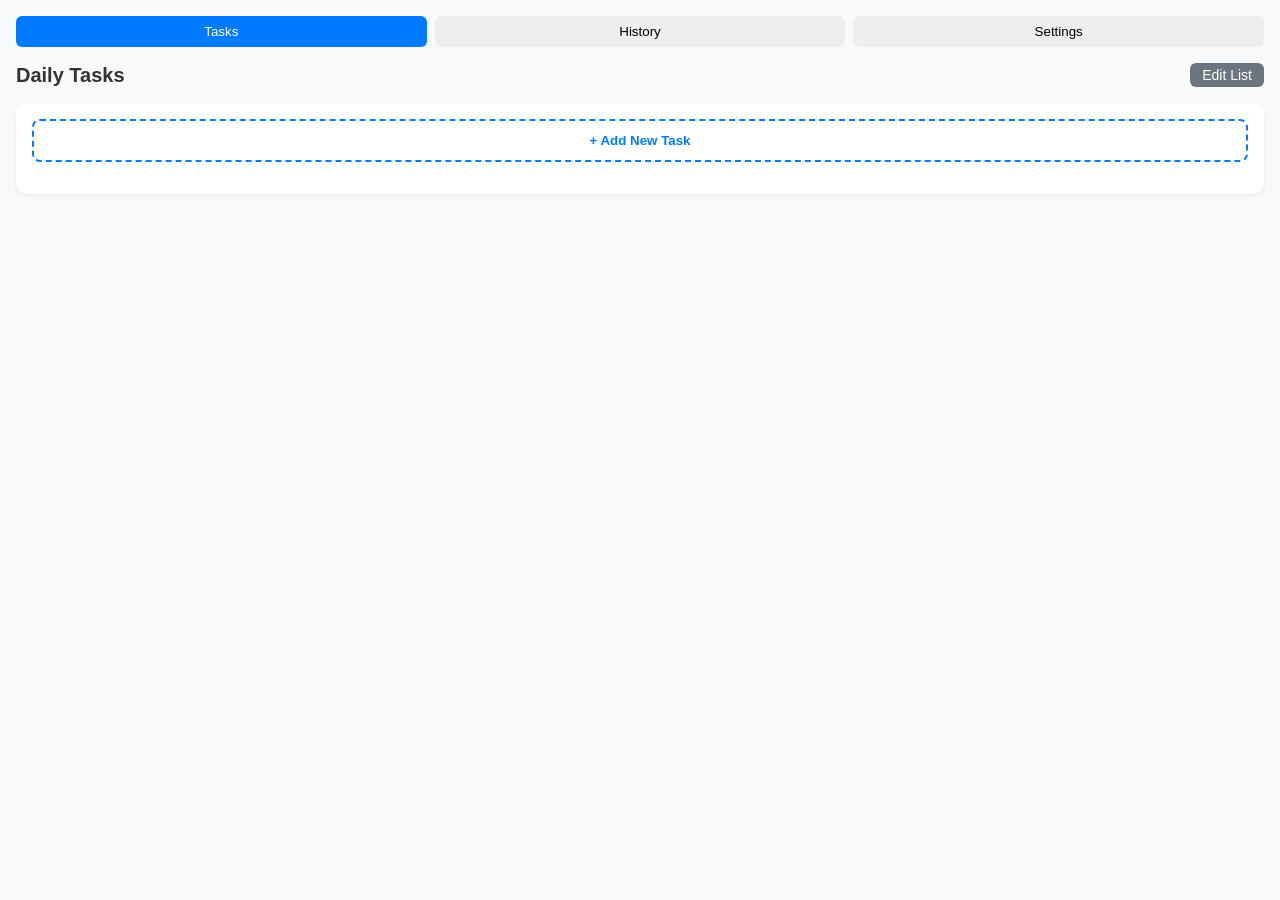
<file: app/src/main/assets/index.html>
<!DOCTYPE html>
<html lang="ja">
<head>
    <meta charset="UTF-8">
    <meta name="viewport" content="width=device-width, initial-scale=1.0">
    <title>Floating Task Manager</title>
    <link rel="stylesheet" href="style.css">
    <script src="translations.js"></script>
    <script src="app.js"></script>
    <script src="ui-core.js"></script>
    <script src="task-manager.js"></script>
    <script src="modal-manager.js"></script>
    <script src="history-manager.js"></script>
    <script src="system-handler.js"></script>
    <script src="settings-manager.js"></script>
    <script src="manager-renderer.js"></script>
</head>
<body>

    <!-- メロディ再生中の停止バナー -->
    <div id="melodyPlayingBanner" style="display: none; background: #f8d7da; color: #721c24; padding: 10px 16px; border-bottom: 1px solid #f5c6cb; font-size: 13px; align-items: center; justify-content: space-between; box-sizing: border-box;">
        <span>🎵 <span data-i18n="msg_melody_playing">メロディ再生中</span></span>
        <div style="display: flex; gap: 8px; align-items: center; flex-shrink: 0;">
            <!-- エンドレス再生時のみ表示するスヌーズボタン -->
            <button id="snoozeMelodyBtn" class="btn btn-secondary" style="display: none; font-size: 12px; padding: 4px 12px; white-space: nowrap; background: #ffc107; color: #212529; border: none; font-weight: bold; cursor: pointer;" onclick="snoozeMelodyFromBanner()" data-i18n="btn_snooze">スヌーズ</button>
            <button class="btn btn-secondary" style="font-size: 12px; padding: 4px 12px; white-space: nowrap; background: #dc3545; color: white; border: none; font-weight: bold; cursor: pointer;" onclick="stopMelodyFromBanner()" data-i18n="btn_stop">停止</button>
        </div>
    </div>

    <!-- 権限不足時の警告バナー -->
    <div id="permissionWarningBanner" style="display: none; background: #fff3cd; color: #856404; padding: 10px 16px; border-bottom: 1px solid #ffeeba; font-size: 13px; align-items: center; justify-content: space-between; box-sizing: border-box;">
        <span id="permissionWarningText" data-i18n="msg_permission_warning_banner">⚠️ 権限の一部が未設定のため、フローティング表示等の機能が制限されています。</span>
        <button class="btn btn-secondary" style="font-size: 12px; padding: 4px 10px; margin-left: 12px; white-space: nowrap; flex-shrink: 0; background: #856404; color: white; border: none;" onclick="location.href='permissions.html?from=settings'" data-i18n="btn_configure_permissions">設定する</button>
    </div>

    <!-- 管理画面 (全画面) -->
    <div id="manager-view">
        <div class="tab-container">
            <button id="tab-tasks" class="tab-btn active" onclick="switchTab('tasks')" data-i18n="tab_tasks">タスク</button>
            <button id="tab-history" class="tab-btn" onclick="switchTab('history')" data-i18n="tab_history">履歴</button>
            <button id="tab-settings" class="tab-btn" onclick="switchTab('settings')" data-i18n="tab_settings">設定</button>
        </div>

        <div id="tasks-content">
            <div style="display: flex; justify-content: space-between; align-items: center; margin-bottom: 16px;">
                <h1 style="margin: 0;" data-i18n="header_title">デイリータスク管理</h1>
                <button id="btn-toggle-edit" class="btn btn-secondary" onclick="openEditMenu()" style="padding: 4px 12px; font-size: 14px;" data-i18n="btn_edit_list">リストを編集</button>
            </div>
            <!-- エクスポート操作パネル -->
            <div id="export-controls" class="card" style="display: none; margin-bottom: 16px; background: #e7f3ff; border: 1px solid #b3d7ff;">
                <div style="display: flex; justify-content: space-between; align-items: center; flex-wrap: wrap; gap: 8px;">
                    <span id="export-panel-title" style="font-size: 14px; font-weight: bold; color: #0056b3;" data-i18n="panel_export_title">エクスポートするタスクを選択</span>
                    <div style="display: flex; gap: 8px;">
                        <button class="btn btn-secondary" onclick="toggleSelectAll()" style="padding: 4px 12px; font-size: 13px;" data-i18n="btn_select_all">全選択/解除</button>
                        <button class="btn btn-secondary" onclick="cancelBulkMode()" style="padding: 4px 12px; font-size: 13px;" data-i18n="btn_cancel">キャンセル</button>
                        <button id="btn-execute-action" class="btn btn-primary" onclick="executeExportTasks()" style="padding: 4px 12px; font-size: 13px;" data-i18n="btn_export_exec">エクスポート実行</button>
                    </div>
                </div>
            </div>
            <div class="card">
                <!-- 普段表示される追加ボタン -->
                <div id="addTaskTrigger" style="margin-bottom: 8px;">
                    <button class="btn" onclick="openTaskModal()" style="width: 100%; border: 2px dashed #007bff; background: transparent; color: #007bff; font-weight: bold; padding: 12px; border-radius: 8px;" data-i18n="btn_add_task">
                        ＋ 新しいタスクを追加
                    </button>
                </div>

                <ul id="managerTaskList" class="task-list"></ul>
            </div>
        </div>

        <div id="history-content" style="display: none;">
            <div style="display: flex; justify-content: space-between; align-items: center; margin-bottom: 16px;">
                <h1 id="history-title" style="margin: 0;" data-i18n="history_title">完了履歴</h1>
                <button id="btn-back-history" class="btn btn-secondary" onclick="renderHistory()" style="display: none; padding: 4px 12px; font-size: 14px;" data-i18n="btn_back">戻る</button>
            </div>
            <div id="calendar-view" style="display: none; margin-bottom: 20px;"></div>

            <!-- カレンダーのマーク設定 (カレンダー表示中のみ) -->
            <div id="calendar-mark-settings" class="card" style="display: none; margin-bottom: 20px;">
                <label for="calendarMarkInput" style="display: block; margin-bottom: 8px; font-size: 14px;" data-i18n="label_calendar_mark">カレンダーのマーク (記号や絵文字):</label>
                <input type="text" id="calendarMarkInput" placeholder="例: ⭕, ✔, ⭐" oninput="updateCalendarMark()" style="width: 100%; padding: 8px; border-radius: 6px; border: 1px solid #ddd; box-sizing: border-box;">
            </div>

            <!-- フィルターグループ -->
            <div id="history-filter" class="card" style="margin-bottom: 16px;">
                <div style="font-weight: bold; margin-bottom: 8px; font-size: 14px;" data-i18n="filter_title">フィルター</div>
                <div style="display: flex; flex-direction: column; gap: 12px;">
                    <!-- 期間フィルター -->
                    <div>
                        <label style="display: block; font-size: 12px; color: #666; margin-bottom: 4px;" data-i18n="filter_period">表示期間</label>
                        <div style="display: flex; gap: 8px; flex-wrap: wrap; align-items: center;">
                            <label style="font-size: 14px;"><input type="radio" name="filter-period" value="all" checked onchange="setHistoryPeriodFilter('all')"> <span data-i18n="filter_all">全期間</span></label>
                            <label style="font-size: 14px;"><input type="radio" name="filter-period" value="day" onchange="setHistoryPeriodFilter('day')"> <span data-i18n="filter_day">日</span></label>
                            <label style="font-size: 14px;"><input type="radio" name="filter-period" value="week" onchange="setHistoryPeriodFilter('week')"> <span data-i18n="filter_week">週</span></label>
                            <label style="font-size: 14px;"><input type="radio" name="filter-period" value="month" onchange="setHistoryPeriodFilter('month')"> <span data-i18n="filter_month">月</span></label>

                            <input type="date" id="filter-date" style="display: none; padding: 4px; border: 1px solid #ddd; border-radius: 4px; font-size: 13px;" onchange="updateHistoryFilterValue(this.value)">
                            <input type="week" id="filter-week" style="display: none; padding: 4px; border: 1px solid #ddd; border-radius: 4px; font-size: 13px;" onchange="updateHistoryFilterValue(this.value)">
                            <input type="month" id="filter-month" style="display: none; padding: 4px; border: 1px solid #ddd; border-radius: 4px; font-size: 13px;" onchange="updateHistoryFilterValue(this.value)">
                        </div>
                    </div>
                    <!-- タスク名フィルター -->
                    <div>
                        <label style="display: block; font-size: 12px; color: #666; margin-bottom: 4px;" data-i18n="filter_task_name">タスク名検索</label>
                        <input type="text" id="filter-task-query" style="width: 100%; padding: 8px; border: 1px solid #ddd; border-radius: 6px; font-size: 14px;" data-i18n-placeholder="placeholder_filter_task" placeholder="タスク名を入力..." oninput="updateHistoryQueryFilter(this.value)">
                    </div>
                </div>
            </div>

            <div class="card">
                <div id="history-summary" style="font-size: 13px; color: #666; margin-bottom: 8px; font-weight: bold;"></div>
                <div id="historyList"></div>
                <button id="btn-clear-history" class="btn btn-danger" style="margin-top: 12px; width: 100%;" onclick="clearHistory()" data-i18n="btn_clear_history">履歴を削除</button>
            </div>
        </div>

        <div id="settings-content" style="display: none;">
            <h1 data-i18n="settings_title">設定</h1>

            <div class="card" style="margin-bottom: 16px;">
                <div id="settings-main-view">
                    <!-- 1. 言語設定 -->
                    <div>
                        <label for="languageSelect" style="display: block; font-size: 13px; margin-bottom: 8px;" data-i18n="label_language">🌐 言語設定</label>
                        <select id="languageSelect" onchange="updateLanguagePreference()" style="width: 100%; padding: 8px; border-radius: 6px; border: 1px solid #ddd; background: white; font-size: 14px;">
                            <option value="system" data-i18n="lang_auto">自動 (システム設定)</option>
                            <option value="ja" data-i18n="lang_ja">日本語</option>
                            <option value="en" data-i18n="lang_en">English</option>
                        </select>
                    </div>

                    <div class="settings-grid">
                        <button class="setting-tile tile-perm" onclick="openPermissionsScreen()">
                            <span class="tile-icon">⚙️</span>
                            <span class="tile-label" data-i18n="label_system_permissions">システム権限</span>
                        </button>
                        <button class="setting-tile tile-float" onclick="openFloatingSettings()">
                            <span class="tile-icon">🔲</span>
                            <span class="tile-label" data-i18n="btn_floating_settings">ウィンドウ</span>
                        </button>
                        <button class="setting-tile tile-task" onclick="openNewTaskSettings()">
                            <span class="tile-icon">📋</span>
                            <span class="tile-label" data-i18n="btn_new_task_settings">タスク</span>
                        </button>
                        <button class="setting-tile tile-melody" onclick="openMelodySettings()">
                            <span class="tile-icon">🎵</span>
                            <span class="tile-label" data-i18n="btn_melody_settings">通知音</span>
                        </button>
                        <button class="setting-tile tile-history" onclick="openHistorySettings()">
                            <span class="tile-icon">📖</span>
                            <span class="tile-label" data-i18n="btn_history_settings">履歴</span>
                        </button>
                        <button class="setting-tile tile-reward" onclick="openRewardsScreen()">
                            <span class="tile-icon">🎁</span>
                            <span class="tile-label" data-i18n="btn_rewards">リワード</span>
                        </button>
                        <button class="setting-tile tile-data" onclick="openDataManagementScreen()">
                            <span class="tile-icon">💾</span>
                            <span class="tile-label" data-i18n="btn_data">データ</span>
                        </button>
                        <button class="setting-tile tile-dev" onclick="openDeveloperSettings()">
                            <span class="tile-icon">🛠️</span>
                            <span class="tile-label" data-i18n="btn_developer">開発者用</span>
                        </button>
                    </div>
                </div>
            </div>
        </div>
    </div>

    <!-- Edit Menu Modal -->
    <div id="editMenuModal" class="modal-overlay">
        <div class="modal-content" style="max-width: 250px;">
            <div class="modal-title" data-i18n="modal_edit_menu_title">リスト編集メニュー</div>
            <div style="display: flex; flex-direction: column; gap: 12px;">
                <button class="btn btn-secondary" onclick="startSortMode()" style="width: 100%; background: #f8f9fa; color: #333; border: 1px solid #ddd; text-align: left; padding: 12px;" data-i18n="btn_menu_sort">↕️ 並べ替え</button>
                <button class="btn btn-secondary" onclick="startExportMode()" style="width: 100%; background: #f8f9fa; color: #333; border: 1px solid #ddd; text-align: left; padding: 12px;" data-i18n="btn_menu_export">📤 タスクをエクスポート</button>
                <button class="btn btn-secondary" onclick="startRestore(true)" style="width: 100%; background: #f8f9fa; color: #333; border: 1px solid #ddd; text-align: left; padding: 12px;" data-i18n="btn_menu_import">📥 タスクをインポート</button>
                <button class="btn btn-secondary" onclick="startDeleteMode()" style="width: 100%; background: #fff5f5; color: #dc3545; border: 1px solid #ffdada; text-align: left; padding: 12px;" data-i18n="btn_menu_delete">🗑️ まとめて削除</button>
            </div>
            <div class="modal-actions" style="margin-top: 16px;">
                <button class="btn" onclick="closeEditMenu()" style="width: 100%;" data-i18n="btn_close">閉じる</button>
            </div>
        </div>
    </div>

    <!-- Custom Modal -->
    <div id="customModal" class="modal-overlay">
        <div class="modal-content">
            <div id="modalTitle" class="modal-title"></div>
            <label for="modalInput" style="display:none;">Input</label>
            <input type="text" id="modalInput" class="modal-input" style="display: none;" aria-labelledby="modalTitle">
            <label for="modalTextarea" style="display:none;">Textarea</label>
            <textarea id="modalTextarea" class="modal-input" style="display: none; height: 150px; resize: vertical;" aria-labelledby="modalTitle"></textarea>
            <div class="modal-actions">
                <button id="modalNeutralBtn" class="btn btn-secondary" style="display: none;"></button>
                <button id="modalCancelBtn" class="btn" onclick="closeModal()">キャンセル</button>
                <button id="modalConfirmBtn" class="btn btn-primary">OK</button>
            </div>
        </div>
    </div>

    <!-- Task Modal -->
    <div id="taskModal" class="modal-overlay">
        <div class="modal-content" style="max-width: 400px; width: 90%;">
            <div id="taskModalTitle" class="modal-title" data-i18n="task_modal_add">新しいタスクを追加</div>

            <!-- View Mode Container -->
            <div id="taskViewContainer" style="display: none;">
                <div id="viewTaskText" style="font-size: 18px; font-weight: bold; margin-bottom: 12px; word-break: break-all;"></div>
                <div id="viewTaskTimer" style="font-size: 14px; color: #666; margin-bottom: 12px; display: none;"></div>
                <div id="viewTaskDays" style="font-size: 14px; color: #666; margin-bottom: 12px; display: none; background: #f8f9fa; padding: 8px; border-radius: 6px; border: 1px solid #eee;"></div>
                <div id="viewTaskReminders" style="font-size: 14px; color: #666; margin-bottom: 12px; display: none; background: #f0f7ff; padding: 8px; border-radius: 6px;"></div>
                <div id="viewTaskLinks" style="font-size: 14px; color: #666; margin-bottom: 12px; display: none; background: #e7f3ff; padding: 8px; border-radius: 6px;"></div>
                <div id="viewNoteGroup">
                    <div style="color: #666; font-size: 12px; margin-bottom: 4px;" data-i18n="label_note">補足文章</div>
                    <div id="viewTaskNote" style="font-size: 14px; background: #f8f9fa; padding: 10px; border-radius: 6px; min-height: 40px; white-space: pre-wrap; margin-bottom: 20px; border: 1px solid #eee; word-break: break-all;"></div>
                </div>
            </div>

            <!-- Edit Mode Container -->
            <div id="taskEditContainer">
                <div class="input-group" style="margin-bottom: 12px;">
                    <label for="taskInput" style="display:none;" data-i18n="label_task_name">タスク名:</label>
                    <input type="text" id="taskInput" placeholder="タスク名を入力..." onkeydown="if(event.key==='Enter') addTask()" aria-label="新しいタスク名" data-i18n-placeholder="placeholder_task_name">
                </div>
                <div class="timer-group" id="timerGroup" style="margin-bottom: 12px;">
                    <label style="color: #666; font-size: 14px; display: block; margin-bottom: 8px;" data-i18n="label_timer">タイプ</label>
                    <select id="timerUnit" onchange="toggleTimerInput(true)" style="padding: 6px; border-radius: 6px; border: 1px solid #ddd; background: white; font-size: 14px;">
                        <option value="none" data-i18n="timer_none">デイリー</option>
                        <option value="duration" data-i18n="timer_duration">時間</option>
                        <option value="period" data-i18n="timer_period">日、週、月、年</option>
                        <option value="at" data-i18n="timer_at">時刻</option>
                    </select>
                    <input type="number" id="timerValue" class="timer-input" placeholder="数" min="1" style="display: none; padding: 6px; width: 60px; font-size: 14px;" aria-label="時間">
                    <button id="durationBtn" class="btn btn-secondary" style="display: none; padding: 6px 12px; font-size: 14px;" onclick="requestDurationPicker()" data-i18n="btn_set_duration">時間を設定</button>
                    <button id="periodBtn" class="btn btn-secondary" style="display: none; padding: 6px 12px; font-size: 14px;" onclick="requestPeriodPicker()" data-i18n="btn_set_period">期間を設定</button>
                    <input type="time" id="timeValue" style="display: none; padding: 6px; border-radius: 6px; border: 1px solid #ddd; background: white; font-size: 14px;" aria-label="時刻">
                    <div id="biweeklyGroup" style="display: none; align-items: center; gap: 8px; flex-wrap: wrap;">
                        <label for="referenceDate" id="referenceDateLabel" style="color: #666; font-size: 14px;" data-i18n="label_reference_date">基準日：</label>
                        <input type="date" id="referenceDate" style="padding: 6px; border-radius: 6px; border: 1px solid #ddd; background: white; font-size: 14px;" aria-label="基準日">
                        <button type="button" id="currentDateTimeBtn" class="btn btn-secondary" style="display: none; padding: 4px 8px; font-size: 12px;" onclick="setReferenceDateCurrentTime()" data-i18n="btn_current_time">現在時刻</button>
                    </div>
                    <div id="melodyGroup" style="margin-top: 12px; display: none;">
                        <label for="melodySelect" style="color: #666; font-size: 14px;" data-i18n="label_melody">メロディ：</label>
                        <div style="display: flex; gap: 8px; align-items: center;">
                            <select id="melodySelect" onchange="handleMelodyChange()" style="flex-grow: 1; padding: 6px; border-radius: 6px; border: 1px solid #ddd; background: white; font-size: 14px;">
                                <option value="none" data-i18n="melody_none">なし</option>
                                <option value="default" data-i18n="melody_default">デフォルト</option>
                                <option value="alarm" data-i18n="melody_alarm">アラーム音</option>
                                <option value="chime" data-i18n="melody_chime">チャイム</option>
                                <option value="custom" data-i18n="melody_custom">端末内から選択...</option>
                            </select>
                            <button id="btn-test-melody" class="btn btn-secondary" style="padding: 6px 12px; font-size: 12px; white-space: nowrap;" onclick="toggleMelodyTest()" data-i18n="btn_test_melody">テスト</button>
                        </div>
                        <div id="customMelodyName" style="font-size: 11px; color: #666; margin-top: 4px; display: none;"></div>
                        <div style="margin-top: 8px;">
                            <label for="melodyMode" style="color: #666; font-size: 13px;" data-i18n="label_melody_mode">鳴らし方：</label>
                            <select id="melodyMode" style="width: 100%; padding: 6px; border-radius: 6px; border: 1px solid #ddd; background: white; font-size: 14px;">
                                <option value="once" data-i18n="melody_mode_once">1回のみ</option>
                                <option value="loop" data-i18n="melody_mode_loop">停止するまでエンドレス</option>
                            </select>
                        </div>
                        <div id="taskAudioAttributeGroup" style="margin-top: 8px; display: none;">
                            <label for="taskAudioAttribute" style="color: #666; font-size: 13px;" data-i18n="label_audio_attribute">オーディオ属性：</label>
                            <select id="taskAudioAttribute" style="width: 100%; padding: 6px; border-radius: 6px; border: 1px solid #ddd; background: white; font-size: 14px;">
                                <option value="default" data-i18n="audio_attr_default">デフォルト (設定に従う)</option>
                                <option value="alarm" data-i18n="audio_attr_alarm">アラーム</option>
                                <option value="notification" data-i18n="audio_attr_notification">通知</option>
                                <option value="media" data-i18n="audio_attr_media">メディア</option>
                            </select>
                        </div>
                    </div>
                </div>
                <div id="reminderGroup" style="margin-bottom: 12px; display: none; border-top: 1px solid #eee; padding-top: 12px;">
                    <label style="color: #666; font-size: 14px; display: block; margin-bottom: 8px;" data-i18n="label_reminder_notifications">リマインド通知：</label>
                    <div id="reminderList"></div>
                    <button class="btn btn-secondary" onclick="addReminderItem()" style="width: 100%; font-size: 13px; margin-top: 4px;" data-i18n="btn_add_reminder">＋通知を追加</button>
                </div>
                <div id="commentConfigGroup" style="margin-bottom: 12px; border-top: 1px solid #eee; padding-top: 12px;">
                    <label style="color: #666; font-size: 14px; display: block; margin-bottom: 8px;" data-i18n="label_comment_config">コメント記入欄：</label>
                    <div>
                        <label style="display: flex; align-items: center; gap: 8px; font-size: 14px; cursor: pointer;">
                            <input type="checkbox" id="showCommentOnCheck">
                            <span data-i18n="label_show_comment_on_check">チェックを入れた時にコメント記入欄を表示</span>
                        </label>
                    </div>
                </div>
                <div id="daysGroup" style="margin-bottom: 12px; border-top: 1px solid #eee; padding-top: 12px;">
                    <label style="color: #666; font-size: 14px; display: block; margin-bottom: 8px;" data-i18n="label_reset_days">曜日：</label>
                    <div style="display: flex; flex-wrap: wrap; align-items: center;">
                        <label style="font-size: 14px; display: inline-flex; align-items: center; gap: 4px; padding: 4px 6px; margin: 6px 4px; cursor: pointer;"><input type="checkbox" class="reset-day-check" value="0"> <span data-i18n="calendar_sun">日</span></label>
                        <label style="font-size: 14px; display: inline-flex; align-items: center; gap: 4px; padding: 4px 6px; margin: 6px 4px; cursor: pointer;"><input type="checkbox" class="reset-day-check" value="1"> <span data-i18n="calendar_mon">月</span></label>
                        <label style="font-size: 14px; display: inline-flex; align-items: center; gap: 4px; padding: 4px 6px; margin: 6px 4px; cursor: pointer;"><input type="checkbox" class="reset-day-check" value="2"> <span data-i18n="calendar_tue">火</span></label>
                        <label style="font-size: 14px; display: inline-flex; align-items: center; gap: 4px; padding: 4px 6px; margin: 6px 4px; cursor: pointer;"><input type="checkbox" class="reset-day-check" value="3"> <span data-i18n="calendar_wed">水</span></label>
                        <label style="font-size: 14px; display: inline-flex; align-items: center; gap: 4px; padding: 4px 6px; margin: 6px 4px; cursor: pointer;"><input type="checkbox" class="reset-day-check" value="4"> <span data-i18n="calendar_thu">木</span></label>
                        <label style="font-size: 14px; display: inline-flex; align-items: center; gap: 4px; padding: 4px 6px; margin: 6px 4px; cursor: pointer;"><input type="checkbox" class="reset-day-check" value="5"> <span data-i18n="calendar_fri">金</span></label>
                        <label style="font-size: 14px; display: inline-flex; align-items: center; gap: 4px; padding: 4px 6px; margin: 6px 4px; cursor: pointer;"><input type="checkbox" class="reset-day-check" value="6"> <span data-i18n="calendar_sat">土</span></label>
                    </div>
                </div>
                <div id="hyperlinkGroup" style="margin-bottom: 12px; border-top: 1px solid #eee; padding-top: 12px;">
                    <label style="color: #666; font-size: 14px; display: block; margin-bottom: 8px;" data-i18n="label_hyperlinks">ハイパーリンク：</label>
                    <div id="hyperlinkList"></div>
                    <button class="btn btn-secondary" onclick="addHyperlinkItem()" style="width: 100%; font-size: 13px; margin-top: 4px;" data-i18n="btn_add_link">＋リンクを追加</button>
                </div>
                <div id="noteGroup" style="margin-bottom: 20px;">
                    <label style="color: #666; font-size: 14px; display: block; margin-bottom: 8px;" data-i18n="label_note">補足文章</label>
                    <textarea id="taskNote" placeholder="補足情報を入力..." style="width: 100%; padding: 8px; border: 1px solid #ddd; border-radius: 6px; font-size: 14px; height: 120px; resize: none; box-sizing: border-box;" data-i18n-placeholder="placeholder_note"></textarea>
                </div>
                <div style="margin-bottom: 12px; text-align: center;">
                    <button id="btn-toggle-extended" class="btn btn-secondary" style="font-size: 12px; padding: 4px 12px; background: none; border: 1px solid #ccc; color: #888;" onclick="toggleExtendedItems()" data-i18n="btn_show_extended_items">拡張項目を表示</button>
                </div>
            </div>
            <div class="modal-actions" style="display: flex; gap: 8px; justify-content: flex-end; align-items: center;">
                <button id="modalEditBtn" class="btn" style="background: none; border: none; font-size: 24px; padding: 0; display: none;" onclick="switchToEditMode()" title="編集">✏️</button>
                <button id="modalHistoryBtn" class="btn" style="background: none; border: none; font-size: 24px; padding: 0; display: none;" onclick="viewHistoryFromModal()" title="履歴・カレンダーを表示">📅</button>
                <button id="modalDeleteBtn" class="btn" style="background: none; border: none; font-size: 24px; padding: 0; display: none;" onclick="deleteTaskFromModal()" title="タスクを削除">🗑️</button>
                <button class="btn btn-secondary" onclick="closeTaskModal()" data-i18n="btn_cancel">キャンセル</button>
                <button id="taskModalConfirmBtn" class="btn btn-primary" onclick="addTask()" data-i18n="btn_add">追加</button>
            </div>
        </div>
    </div>

    <script>
        /**
         * Core Initialization Call
         */
        if (document.readyState === 'loading') {
            document.addEventListener('DOMContentLoaded', () => {
                initializeApp();
                if (typeof updateStorageUsage === 'function') updateStorageUsage();
            });
        } else {
            setTimeout(() => {
                initializeApp();
                if (typeof updateStorageUsage === 'function') updateStorageUsage();
            }, 50);
        }
    </script>
</body>
</html>
</file>
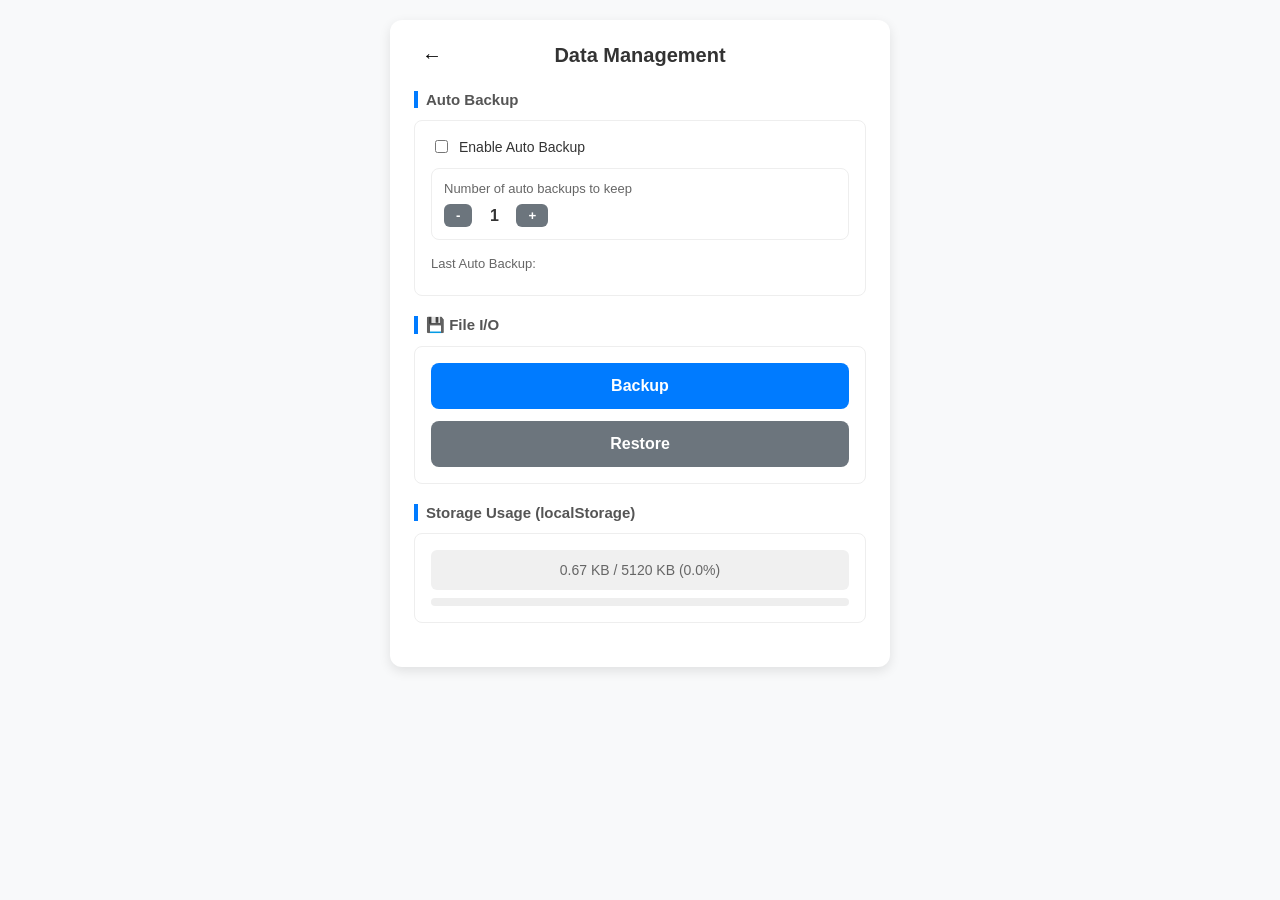
<file: app/src/main/assets/data-management.html>
<!DOCTYPE html>
<html lang="ja">
<head>
    <meta charset="UTF-8">
    <meta name="viewport" content="width=device-width, initial-scale=1.0">
    <title>Floating Task - Data Management</title>
    <link rel="stylesheet" href="style.css">
    <script src="translations.js"></script>
    <script src="app.js"></script>
    <script src="ui-core.js"></script>
    <script src="modal-manager.js"></script>
    <script src="system-handler.js"></script>
    <script src="settings-manager.js"></script>
    <style>
        html, body {
            overflow: auto !important;
            height: auto !important;
        }
        body {
            background-color: #f8f9fa;
            padding: 20px 20px 40px 20px;
            font-family: 'Helvetica Neue', Arial, 'Hiragino Kaku Gothic ProN', 'Hiragino Sans', Meiryo, sans-serif;
            color: #333;
            margin: 0;
            overflow-x: hidden;
            display: block;
        }
        .container {
            max-width: 500px;
            margin: 0 auto;
            background: white;
            padding: 24px;
            border-radius: 12px;
            box-shadow: 0 4px 12px rgba(0,0,0,0.1);
        }
        h1 {
            font-size: 20px;
            margin: 0;
            text-align: center;
        }
        .header {
            display: flex;
            align-items: center;
            margin-bottom: 24px;
            justify-content: center;
            position: relative;
        }
        .btn-back {
            position: absolute;
            left: 0;
            background: none;
            border: none;
            font-size: 20px;
            cursor: pointer;
            padding: 8px;
        }
        .section-title {
            font-weight: bold;
            font-size: 15px;
            margin-bottom: 12px;
            color: #555;
            border-left: 4px solid #007bff;
            padding-left: 8px;
        }
        .data-card {
            background: #fff;
            border: 1px solid #eee;
            border-radius: 8px;
            padding: 16px;
            margin-bottom: 20px;
        }
        .btn-large {
            width: 100%;
            padding: 14px;
            font-size: 16px;
            font-weight: bold;
            border-radius: 8px;
            cursor: pointer;
            border: none;
            transition: transform 0.1s;
        }
        .btn-large:active {
            transform: scale(0.98);
        }
        .btn-backup {
            background-color: #007bff;
            color: white;
            margin-bottom: 12px;
        }
        .btn-restore {
            background-color: #6c757d;
            color: white;
        }
        .storage-info {
            font-size: 14px;
            color: #666;
            background: #f0f0f0;
            padding: 12px;
            border-radius: 6px;
            text-align: center;
            margin-bottom: 8px;
        }
        .progress-container {
            width: 100%;
            height: 8px;
            background: #eee;
            border-radius: 4px;
            overflow: hidden;
        }
        .progress-bar {
            width: 0%;
            height: 100%;
            background: #007bff;
            transition: width 0.5s ease-out;
        }

        /* Custom Modal Styles (shared) */
        .modal-overlay {
            display: none;
            position: fixed;
            top: 0; left: 0; width: 100%; height: 100%;
            background: rgba(0,0,0,0.5);
            z-index: 2000;
            align-items: center;
            justify-content: center;
        }
        .modal-content {
            background: white;
            padding: 20px;
            border-radius: 12px;
            width: 90%;
            max-width: 450px;
            max-height: 85vh;
            overflow-y: auto;
        }
        .modal-title { font-weight: bold; margin-bottom: 12px; white-space: pre-wrap; }
        .modal-input {
            width: 100%;
            padding: 8px;
            margin-bottom: 16px;
            border: 1px solid #ddd;
            border-radius: 4px;
            box-sizing: border-box;
        }
        .modal-actions { display: flex; justify-content: flex-end; gap: 8px; }
        .preview-section {
            margin-bottom: 16px;
            padding: 8px;
            background: #f9f9f9;
            border-radius: 8px;
            font-size: 13px;
        }
        .preview-title {
            font-weight: bold;
            margin-bottom: 8px;
            display: flex;
            align-items: center; gap: 8px;
        }
        .preview-item { margin-left: 24px; color: #555; white-space: pre-wrap; }
    </style>
</head>
<body>
    <div class="container">
        <div class="header">
            <button class="btn-back" onclick="goBack()">←</button>
            <h1 data-i18n="data_management_title">データ管理</h1>
        </div>

        <div class="section-title" data-i18n="label_auto_backup">自動バックアップ</div>
        <div class="data-card">
            <label style="display: flex; align-items: center; gap: 8px; font-size: 14px; cursor: pointer; margin-bottom: 12px;">
                <input type="checkbox" id="autoBackupToggle" onchange="updateAutoBackupEnabled(this.checked)">
                <span data-i18n="label_enable_auto_backup">自動バックアップを有効にする</span>
            </label>

            <div style="margin-bottom: 16px; padding: 12px; background: #fff; border: 1px solid #eee; border-radius: 8px;">
                <div style="font-size: 13px; color: #666; margin-bottom: 8px;" data-i18n="label_auto_backup_count">自動バックアップの保持数</div>
                <div style="display: flex; align-items: center; gap: 12px;">
                    <button class="btn btn-secondary" onclick="adjustAutoBackupCount(-1)" style="padding: 4px 12px; font-weight: bold;">-</button>
                    <div id="autoBackupCountDisplay" style="font-size: 16px; font-weight: bold; min-width: 20px; text-align: center;">1</div>
                    <button class="btn btn-secondary" onclick="adjustAutoBackupCount(1)" style="padding: 4px 12px; font-weight: bold;">+</button>
                </div>
            </div>

            <div style="font-size: 13px; color: #666; margin-bottom: 8px;" data-i18n="label_last_auto_backup">最終自動バックアップ日時：</div>
            <div id="autoBackupList" style="display: flex; flex-direction: column; gap: 8px;">
                <!-- List of backups populated by JS -->
            </div>
        </div>

        <div class="section-title" data-i18n="label_data_management">バックアップ・復元</div>
        <div class="data-card">
            <button class="btn-large btn-backup" onclick="exportData()" data-i18n="btn_backup">バックアップ</button>
            <button class="btn-large btn-restore" onclick="startRestore(false)" data-i18n="btn_restore">復元</button>
        </div>

        <div class="section-title" data-i18n="label_storage_usage">ストレージ使用量 (localStorage)</div>
        <div class="data-card">
            <div id="storage-usage-info" class="storage-info">--- KB / --- KB (---%)</div>
            <div class="progress-container">
                <div id="storage-usage-bar" class="progress-bar"></div>
            </div>
        </div>
    </div>

    <!-- Custom Modal (for confirmation dialogs) -->
    <div id="customModal" class="modal-overlay">
        <div class="modal-content">
            <div id="modalTitle" class="modal-title"></div>
            <input type="text" id="modalInput" class="modal-input" style="display: none;">
            <textarea id="modalTextarea" class="modal-input" style="display: none; height: 150px; resize: vertical;"></textarea>
            <div class="modal-actions">
                <button id="modalNeutralBtn" class="btn btn-secondary" style="display: none;"></button>
                <button id="modalCancelBtn" class="btn" onclick="closeModal()" data-i18n="btn_cancel">キャンセル</button>
                <button id="modalConfirmBtn" class="btn btn-primary">OK</button>
            </div>
        </div>
    </div>

    <script>
        function goBack() {
            if (typeof Android !== 'undefined' && Android.stopFloatingWindow) {
                Android.stopFloatingWindow();
            }
            location.href = 'index.html?tab=settings';
        }

        // Android のバックボタン対応
        function handleBack() {
            goBack();
            return true;
        }

        function updateAutoBackupUI() {
            if (typeof Android === 'undefined') return;

            const enabled = Android.isAutoBackupEnabled ? Android.isAutoBackupEnabled() : true;
            const count = Android.getAutoBackupCount ? Android.getAutoBackupCount() : 1;
            const listStr = Android.getAutoBackupList ? Android.getAutoBackupList() : "[]";

            let list = [];
            try { list = JSON.parse(listStr); } catch(e) {}

            const toggle = document.getElementById('autoBackupToggle');
            const countEl = document.getElementById('autoBackupCountDisplay');
            const listContainer = document.getElementById('autoBackupList');

            if (toggle) toggle.checked = enabled;
            if (countEl) countEl.textContent = count;

            if (listContainer) {
                if (list.length > 0) {
                    listContainer.innerHTML = list.map(ts => {
                        const dateStr = new Date(parseInt(ts)).toLocaleString();
                        return `<div onclick="restoreFromAutoBackup('${ts}')" style="font-size: 14px; color: #007bff; text-decoration: underline; cursor: pointer; background: #f0f7ff; padding: 10px; border-radius: 6px; text-align: center; border: 1px dashed #007bff;">${dateStr}</div>`;
                    }).join('');
                } else {
                    listContainer.innerHTML = '<div style="font-size: 14px; color: #999; text-align: center; padding: 10px;">---</div>';
                }
            }
        }

        function adjustAutoBackupCount(delta) {
            if (typeof Android === 'undefined' || !Android.getAutoBackupCount || !Android.setAutoBackupCount) return;
            let current = Android.getAutoBackupCount();
            let next = Math.max(1, Math.min(5, current + delta));
            Android.setAutoBackupCount(next);
            updateAutoBackupUI();
        }

        function updateAutoBackupEnabled(enabled) {
            if (typeof Android !== 'undefined' && Android.setAutoBackupEnabled) {
                Android.setAutoBackupEnabled(enabled);
                if (enabled) {
                    // ONにした直後にバックアップを実行
                    if (typeof checkAutoBackup === 'function') checkAutoBackup();
                }
                updateAutoBackupUI();
            }
        }

        document.addEventListener('DOMContentLoaded', () => {
            applyLanguage();
            // データ更新
            tasks = JSON.parse(localStorage.getItem('tasks') || '[]');
            history = JSON.parse(localStorage.getItem('taskHistory') || '[]');
            calendarMark = localStorage.getItem('calendarMark') || '⭕';
            bgThresholds = JSON.parse(localStorage.getItem('bgThresholds') || '[]');
            showAllInFloating = localStorage.getItem('showAllInFloating') === 'true';

            updateAutoBackupUI();
            if (typeof updateStorageUsage === 'function') {
                updateStorageUsage();
            }
        });

        // 定期的に容量と自動バックアップの状態をチェック
        setInterval(() => {
            if (typeof updateStorageUsage === 'function') updateStorageUsage();
            updateAutoBackupUI();
        }, 2000);
    </script>
</body>
</html>
</file>
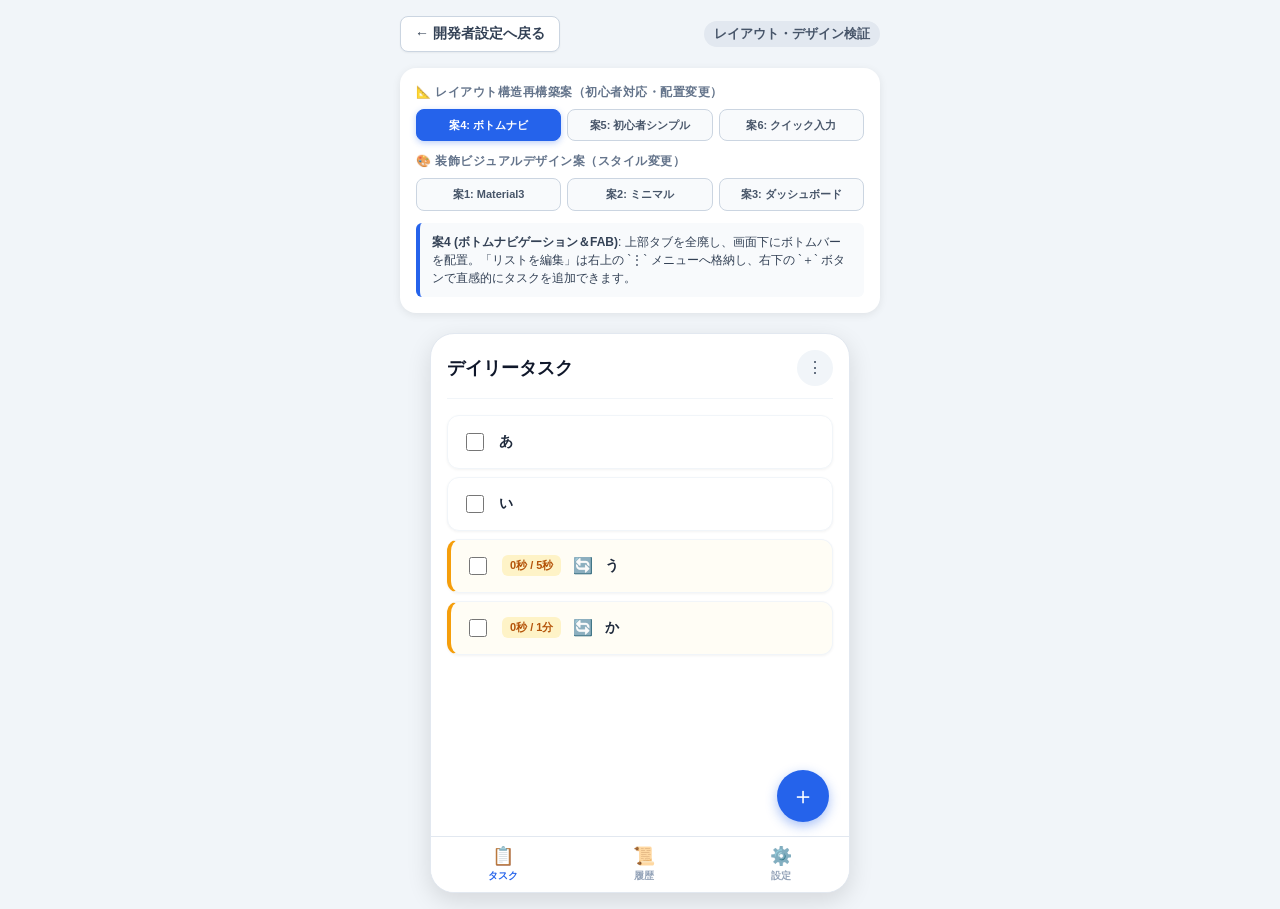
<file: app/src/main/assets/design-proposals.html>
<!DOCTYPE html>
<html lang="ja">
<head>
    <meta charset="UTF-8">
    <meta name="viewport" content="width=device-width, initial-scale=1.0">
    <title>Floating Task - デザイン・レイアウト案確認</title>
    <style>
        * {
            box-sizing: border-box;
        }
        body {
            margin: 0;
            padding: 16px;
            font-family: -apple-system, BlinkMacSystemFont, "Segoe UI", Roboto, "Helvetica Neue", Arial, sans-serif;
            background-color: #f1f5f9;
            color: #1e293b;
        }
        .app-header {
            display: flex;
            align-items: center;
            justify-content: space-between;
            max-width: 480px;
            margin: 0 auto 16px auto;
        }
        .btn-back {
            background: #ffffff;
            border: 1px solid #cbd5e1;
            padding: 8px 14px;
            border-radius: 8px;
            font-size: 14px;
            font-weight: 600;
            color: #334155;
            cursor: pointer;
            display: flex;
            align-items: center;
            gap: 6px;
            box-shadow: 0 1px 2px rgba(0,0,0,0.05);
        }
        .btn-back:hover {
            background: #f8fafc;
        }
        .page-title-badge {
            font-size: 13px;
            font-weight: 700;
            background: #e2e8f0;
            color: #475569;
            padding: 4px 10px;
            border-radius: 20px;
        }

        /* デザイン案切り替えコントロール */
        .proposal-selector-card {
            max-width: 480px;
            margin: 0 auto 20px auto;
            background: #ffffff;
            padding: 16px;
            border-radius: 16px;
            box-shadow: 0 2px 8px rgba(0,0,0,0.08);
        }
        .category-title {
            font-size: 12px;
            font-weight: 800;
            color: #64748b;
            margin-bottom: 8px;
            text-transform: uppercase;
            letter-spacing: 0.5px;
            display: flex;
            align-items: center;
            gap: 6px;
        }
        .proposal-buttons-grid {
            display: grid;
            grid-template-columns: repeat(3, 1fr);
            gap: 6px;
            margin-bottom: 12px;
        }
        .btn-proposal {
            padding: 8px 4px;
            border: 1px solid #cbd5e1;
            background: #f8fafc;
            color: #475569;
            border-radius: 8px;
            font-size: 11px;
            font-weight: 700;
            cursor: pointer;
            text-align: center;
            transition: all 0.2s ease;
            line-height: 1.3;
        }
        .btn-proposal.active {
            background: #2563eb;
            color: #ffffff;
            border-color: #2563eb;
            box-shadow: 0 2px 6px rgba(37,99,235,0.3);
        }
        .proposal-description {
            font-size: 12px;
            color: #334155;
            padding: 10px 12px;
            background: #f8fafc;
            border-left: 4px solid #2563eb;
            border-radius: 6px;
            line-height: 1.5;
        }

        /* プレビューコンテナ */
        .preview-wrapper {
            max-width: 420px;
            margin: 0 auto;
            background: #ffffff;
            border-radius: 24px;
            box-shadow: 0 8px 24px rgba(0,0,0,0.12);
            overflow: hidden;
            border: 1px solid #e2e8f0;
            min-height: 560px;
            position: relative;
        }

        /* 各案の表示制御 */
        .proposal-view {
            display: none;
            padding: 16px;
            padding-bottom: 70px; /* ボトムナビ用に下部余白確保 */
        }
        .proposal-view.active {
            display: block;
        }

        /* ==========================================================================
           案 4: ボトムナビゲーション＆FAB (スマートアプリ風)
           ========================================================================== */
        .m4-container {
            font-family: -apple-system, BlinkMacSystemFont, sans-serif;
        }
        .m4-header {
            display: flex;
            align-items: center;
            justify-content: space-between;
            padding-bottom: 12px;
            border-bottom: 1px solid #f1f5f9;
            margin-bottom: 16px;
        }
        .m4-title {
            font-size: 18px;
            font-weight: 800;
            color: #0f172a;
        }
        .m4-btn-icon {
            background: #f1f5f9;
            border: none;
            width: 36px;
            height: 36px;
            border-radius: 50%;
            display: flex;
            align-items: center;
            justify-content: center;
            font-size: 16px;
            cursor: pointer;
            color: #475569;
        }
        .m4-task-card {
            background: #ffffff;
            border-radius: 12px;
            padding: 14px;
            margin-bottom: 8px;
            display: flex;
            align-items: center;
            gap: 12px;
            border: 1px solid #f1f5f9;
            box-shadow: 0 1px 3px rgba(0,0,0,0.05);
        }
        .m4-task-card.timer {
            border-left: 4px solid #f59e0b;
            background: #fffdf5;
        }
        .m4-fab {
            position: absolute;
            bottom: 70px;
            right: 20px;
            width: 52px;
            height: 52px;
            border-radius: 26px;
            background: #2563eb;
            color: #ffffff;
            border: none;
            font-size: 24px;
            font-weight: 300;
            display: flex;
            align-items: center;
            justify-content: center;
            box-shadow: 0 4px 12px rgba(37,99,235,0.4);
            cursor: pointer;
            z-index: 10;
        }
        .m4-bottom-nav {
            position: absolute;
            bottom: 0;
            left: 0;
            right: 0;
            height: 56px;
            background: #ffffff;
            border-top: 1px solid #e2e8f0;
            display: flex;
            align-items: center;
            justify-content: space-around;
        }
        .m4-nav-item {
            display: flex;
            flex-direction: column;
            align-items: center;
            font-size: 10px;
            font-weight: 700;
            color: #94a3b8;
            cursor: pointer;
            gap: 2px;
        }
        .m4-nav-item.active {
            color: #2563eb;
        }
        .m4-nav-icon {
            font-size: 18px;
        }

        /* ==========================================================================
           案 5: 初心者最優先シンプル (自然なインライン動線)
           ========================================================================== */
        .m5-container {
            font-family: -apple-system, BlinkMacSystemFont, sans-serif;
        }
        .m5-header {
            display: flex;
            align-items: center;
            justify-content: space-between;
            margin-bottom: 20px;
        }
        .m5-title {
            font-size: 20px;
            font-weight: 800;
            color: #0f172a;
        }
        .m5-nav-links {
            display: flex;
            gap: 8px;
        }
        .m5-nav-btn {
            background: #f1f5f9;
            border: none;
            padding: 6px 12px;
            border-radius: 20px;
            font-size: 12px;
            font-weight: 700;
            color: #475569;
            cursor: pointer;
        }
        .m5-task-list {
            background: #ffffff;
            border-radius: 16px;
            border: 1px solid #e2e8f0;
            padding: 12px;
            box-shadow: 0 2px 8px rgba(0,0,0,0.04);
            margin-bottom: 16px;
        }
        .m5-task-item {
            display: flex;
            align-items: center;
            gap: 12px;
            padding: 10px 4px;
            border-bottom: 1px solid #f1f5f9;
        }
        .m5-task-item:last-child {
            border-bottom: none;
        }
        .m5-add-card {
            background: #2563eb;
            color: #ffffff;
            border: none;
            width: 100%;
            padding: 14px;
            border-radius: 12px;
            font-size: 14px;
            font-weight: 700;
            cursor: pointer;
            display: flex;
            align-items: center;
            justify-content: center;
            gap: 6px;
            box-shadow: 0 3px 10px rgba(37,99,235,0.25);
            margin-bottom: 12px;
        }
        .m5-btn-edit-subtle {
            background: transparent;
            border: none;
            color: #64748b;
            font-size: 12px;
            font-weight: 600;
            width: 100%;
            text-align: center;
            padding: 8px;
            cursor: pointer;
            text-decoration: underline;
        }

        /* ==========================================================================
           案 6: クイック入力ボックス (スピード入力＆インライン配置)
           ========================================================================== */
        .m6-container {
            font-family: -apple-system, BlinkMacSystemFont, sans-serif;
        }
        .m6-tabs {
            display: flex;
            background: #f1f5f9;
            padding: 4px;
            border-radius: 12px;
            margin-bottom: 16px;
        }
        .m6-tab {
            flex: 1;
            text-align: center;
            padding: 8px 0;
            font-size: 13px;
            font-weight: 700;
            color: #64748b;
            border-radius: 8px;
            cursor: pointer;
        }
        .m6-tab.active {
            background: #ffffff;
            color: #0f172a;
            box-shadow: 0 1px 3px rgba(0,0,0,0.1);
        }

        .m6-quick-add {
            display: flex;
            gap: 8px;
            margin-bottom: 16px;
        }
        .m6-input {
            flex: 1;
            padding: 10px 14px;
            border: 1px solid #cbd5e1;
            border-radius: 10px;
            font-size: 14px;
            outline: none;
        }
        .m6-btn-add {
            background: #2563eb;
            color: #ffffff;
            border: none;
            padding: 10px 16px;
            border-radius: 10px;
            font-size: 13px;
            font-weight: 700;
            cursor: pointer;
            white-space: nowrap;
        }
        .m6-sub-header {
            display: flex;
            justify-content: space-between;
            align-items: center;
            margin-bottom: 8px;
            padding: 0 4px;
        }
        .m6-count {
            font-size: 12px;
            font-weight: 700;
            color: #64748b;
        }
        .m6-btn-edit-link {
            background: none;
            border: none;
            color: #2563eb;
            font-size: 12px;
            font-weight: 700;
            cursor: pointer;
        }

        /* 共通バッジ・共通要素用 */
        .timer-badge {
            background: #fef3c7;
            color: #b45309;
            font-size: 11px;
            font-weight: 800;
            padding: 3px 8px;
            border-radius: 6px;
        }
        .task-text {
            font-size: 14px;
            font-weight: 600;
            color: #1e293b;
            flex-grow: 1;
        }
        .task-checkbox {
            width: 18px;
            height: 18px;
            accent-color: #2563eb;
            cursor: pointer;
        }

        /* ==========================================================================
           案 1, 案 2, 案 3 (ビジュアルスタイル案)
           ========================================================================== */
        .m1-tabs { display: flex; background: #e9eef6; border-radius: 28px; padding: 4px; margin-bottom: 16px; }
        .m1-tab { flex: 1; padding: 8px 0; text-align: center; font-size: 13px; font-weight: 600; color: #444746; border-radius: 24px; cursor: pointer; }
        .m1-tab.active { background: #0b57d0; color: #ffffff; }
        .m1-header { display: flex; align-items: center; justify-content: space-between; margin-bottom: 12px; }
        .m1-btn-edit { background: #e1e3e1; color: #1d1b20; border: none; padding: 6px 12px; border-radius: 20px; font-size: 12px; font-weight: 600; }
        .m1-banner { background: #fce8e6; color: #c5221f; border-radius: 12px; padding: 10px; margin-bottom: 12px; text-align: center; font-size: 12px; font-weight: 700; }

        .m2-tabs { display: flex; border-bottom: 2px solid #e2e8f0; margin-bottom: 16px; }
        .m2-tab { flex: 1; padding: 8px 0; text-align: center; font-size: 13px; font-weight: 600; color: #64748b; cursor: pointer; }
        .m2-tab.active { color: #2563eb; border-bottom: 2px solid #2563eb; font-weight: 700; }
        .m2-header { display: flex; align-items: center; justify-content: space-between; margin-bottom: 12px; }
        .m2-banner { background: #fef2f2; border: 1px solid #fecdd3; color: #e11d48; border-radius: 10px; padding: 10px; margin-bottom: 12px; text-align: center; font-size: 12px; font-weight: 700; }

        .m3-summary { background: linear-gradient(135deg, #4f46e5 0%, #6366f1 100%); color: #ffffff; border-radius: 14px; padding: 14px; margin-bottom: 12px; }
        .m3-summary-title { font-size: 15px; font-weight: 800; }
    </style>
</head>
<body>

    <div class="app-header">
        <button class="btn-back" onclick="goBackToSettings()">← 開発者設定へ戻る</button>
        <span class="page-title-badge">レイアウト・デザイン検証</span>
    </div>

    <!-- デザイン案切り替えコントロール -->
    <div class="proposal-selector-card">
        <div class="category-title">📐 レイアウト構造再構築案（初心者対応・配置変更）</div>
        <div class="proposal-buttons-grid">
            <button class="btn-proposal active" onclick="switchProposal(4)">案4: ボトムナビ</button>
            <button class="btn-proposal" onclick="switchProposal(5)">案5: 初心者シンプル</button>
            <button class="btn-proposal" onclick="switchProposal(6)">案6: クイック入力</button>
        </div>

        <div class="category-title" style="margin-top: 12px;">🎨 装飾ビジュアルデザイン案（スタイル変更）</div>
        <div class="proposal-buttons-grid">
            <button class="btn-proposal" onclick="switchProposal(1)">案1: Material3</button>
            <button class="btn-proposal" onclick="switchProposal(2)">案2: ミニマル</button>
            <button class="btn-proposal" onclick="switchProposal(3)">案3: ダッシュボード</button>
        </div>

        <div id="proposalDesc" class="proposal-description">
            <strong>案4 (ボトムナビゲーション＆FAB)</strong>: 上部タブを全廃し、画面下にボトムバーを配置。「リストを編集」は右上の `⋮` メニューへ格納し、右下の `＋` ボタンで直感的にタスクを追加できます。
        </div>
    </div>

    <!-- プレビュー枠 -->
    <div class="preview-wrapper">

        <!-- ==========================================================================
             案 4: ボトムナビゲーション＆FAB (スマートアプリ風)
             ========================================================================== -->
        <div id="proposal-4" class="proposal-view active m4-container">
            <div class="m4-header">
                <div class="m4-title">デイリータスク</div>
                <button class="m4-btn-icon" title="メニュー">⋮</button>
            </div>

            <div class="m4-task-card">
                <input type="checkbox" class="task-checkbox">
                <span class="task-text">あ</span>
            </div>
            <div class="m4-task-card">
                <input type="checkbox" class="task-checkbox">
                <span class="task-text">い</span>
            </div>
            <div class="m4-task-card timer">
                <input type="checkbox" class="task-checkbox">
                <span class="timer-badge">0秒 / 5秒</span>
                <span>🔄</span>
                <span class="task-text">う</span>
            </div>
            <div class="m4-task-card timer">
                <input type="checkbox" class="task-checkbox">
                <span class="timer-badge">0秒 / 1分</span>
                <span>🔄</span>
                <span class="task-text">か</span>
            </div>

            <button class="m4-fab">＋</button>

            <div class="m4-bottom-nav">
                <div class="m4-nav-item active">
                    <span class="m4-nav-icon">📋</span>
                    <span>タスク</span>
                </div>
                <div class="m4-nav-item">
                    <span class="m4-nav-icon">📜</span>
                    <span>履歴</span>
                </div>
                <div class="m4-nav-item">
                    <span class="m4-nav-icon">⚙️</span>
                    <span>設定</span>
                </div>
            </div>
        </div>

        <!-- ==========================================================================
             案 5: 初心者最優先シンプル (自然なインライン動線)
             ========================================================================== -->
        <div id="proposal-5" class="proposal-view m5-container">
            <div class="m5-header">
                <div class="m5-title">デイリータスク</div>
                <div class="m5-nav-links">
                    <button class="m5-nav-btn">📜 履歴</button>
                    <button class="m5-nav-btn">⚙️ 設定</button>
                </div>
            </div>

            <div class="m5-task-list">
                <div class="m5-task-item">
                    <input type="checkbox" class="task-checkbox">
                    <span class="task-text">あ</span>
                </div>
                <div class="m5-task-item">
                    <input type="checkbox" class="task-checkbox">
                    <span class="task-text">い</span>
                </div>
                <div class="m5-task-item">
                    <input type="checkbox" class="task-checkbox">
                    <span class="timer-badge">0秒 / 5秒</span>
                    <span>🔄</span>
                    <span class="task-text">う</span>
                </div>
                <div class="m5-task-item">
                    <input type="checkbox" class="task-checkbox">
                    <span class="timer-badge">0秒 / 1分</span>
                    <span>🔄</span>
                    <span class="task-text">か</span>
                </div>
            </div>

            <!-- 自然な順番: タスク一覧 → 「＋ タスクを追加」 → 必要に応じて「✏️ リストを編集」 -->
            <button class="m5-add-card">
                <span>＋</span>
                <span>新しいタスクを追加</span>
            </button>

            <button class="m5-btn-edit-subtle">✏️ リストの編集・並べ替え</button>
        </div>

        <!-- ==========================================================================
             案 6: クイック入力ボックス (スピード入力)
             ========================================================================== -->
        <div id="proposal-6" class="proposal-view m6-container">
            <div class="m6-tabs">
                <div class="m6-tab active">タスク</div>
                <div class="m6-tab">履歴</div>
                <div class="m6-tab">設定</div>
            </div>

            <div class="m6-quick-add">
                <input type="text" class="m6-input" placeholder="新しいタスクを入力...">
                <button class="m6-btn-add">追加</button>
            </div>

            <div class="m6-sub-header">
                <span class="m6-count">タスク 4件</span>
                <button class="m6-btn-edit-link">✏️ リストを編集</button>
            </div>

            <div style="display: flex; flex-direction: column; gap: 8px;">
                <div class="m4-task-card" style="margin-bottom: 0;">
                    <input type="checkbox" class="task-checkbox">
                    <span class="task-text">あ</span>
                </div>
                <div class="m4-task-card" style="margin-bottom: 0;">
                    <input type="checkbox" class="task-checkbox">
                    <span class="task-text">い</span>
                </div>
                <div class="m4-task-card timer" style="margin-bottom: 0;">
                    <input type="checkbox" class="task-checkbox">
                    <span class="timer-badge">0秒 / 5秒</span>
                    <span>🔄</span>
                    <span class="task-text">う</span>
                </div>
                <div class="m4-task-card timer" style="margin-bottom: 0;">
                    <input type="checkbox" class="task-checkbox">
                    <span class="timer-badge">0秒 / 1分</span>
                    <span>🔄</span>
                    <span class="task-text">か</span>
                </div>
            </div>
        </div>

        <!-- ==========================================================================
             案 1: Material Design 3
             ========================================================================== -->
        <div id="proposal-1" class="proposal-view">
            <div class="m1-tabs">
                <div class="m1-tab active">タスク</div>
                <div class="m1-tab">履歴</div>
                <div class="m1-tab">設定</div>
            </div>
            <div class="m1-header">
                <span style="font-size: 18px; font-weight: 700;">デイリータスク管理</span>
                <button class="m1-btn-edit">✏️ リストを編集</button>
            </div>
            <div class="m1-banner">✨ タスク登録数上限を解除</div>
            <div style="display: flex; flex-direction: column; gap: 8px;">
                <div class="m4-task-card" style="margin-bottom: 0;"><input type="checkbox" class="task-checkbox"><span class="task-text">あ</span></div>
                <div class="m4-task-card" style="margin-bottom: 0;"><input type="checkbox" class="task-checkbox"><span class="task-text">い</span></div>
                <div class="m4-task-card timer" style="margin-bottom: 0;"><input type="checkbox" class="task-checkbox"><span class="timer-badge">0秒 / 5秒</span><span>🔄</span><span class="task-text">う</span></div>
                <div class="m4-task-card timer" style="margin-bottom: 0;"><input type="checkbox" class="task-checkbox"><span class="timer-badge">0秒 / 1分</span><span>🔄</span><span class="task-text">か</span></div>
            </div>
        </div>

        <!-- ==========================================================================
             案 2: ミニマル＆カード
             ========================================================================== -->
        <div id="proposal-2" class="proposal-view">
            <div class="m2-tabs">
                <div class="m2-tab active">タスク</div>
                <div class="m2-tab">履歴</div>
                <div class="m2-tab">設定</div>
            </div>
            <div class="m2-header">
                <span style="font-size: 18px; font-weight: 800;">デイリータスク管理</span>
                <button style="padding: 4px 10px; font-size: 12px; border: 1px solid #ccc; border-radius: 6px; background: white;">リストを編集</button>
            </div>
            <div class="m2-banner">👑 タスク登録数上限を解除</div>
            <div style="display: flex; flex-direction: column; gap: 8px;">
                <div class="m4-task-card" style="margin-bottom: 0;"><input type="checkbox" class="task-checkbox"><span class="task-text">あ</span></div>
                <div class="m4-task-card" style="margin-bottom: 0;"><input type="checkbox" class="task-checkbox"><span class="task-text">い</span></div>
                <div class="m4-task-card timer" style="margin-bottom: 0;"><input type="checkbox" class="task-checkbox"><span class="timer-badge">0秒 / 5秒</span><span>🔄</span><span class="task-text">う</span></div>
                <div class="m4-task-card timer" style="margin-bottom: 0;"><input type="checkbox" class="task-checkbox"><span class="timer-badge">0秒 / 1分</span><span>🔄</span><span class="task-text">か</span></div>
            </div>
        </div>

        <!-- ==========================================================================
             案 3: ダッシュボード風
             ========================================================================== -->
        <div id="proposal-3" class="proposal-view">
            <div class="m3-summary">
                <div class="m3-summary-title">デイリータスク</div>
                <div style="font-size: 12px; opacity: 0.9; margin-top: 4px;">進行中: 4 件 / 完了: 0 件</div>
            </div>
            <div style="display: flex; flex-direction: column; gap: 8px;">
                <div class="m4-task-card" style="margin-bottom: 0;"><input type="checkbox" class="task-checkbox"><span class="task-text">あ</span></div>
                <div class="m4-task-card" style="margin-bottom: 0;"><input type="checkbox" class="task-checkbox"><span class="task-text">い</span></div>
                <div class="m4-task-card timer" style="margin-bottom: 0;"><input type="checkbox" class="task-checkbox"><span class="timer-badge">0秒 / 5秒</span><span>🔄</span><span class="task-text">う</span></div>
                <div class="m4-task-card timer" style="margin-bottom: 0;"><input type="checkbox" class="task-checkbox"><span class="timer-badge">0秒 / 1分</span><span>🔄</span><span class="task-text">か</span></div>
            </div>
        </div>

    </div>

    <script>
        const descriptions = {
            4: "<strong>案4 (ボトムナビゲーション＆FAB)</strong>: 上部タブを廃止し、下部に固定ボトムナビを配置。「リストを編集」は右上の `⋮` メニューへ集約。右下の `＋` FABで追加でき、初見ユーザーに迷いを与えないモダンアプリ構造です。",
            5: "<strong>案5 (初心者最優先シンプル)</strong>: 余計なバナー等を削ぎ落としたシンプルデザイン。動線が「タスク一覧を眺める → 最下部の＋で追加する → 必要ならその下の✏️で編集する」と直感的で自然な順番になっています。",
            6: "<strong>案6 (クイック入力ボックス)</strong>: ダイアログを開かずにリスト上部で直接「文字入力＋追加」ができるスピード設計。「リストを編集」は小さなリンクとして不快感なく自然な位置に配置されています。",
            1: "<strong>案1 (Material Design 3)</strong>: Android 14/15 準拠。丸みのあるトナルカラーと親しみやすいセグメントタブが特徴です。",
            2: "<strong>案2 (ミニマル＆カード)</strong>: 余白とシャドウを活かしたスッキリデザイン。タイマー付きタスク左側のアクセントラインが特徴です。",
            3: "<strong>案3 (ダッシュボード風)</strong>: 上部にタスク進行サマリーカードを配置した生産性アプリ風レイアウトです。"
        };

        function switchProposal(num) {
            // ボタン状態の切り替え
            document.querySelectorAll('.btn-proposal').forEach((btn) => {
                btn.classList.remove('active');
            });
            event.target.classList.add('active');

            // 案ビューの切り替え
            document.querySelectorAll('.proposal-view').forEach((view) => {
                view.classList.remove('active');
            });
            const targetView = document.getElementById(`proposal-${num}`);
            if (targetView) targetView.classList.add('active');

            // 説明文の切り替え
            const descEl = document.getElementById('proposalDesc');
            if (descEl && descriptions[num]) {
                descEl.innerHTML = descriptions[num];
            }
        }

        function goBackToSettings() {
            location.href = 'developer-settings.html';
        }
    </script>
</body>
</html>
</file>
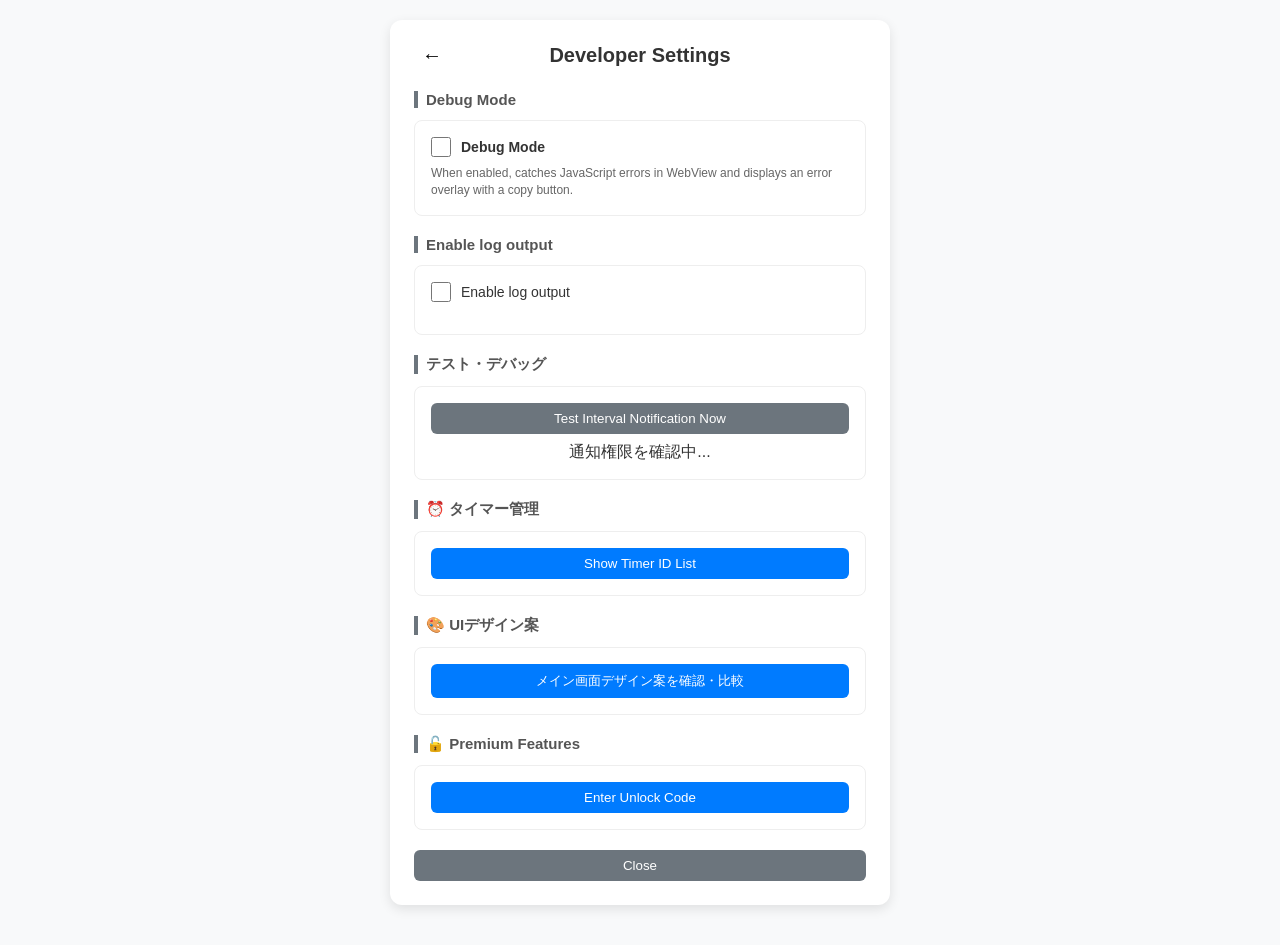
<file: app/src/main/assets/developer-settings.html>
<!DOCTYPE html>
<html lang="ja">
<head>
    <meta charset="UTF-8">
    <meta name="viewport" content="width=device-width, initial-scale=1.0">
    <title>Floating Task - Developer Settings</title>
    <link rel="stylesheet" href="style.css">
    <script src="translations.js"></script>
    <script src="app.js"></script>
    <script src="ui-core.js"></script>
    <script src="modal-manager.js"></script>
    <script src="system-handler.js"></script>
    <script src="settings-manager.js"></script>
    <style>
        html, body {
            overflow: auto !important;
            height: auto !important;
        }
        body {
            background-color: #f8f9fa;
            padding: 20px 20px 40px 20px;
            font-family: 'Helvetica Neue', Arial, 'Hiragino Kaku Gothic ProN', 'Hiragino Sans', Meiryo, sans-serif;
            color: #333;
            margin: 0;
            overflow-x: hidden;
            display: block;
        }
        .container {
            max-width: 500px;
            margin: 0 auto;
            background: white;
            padding: 24px;
            border-radius: 12px;
            box-shadow: 0 4px 12px rgba(0,0,0,0.1);
        }
        h1 {
            font-size: 20px;
            margin: 0;
            text-align: center;
        }
        .header {
            display: flex;
            align-items: center;
            margin-bottom: 24px;
            justify-content: center;
            position: relative;
        }
        .btn-back {
            position: absolute;
            left: 0;
            background: none;
            border: none;
            font-size: 20px;
            cursor: pointer;
            padding: 8px;
        }
        .section-title {
            font-weight: bold;
            font-size: 15px;
            margin-bottom: 12px;
            color: #555;
            border-left: 4px solid #6c757d;
            padding-left: 8px;
        }
        .settings-card {
            background: #fff;
            border: 1px solid #eee;
            border-radius: 8px;
            padding: 16px;
            margin-bottom: 20px;
        }
        .setting-item {
            margin-bottom: 16px;
        }
        .setting-item:last-child {
            margin-bottom: 0;
        }
        label {
            display: block;
            margin-bottom: 8px;
            font-size: 14px;
        }
        .btn-group {
            display: flex;
            gap: 8px;
            flex-wrap: wrap;
        }
        .btn-group button {
            flex: 1;
            min-width: 120px;
        }

        /* Custom Modal Styles (shared) */
        .modal-overlay {
            display: none;
            position: fixed;
            top: 0; left: 0; width: 100%; height: 100%;
            background: rgba(0,0,0,0.5);
            z-index: 2000;
            align-items: center;
            justify-content: center;
        }
        .modal-content {
            background: white;
            padding: 20px;
            border-radius: 12px;
            width: 90%;
            max-width: 450px;
            max-height: 85vh;
            overflow-y: auto;
        }
        .modal-title { font-weight: bold; margin-bottom: 12px; white-space: pre-wrap; }
        .modal-input {
            width: 100%;
            padding: 8px;
            margin-bottom: 16px;
            border: 1px solid #ddd;
            border-radius: 4px;
            box-sizing: border-box;
        }
        .modal-actions { display: flex; justify-content: flex-end; gap: 8px; }
    </style>
</head>
<body>
    <div class="container">
        <div class="header">
            <button class="btn-back" onclick="goBack()">←</button>
            <h1 data-i18n="developer_title">開発者設定</h1>
        </div>

        <div class="section-title" data-i18n="label_debug_mode">デバッグモード</div>
        <div class="settings-card">
            <div class="setting-item">
                <label style="display: flex; align-items: center; gap: 10px; cursor: pointer; margin-bottom: 8px;">
                    <input type="checkbox" id="debugModeToggle" onchange="toggleDebugMode()" style="width: 20px; height: 20px; margin: 0;">
                    <span data-i18n="label_debug_mode" style="font-weight: bold;">デバッグモード</span>
                </label>
                <div class="desc-text" style="font-size: 12px; color: #666; line-height: 1.4;" data-i18n="desc_debug_mode">有効化すると、WebView画面内でエラーが発生した際にエラー内容を画面上にポップアップ表示し、コピーできるようになります。</div>
            </div>
        </div>

        <div class="section-title" data-i18n="label_logging">ログ出力</div>
        <div class="settings-card">
            <div class="setting-item">
                <label style="display: flex; align-items: center; gap: 10px; cursor: pointer;">
                    <input type="checkbox" id="loggingToggle" onchange="toggleLogging()" style="width: 20px; height: 20px; margin: 0;">
                    <span data-i18n="label_logging">ログ出力を有効にする</span>
                </label>
            </div>

            <div id="logInfoSection" style="display: none; border-top: 1px solid #eee; padding-top: 16px; margin-top: 16px;">
                <div style="font-size: 13px; color: #666; margin-bottom: 16px; background: #f8f9fa; padding: 10px; border-radius: 6px; text-align: center;">
                    <span data-i18n="label_log_size">ログファイルサイズ: </span>
                    <span id="logSizeText" style="font-weight: bold; color: #333;">0</span> KB
                </div>

                <div class="setting-item">
                    <label for="logCommentInput" data-i18n="label_custom_comment">カスタムコメントを記録:</label>
                    <textarea id="logCommentInput" data-i18n-placeholder="placeholder_custom_comment" style="width: 100%; height: 80px; padding: 10px; border: 1px solid #ddd; border-radius: 6px; font-size: 14px; resize: none; box-sizing: border-box;"></textarea>
                    <button class="btn btn-secondary" onclick="addLogComment()" style="width: 100%; margin-top: 8px;" data-i18n="btn_log_comment">コメントを記録</button>
                </div>

                <div class="btn-group" style="margin-top: 20px;">
                    <button class="btn btn-secondary" onclick="viewAppLog()" data-i18n="btn_view_log">ログを画面で確認</button>
                </div>
                <div class="btn-group" style="margin-top: 8px;">
                    <button class="btn btn-primary" onclick="if(typeof Android !== 'undefined') Android.shareLog()" data-i18n="btn_share_log">ログを出力 (共有)</button>
                    <button class="btn btn-danger" onclick="clearAppLog()" data-i18n="btn_clear_log">ログを消去</button>
                </div>
            </div>
        </div>

        <div class="section-title">テスト・デバッグ</div>
        <div class="settings-card">
            <button class="btn btn-secondary" style="width: 100%; margin-bottom: 8px;" onclick="testNotification()" data-i18n="btn_test_interval_notif">テスト通知を即座に実行</button>
            <div id="notifStatus" class="hint" style="text-align: center;">通知権限を確認中...</div>
        </div>

        <div class="section-title">⏰ タイマー管理</div>
        <div class="settings-card">
            <button class="btn btn-primary" style="width: 100%;" onclick="location.href='timer-id-list.html'" data-i18n="btn_timer_id_list">タイマーIDリストを表示</button>
        </div>

        <div class="section-title">🎨 UIデザイン案</div>
        <div class="settings-card">
            <button class="btn btn-primary" style="width: 100%;" onclick="location.href='design-proposals.html'">メイン画面デザイン案を確認・比較</button>
        </div>

        <div class="section-title" data-i18n="label_premium">🔓 プレミアム機能</div>
        <div class="settings-card">
            <button class="btn btn-primary" onclick="unlockPremium()" style="width: 100%;" data-i18n="btn_unlock_code">解除コードを入力</button>
        </div>

        <button class="btn btn-secondary" style="width: 100%;" onclick="goBack()" data-i18n="btn_close">閉じる</button>
    </div>

    <!-- Custom Modal -->
    <div id="customModal" class="modal-overlay">
        <div class="modal-content">
            <div id="modalTitle" class="modal-title"></div>
            <label for="modalInput" style="display:none;">Input</label>
            <input type="text" id="modalInput" class="modal-input" style="display: none;" aria-labelledby="modalTitle">
            <label for="modalTextarea" style="display:none;">Textarea</label>
            <textarea id="modalTextarea" class="modal-input" style="display: none; height: 150px; resize: vertical;" aria-labelledby="modalTitle"></textarea>
            <div class="modal-actions">
                <button id="modalNeutralBtn" class="btn btn-secondary" style="display: none;"></button>
                <button id="modalCancelBtn" class="btn" onclick="closeModal()" data-i18n="btn_cancel">キャンセル</button>
                <button id="modalConfirmBtn" class="btn btn-primary">OK</button>
            </div>
        </div>
    </div>

    <script>
        function goBack() {
            if (typeof Android !== 'undefined' && Android.stopFloatingWindow) {
                Android.stopFloatingWindow();
            }
            location.href = 'index.html?tab=settings';
        }

        function handleBack() {
            goBack();
            return true;
        }

        function updateUI() {
            if (typeof Android !== 'undefined' && Android.isLoggingEnabled) {
                const isEnabled = Android.isLoggingEnabled();
                const toggle = document.getElementById('loggingToggle');
                const section = document.getElementById('logInfoSection');
                if (toggle) toggle.checked = isEnabled;
                if (section) section.style.display = isEnabled ? 'block' : 'none';
                if (isEnabled && typeof updateLogSize === 'function') updateLogSize();
            }
            if (typeof loadDebugModeSettings === 'function') loadDebugModeSettings();

            // 通知権限の確認
            const statusEl = document.getElementById('notifStatus');
            if (statusEl && typeof Android !== 'undefined' && Android.checkNotificationPermissionGranted) {
                const granted = Android.checkNotificationPermissionGranted();
                statusEl.textContent = granted ? "通知権限: 許可済み" : "通知権限: 未許可 (通知が出ない可能性があります)";
                statusEl.style.color = granted ? "#28a745" : "#dc3545";
            }
        }

        function testNotification() {
            console.log("testNotification clicked");
            if (typeof Android !== 'undefined' && Android.testIntervalNotification) {
                Android.testIntervalNotification();
            } else {
                alert('Interface not available or method not found');
            }
        }

        document.addEventListener('DOMContentLoaded', () => {
            applyLanguage();
            updateUI();
        });

        // ログサイズの定期更新
        setInterval(() => {
            if (document.getElementById('logInfoSection')?.style.display === 'block') {
                if (typeof updateLogSize === 'function') updateLogSize();
            }
        }, 3000);
    </script>
</body>
</html>
</file>
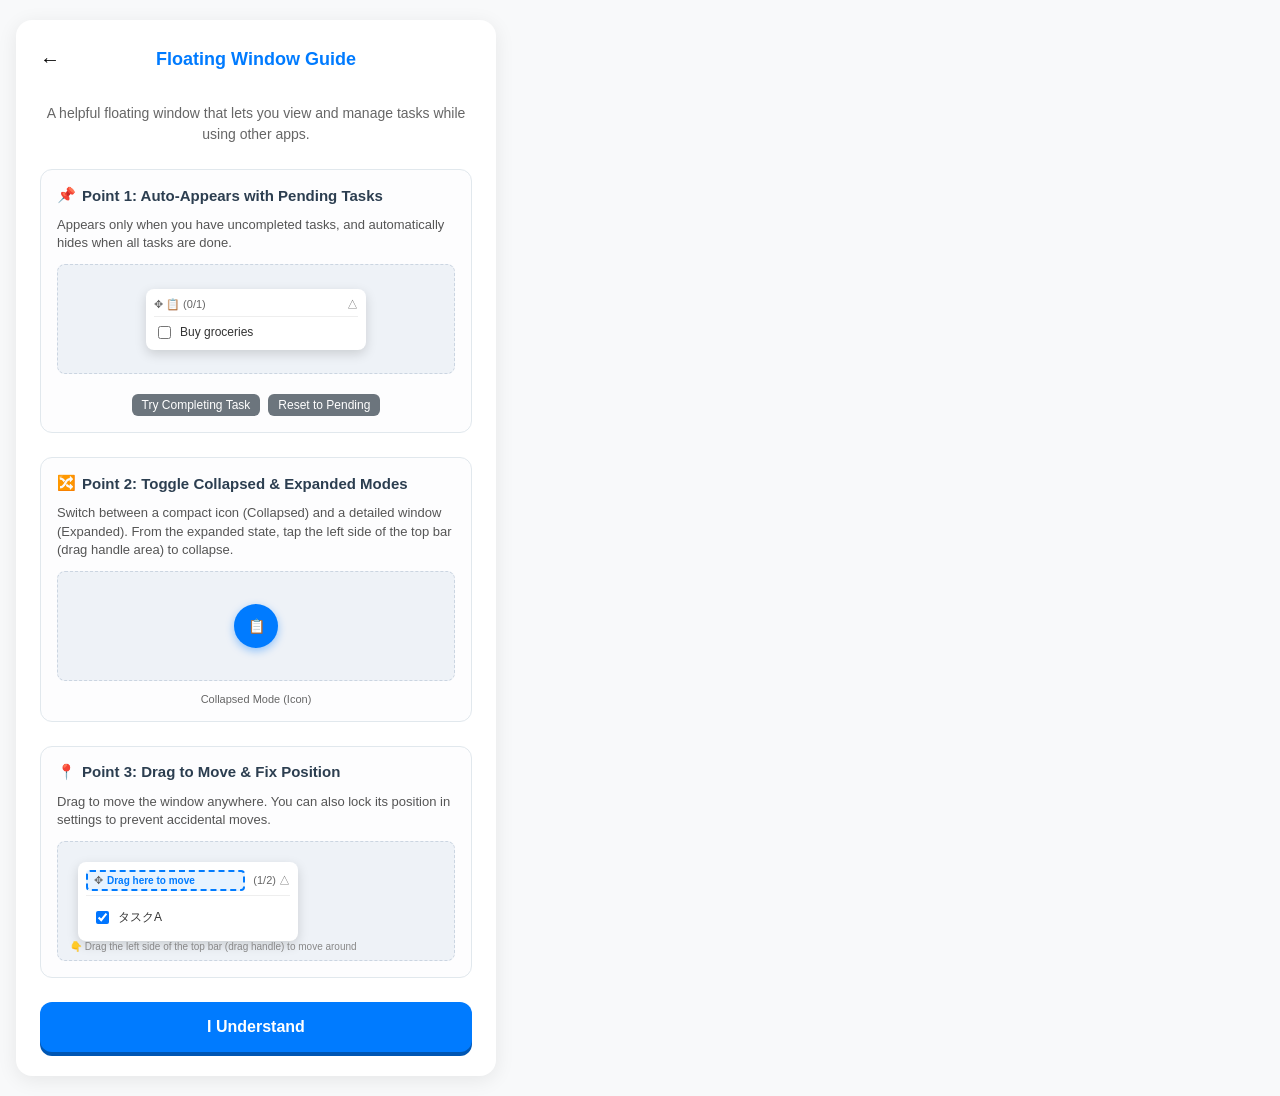
<file: app/src/main/assets/floating-guide.html>
<!DOCTYPE html>
<html lang="ja">
<head>
    <meta charset="UTF-8">
    <meta name="viewport" content="width=device-width, initial-scale=1.0">
    <title>Floating Guide</title>
    <link rel="stylesheet" href="style.css">
    <script src="translations.js"></script>
    <script src="app.js"></script>
    <style>
        html, body {
            overflow-y: auto !important;
            height: auto !important;
            min-height: 100vh;
        }
        body {
            font-family: -apple-system, BlinkMacSystemFont, "Segoe UI", Roboto, Helvetica, Arial, sans-serif;
            background: #f8f9fa;
            color: #333;
            margin: 0;
            padding: 20px 16px;
            display: flex;
            justify-content: center;
            align-items: flex-start;
        }
        .container {
            width: 100%;
            max-width: 480px;
            background: white;
            border-radius: 16px;
            box-shadow: 0 4px 20px rgba(0,0,0,0.08);
            padding: 24px;
            box-sizing: border-box;
            display: flex;
            flex-direction: column;
            gap: 24px;
            margin: auto 0;
        }
        .header-title {
            font-size: 20px;
            font-weight: bold;
            color: #007bff;
            text-align: center;
            margin: 0;
        }
        .desc {
            font-size: 14px;
            color: #666;
            text-align: center;
            line-height: 1.5;
            margin: 0;
        }
        .guide-card {
            background: #fdfdfe;
            border: 1px solid #e1e8ed;
            border-radius: 12px;
            padding: 16px;
            display: flex;
            flex-direction: column;
            gap: 12px;
        }
        .guide-title {
            font-size: 15px;
            font-weight: bold;
            color: #2c3e50;
            display: flex;
            align-items: center;
            gap: 6px;
        }
        .guide-text {
            font-size: 13px;
            color: #555;
            line-height: 1.4;
            margin: 0;
        }
        .demo-box {
            background: #eef2f7;
            border-radius: 8px;
            padding: 12px;
            display: flex;
            flex-direction: column;
            align-items: center;
            justify-content: center;
            position: relative;
            min-height: 110px;
            overflow: hidden;
            border: 1px dashed #cbd5e1;
        }
        .demo-box-drag {
            background: #eef2f7;
            border-radius: 8px;
            padding: 12px;
            position: relative;
            min-height: 120px;
            overflow: hidden;
            border: 1px dashed #cbd5e1;
            touch-action: none;
        }
        #draggableDemo {
            touch-action: none;
        }
        .simulated-floating-window {
            background: white;
            border-radius: 8px;
            box-shadow: 0 4px 12px rgba(0,0,0,0.15);
            padding: 8px;
            width: 220px;
            box-sizing: border-box;
            transition: all 0.3s ease;
            position: relative;
        }
        .simulated-header {
            display: flex;
            align-items: center;
            justify-content: space-between;
            font-size: 11px;
            color: #666;
            border-bottom: 1px solid #eee;
            padding-bottom: 4px;
            margin-bottom: 6px;
        }
        .simulated-body {
            font-size: 12px;
            display: flex;
            align-items: center;
            gap: 6px;
        }
        .simulated-icon {
            width: 44px;
            height: 44px;
            background: #007bff;
            color: white;
            border-radius: 22px;
            display: flex;
            align-items: center;
            justify-content: center;
            font-weight: bold;
            font-size: 14px;
            box-shadow: 0 3px 8px rgba(0,123,255,0.4);
            cursor: pointer;
            transition: all 0.3s ease;
        }
        .btn-understand {
            background-color: #007bff;
            color: white;
            border: none;
            padding: 16px;
            border-radius: 12px;
            font-size: 16px;
            font-weight: bold;
            cursor: pointer;
            width: 100%;
            box-shadow: 0 4px 0 #0056b3;
            box-sizing: border-box;
            transition: all 0.1s;
        }
        .btn-understand:active {
            transform: translateY(2px);
            box-shadow: 0 2px 0 #0056b3;
        }
        .demo-controls {
            display: flex;
            gap: 8px;
            margin-top: 8px;
            width: 100%;
            justify-content: center;
        }
    </style>
</head>
<body>
    <div class="container">
        <div style="display: flex; align-items: center; justify-content: space-between; margin-bottom: 4px;">
            <button id="btn-back" onclick="goBack()" style="background: none; border: none; font-size: 20px; cursor: pointer; padding: 4px 8px 4px 0; flex-shrink: 0;" title="戻る">←</button>
            <h1 class="header-title" data-i18n="guide_title" style="flex-grow: 1; text-align: center; margin: 0; font-size: 18px;">フローティングウィンドウの使い方</h1>
            <div style="width: 28px; flex-shrink: 0;"></div>
        </div>
        <p class="desc" data-i18n="guide_desc">画面上に常に表示され、他のアプリを開いてもタスクの確認や操作ができる便利な機能です。</p>

        <!-- 重ねて表示未許可時の案内バナー -->
        <div id="overlayPermissionNotice" style="display: none; background: #fff3cd; color: #856404; padding: 12px 16px; border-radius: 8px; border: 1px solid #ffeeba; font-size: 13px; line-height: 1.4;">
            <div style="font-weight: bold; margin-bottom: 4px;" data-i18n="guide_overlay_notice_title">💡 重ねて表示の権限について</div>
            <span data-i18n="guide_overlay_notice">現在「重ねて表示」の権限が有効化されていません。利用準備または設定画面で有効にすると、実際にホーム画面や他アプリの上でフローティングウィンドウが利用可能になります。</span>
        </div>

        <!-- ポイント1: 未完了タスクがあると自動表示 -->
        <div class="guide-card">
            <div class="guide-title">
                <span>📌</span>
                <span data-i18n="guide_point1_title">ポイント1: 未完了タスクがあると自動表示</span>
            </div>
            <p class="guide-text" data-i18n="guide_point1_desc">未完了のタスクが残っている間だけ画面に表示され、すべてのタスクを完了すると自動的に隠れます。</p>
            <div class="demo-box" id="demoBox1">
                <div id="simulatedWindow1" class="simulated-floating-window">
                    <div class="simulated-header">
                        <span>✥ 📋 (0/1)</span>
                        <span>△</span>
                    </div>
                    <div class="simulated-body">
                        <input type="checkbox" id="demoCheckbox" onchange="toggleDemoTask(this)">
                        <span data-i18n="demo1_task_label">買い物に行く</span>
                    </div>
                </div>
                <div id="demoHiddenMsg" style="display: none; color: #28a745; font-size: 13px; font-weight: bold; text-align: center;" data-i18n="demo1_hidden_msg">
                    ✨ 全タスク完了！フローティング窓は自動的に消えます
                </div>
            </div>
            <div class="demo-controls">
                <button class="btn btn-secondary" style="font-size: 12px; padding: 4px 10px;" onclick="setDemoCompleted(true)" data-i18n="demo1_complete_btn">タスクを完了してみる</button>
                <button class="btn btn-secondary" style="font-size: 12px; padding: 4px 10px;" onclick="setDemoCompleted(false)" data-i18n="demo1_uncomplete_btn">未完了に戻す</button>
            </div>
        </div>

        <!-- ポイント2: 縮小表示と展開表示の切替 -->
        <div class="guide-card">
            <div class="guide-title">
                <span>🔀</span>
                <span data-i18n="guide_point2_title">ポイント2: 縮小表示と展開表示の切替</span>
            </div>
            <p class="guide-text" data-i18n="guide_point2_desc">画面の邪魔にならないアイコン表示（縮小モード）と、内容を確認・操作できるウィンドウ表示（展開モード）をワンタップで簡単に切り替えられます。</p>
            <div class="demo-box" style="align-items: center;" id="demoBox2">
                <div id="demoIcon" class="simulated-icon" onclick="toggleDemoMode()" title="タップして展開">
                    📋
                </div>
                <div id="demoWindow" class="simulated-floating-window" style="display: none;">
                    <div class="simulated-header" style="display: flex; align-items: center; justify-content: space-between; border-bottom: 1px solid #eee; padding-bottom: 4px; margin-bottom: 6px;">
                        <div onclick="toggleDemoMode()" style="background: #e7f3ff; border: 2px dashed #007bff; padding: 2px 6px; border-radius: 4px; cursor: pointer; display: flex; align-items: center; gap: 4px;" title="ここをタップして縮小">
                            <span>✥</span> <span style="font-size: 10px; color: #007bff; font-weight: bold;">ここをタップで縮小</span>
                        </div>
                        <div style="color: #666; font-size: 11px;">
                            (1/2) <span>△</span>
                        </div>
                    </div>
                    <div class="simulated-body" style="padding: 6px;">
                        <input type="checkbox" checked>
                        <span>タスクA</span>
                    </div>
                </div>
            </div>
            <div style="text-align: center; font-size: 11px; color: #666;" id="demoModeLabel" data-i18n="demo2_collapsed_label">
                縮小モード（アイコン） - タップして切替
            </div>
        </div>

        <!-- ポイント3: 位置の移動と固定 -->
        <div class="guide-card">
            <div class="guide-title">
                <span>📍</span>
                <span data-i18n="guide_point3_title">ポイント3: 位置の移動と固定</span>
            </div>
            <p class="guide-text" data-i18n="guide_point3_desc">デフォルトではドラッグしてお好みの場所へ自由に移動できます。誤操作を防ぐために設定で位置を固定することもできます。</p>
            <div class="demo-box-drag" id="demoBox3" style="position: relative; user-select: none;">
                <div id="demoWindow3" class="simulated-floating-window" style="position: absolute; left: 20px; top: 20px; width: 220px; box-sizing: border-box;">
                    <div class="simulated-header" style="display: flex; align-items: center; justify-content: space-between; border-bottom: 1px solid #eee; padding-bottom: 4px; margin-bottom: 6px;">
                        <div id="dragHandle3" style="cursor: grab; background: #e7f3ff; border: 2px dashed #007bff; padding: 2px 6px; border-radius: 4px; display: flex; align-items: center; gap: 4px; flex-grow: 1; margin-right: 8px;" title="ここをドラッグして移動">
                            <span>✥</span> <span style="font-size: 10px; color: #007bff; font-weight: bold;" data-i18n="demo3_drag_handle">ここをドラッグ</span>
                        </div>
                        <div style="color: #666; font-size: 11px; flex-shrink: 0;">
                            (1/2) <span>△</span>
                        </div>
                    </div>
                    <div class="simulated-body" style="padding: 6px;">
                        <input type="checkbox" checked>
                        <span>タスクA</span>
                    </div>
                </div>
                <div style="position: absolute; bottom: 8px; left: 12px; font-size: 10px; color: #888;" data-i18n="demo3_drag_instruction">
                    👇 上部バーの左側（ドラッグハンドル）をドラッグして動かしてみてください
                </div>
            </div>
        </div>

        <button id="btn-guide-understand" class="btn-understand" onclick="finishGuide()" data-i18n="btn_guide_understand">理解した</button>
    </div>

    <script>
        let isFromSettings = false;

        document.addEventListener('DOMContentLoaded', () => {
            const savedLang = localStorage.getItem('appLanguage') || 'system';
            if (savedLang === 'system') {
                const sysLang = (typeof Android !== 'undefined' && Android.getSystemLanguage) ? Android.getSystemLanguage() : navigator.language;
                window.currentLang = sysLang.startsWith('ja') ? 'ja' : 'en';
            } else {
                window.currentLang = savedLang;
            }
            applyLanguage();

            const urlParams = new URLSearchParams(window.location.search);
            if (urlParams.get('from') === 'settings') {
                isFromSettings = true;
            }

            if (typeof Android !== 'undefined' && typeof Android.checkOverlayPermissionGranted === 'function') {
                if (!Android.checkOverlayPermissionGranted()) {
                    document.getElementById('overlayPermissionNotice').style.display = 'block';
                }
            }

            setupDraggableDemo();
        });

        function goBack() {
            if (isFromSettings) {
                location.href = 'floating-settings.html';
            } else {
                location.href = 'permissions.html';
            }
        }

        function toggleDemoTask(checkbox) {
            const win = document.getElementById('simulatedWindow1');
            const msg = document.getElementById('demoHiddenMsg');
            if (checkbox.checked) {
                win.style.display = 'none';
                msg.style.display = 'block';
            } else {
                win.style.display = 'block';
                msg.style.display = 'none';
            }
        }

        function setDemoCompleted(completed) {
            const cb = document.getElementById('demoCheckbox');
            cb.checked = completed;
            toggleDemoTask(cb);
        }

        let isExpandedDemo = false;
        function toggleDemoMode() {
            isExpandedDemo = !isExpandedDemo;
            const icon = document.getElementById('demoIcon');
            const win = document.getElementById('demoWindow');
            const label = document.getElementById('demoModeLabel');
            if (isExpandedDemo) {
                icon.style.display = 'none';
                win.style.display = 'block';
                label.textContent = getTranslation('demo2_expanded_label') + ' - タップして切替';
            } else {
                icon.style.display = 'flex';
                win.style.display = 'none';
                label.textContent = getTranslation('demo2_collapsed_label') + ' - タップして切替';
            }
        }

        function setupDraggableDemo() {
            const el = document.getElementById('demoWindow3');
            const handle = document.getElementById('dragHandle3');
            const box = document.getElementById('demoBox3');
            let isDragging = false;
            let startX = 0, startY = 0;
            let posX = 20, posY = 20;

            el.style.position = 'absolute';
            el.style.left = posX + 'px';
            el.style.top = posY + 'px';

            function onStart(clientX, clientY) {
                isDragging = true;
                startX = clientX - posX;
                startY = clientY - posY;
                return true;
            }

            function onMove(clientX, clientY) {
                if (!isDragging) return;
                posX = clientX - startX;
                posY = clientY - startY;

                const maxW = box.clientWidth - el.offsetWidth;
                const maxH = box.clientHeight - el.offsetHeight;
                posX = Math.max(0, Math.min(maxW > 0 ? maxW : 220, posX));
                posY = Math.max(0, Math.min(maxH > 0 ? maxH : 80, posY));

                el.style.left = posX + 'px';
                el.style.top = posY + 'px';
            }

            function onEnd() {
                isDragging = false;
            }

            // Mouse events on handle
            handle.addEventListener('mousedown', (e) => {
                if (onStart(e.clientX, e.clientY)) {
                    e.preventDefault();
                    e.stopPropagation();
                }
            });
            window.addEventListener('mousemove', (e) => {
                if (isDragging) {
                    onMove(e.clientX, e.clientY);
                    e.preventDefault();
                }
            });
            window.addEventListener('mouseup', () => {
                onEnd();
            });

            // Touch events on handle
            handle.addEventListener('touchstart', (e) => {
                if (e.touches && e.touches.length > 0) {
                    if (onStart(e.touches[0].clientX, e.touches[0].clientY)) {
                        e.preventDefault();
                        e.stopPropagation();
                    }
                }
            }, { passive: false });

            window.addEventListener('touchmove', (e) => {
                if (isDragging && e.touches && e.touches.length > 0) {
                    onMove(e.touches[0].clientX, e.touches[0].clientY);
                    e.preventDefault();
                    e.stopPropagation();
                }
            }, { passive: false });

            window.addEventListener('touchend', (e) => {
                onEnd();
            });
            window.addEventListener('touchcancel', (e) => {
                onEnd();
            });
        }

        function finishGuide() {
            localStorage.setItem('hasSeenFloatingGuide', 'true');
            if (isFromSettings) {
                location.href = 'floating-settings.html';
            } else {
                location.href = 'index.html';
            }
        }

        function handleBack() {
            goBack();
            return true;
        }
        window.handleBack = handleBack;
    </script>
</body>
</html>
</file>
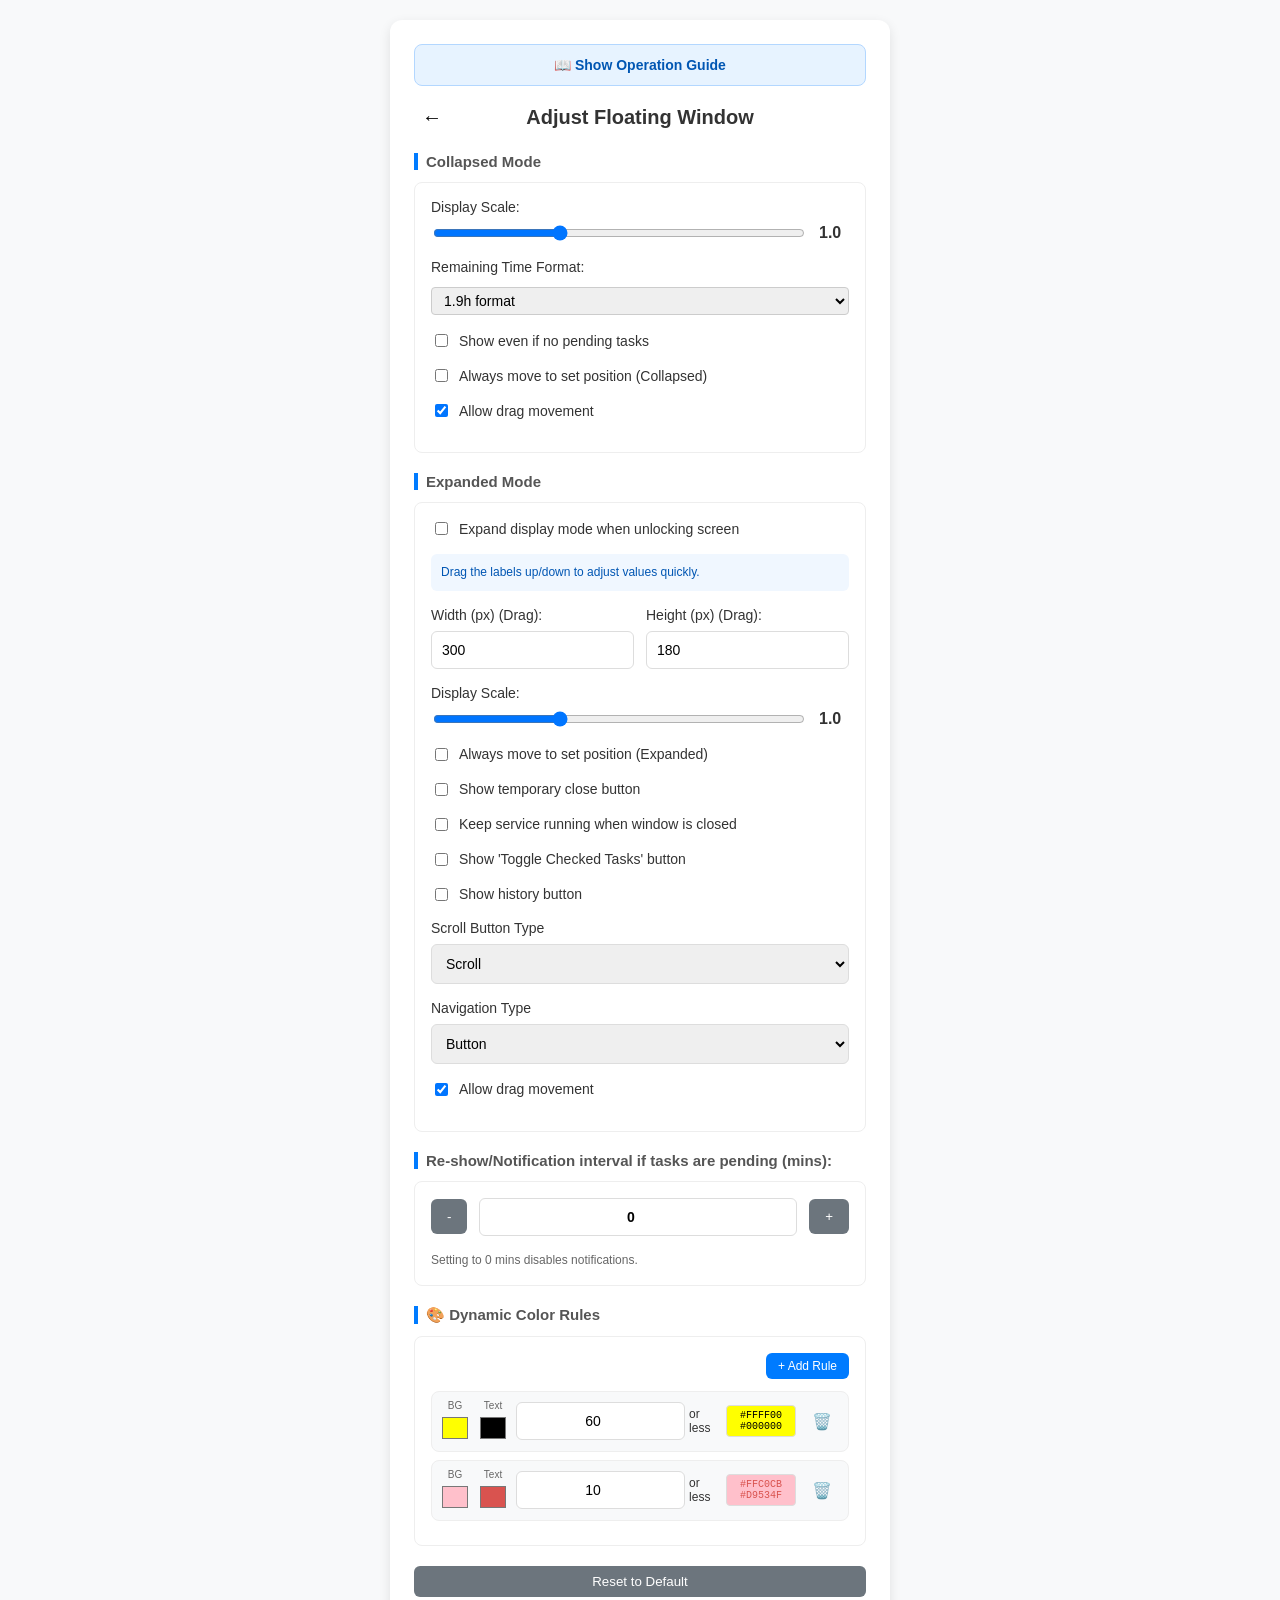
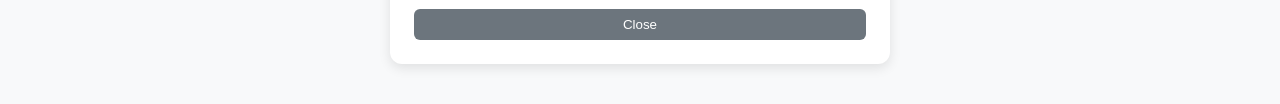
<file: app/src/main/assets/floating-settings.html>
<!DOCTYPE html>
<html lang="ja">
<head>
    <meta charset="UTF-8">
    <meta name="viewport" content="width=device-width, initial-scale=1.0">
    <title>Floating Task - Window Settings</title>
    <link rel="stylesheet" href="style.css">
    <script src="translations.js"></script>
    <script src="app.js"></script>
    <script src="ui-core.js"></script>
    <script src="modal-manager.js"></script>
    <script src="system-handler.js"></script>
    <script src="settings-manager.js"></script>
    <style>
        html, body {
            overflow: auto !important;
            height: auto !important;
        }
        body {
            background-color: #f8f9fa;
            padding: 20px 20px 40px 20px;
            font-family: 'Helvetica Neue', Arial, 'Hiragino Kaku Gothic ProN', 'Hiragino Sans', Meiryo, sans-serif;
            color: #333;
            margin: 0;
            overflow-x: hidden;
            display: block;
        }
        .container {
            max-width: 500px;
            margin: 0 auto;
            background: white;
            padding: 24px;
            border-radius: 12px;
            box-shadow: 0 4px 12px rgba(0,0,0,0.1);
        }
        h1 {
            font-size: 20px;
            margin: 0;
            text-align: center;
        }
        .header {
            display: flex;
            align-items: center;
            margin-bottom: 24px;
            justify-content: center;
            position: relative;
        }
        .btn-back {
            position: absolute;
            left: 0;
            background: none;
            border: none;
            font-size: 20px;
            cursor: pointer;
            padding: 8px;
        }
        .section-title {
            font-weight: bold;
            font-size: 15px;
            margin-bottom: 12px;
            color: #555;
            border-left: 4px solid #007bff;
            padding-left: 8px;
        }
        .settings-card {
            background: #fff;
            border: 1px solid #eee;
            border-radius: 8px;
            padding: 16px;
            margin-bottom: 20px;
        }
        .setting-item {
            margin-bottom: 16px;
        }
        .setting-item:last-child {
            margin-bottom: 0;
        }
        label {
            display: block;
            margin-bottom: 8px;
            font-size: 14px;
        }
        .row {
            display: flex;
            gap: 12px;
            align-items: center;
        }
        .col {
            flex: 1;
        }
        input[type="number"], select {
            width: 100%;
            padding: 10px;
            border-radius: 6px;
            border: 1px solid #ddd;
            box-sizing: border-box;
            font-size: 14px;
        }
        .hint {
            font-size: 12px;
            color: #666;
            margin-top: 4px;
            line-height: 1.4;
        }
    </style>
</head>
<body>
    <div class="container">
        <!-- 操作説明ガイドを表示ボタン -->
        <div style="margin-bottom: 20px;">
            <button class="btn btn-secondary" style="width: 100%; background: #e7f3ff; color: #0056b3; border: 1px solid #b3d7ff; font-weight: bold; padding: 12px; border-radius: 8px; font-size: 14px;" onclick="location.href='floating-guide.html?from=settings'" data-i18n="btn_open_guide">
                📖 操作説明ガイドを表示
            </button>
        </div>

        <div class="header">
            <button class="btn-back" onclick="goBack()">←</button>
            <h1 data-i18n="floating_adj_title">ウィンドウ調整</h1>
        </div>

        <!-- 縮小表示モードセクション -->
        <div class="section-title" data-i18n="section_collapsed">縮小表示モード</div>
        <div class="settings-card">
            <div class="setting-item">
                <label data-i18n="label_scale">表示倍率:</label>
                <div class="row">
                    <input type="range" id="floatCollapsedScale" min="0.5" max="2.0" step="0.1" oninput="document.getElementById('collapsedScaleVal').innerText = this.value; saveFloatingSettings('collapsed')" style="flex: 1;">
                    <span id="collapsedScaleVal" style="width: 30px; font-weight: bold;">1.0</span>
                </div>
            </div>

            <div class="setting-item">
                <label for="collapsedTimerFormat" data-i18n="label_collapsed_timer_format">残り時間の表示形式:</label>
                <select id="collapsedTimerFormat" onchange="saveFloatingSettings('collapsed')" style="margin-top: 4px; padding: 4px 8px; border-radius: 4px; border: 1px solid #ccc; width: 100%;">
                    <option value="default" data-i18n="collapsed_timer_format_default">1.9時間 形式</option>
                    <option value="unit" data-i18n="collapsed_timer_format_unit">1h59 / 2m01 形式</option>
                    <option value="colon" data-i18n="collapsed_timer_format_colon">1:59:01 形式</option>
                </select>
            </div>

            <div class="setting-item">
                <label style="display: flex; align-items: center; gap: 8px; cursor: pointer;">
                    <input type="checkbox" id="showWhenEmpty" onchange="saveFloatingSettings('collapsed')">
                    <span data-i18n="label_show_when_zero">未完のタスクがゼロでも表示する</span>
                </label>
            </div>

            <div class="setting-item">
                <label style="display: flex; align-items: center; gap: 8px; cursor: pointer;">
                    <input type="checkbox" id="alwaysMoveCollapsed" onchange="toggleFixedPositionInputs('collapsed'); saveFloatingSettings('collapsed')">
                    <span data-i18n="label_always_move_collapsed">縮小時は常に設定された位置に移動する</span>
                </label>
            </div>

            <div class="setting-item">
                <label style="display: flex; align-items: center; gap: 8px; cursor: pointer;">
                    <input type="checkbox" id="allowDragCollapsed" onchange="saveFloatingSettings('collapsed')">
                    <span data-i18n="label_allow_drag">ドラッグ移動を許可する</span>
                </label>
            </div>

            <div id="collapsedPositionInputs" style="display: none;" class="row">
                <div class="col">
                    <label for="floatCollapsedX" id="labelFloatCollapsedX" style="cursor: ns-resize;" data-i18n="label_float_x">位置 (X):</label>
                    <input type="number" id="floatCollapsedX" onchange="saveFloatingSettings('collapsed')">
                </div>
                <div class="col">
                    <label for="floatCollapsedY" id="labelFloatCollapsedY" style="cursor: ns-resize;" data-i18n="label_float_y">位置 (Y):</label>
                    <input type="number" id="floatCollapsedY" onchange="saveFloatingSettings('collapsed')">
                </div>
            </div>
        </div>

        <!-- 展開表示モードセクション -->
        <div class="section-title" data-i18n="section_expanded">展開表示モード</div>
        <div class="settings-card">
            <div class="setting-item">
                <label style="display: flex; align-items: center; gap: 8px; cursor: pointer;">
                    <input type="checkbox" id="expandOnUnlock" onchange="saveFloatingSettings('expanded')">
                    <span data-i18n="label_expand_on_unlock">スマホの画面ロック解除時に展開表示モードにする</span>
                </label>
            </div>

            <div class="hint" style="background: #f0f7ff; padding: 10px; border-radius: 6px; margin-bottom: 16px; color: #0056b3;" data-i18n="floating_adj_hint">
                ラベル部分を上下にドラッグすると数値を素早く調整できます。
            </div>

            <div class="row setting-item">
                <div class="col">
                    <label for="floatWidth" id="labelFloatWidth" style="cursor: ns-resize;" data-i18n="label_float_width">横幅 (px):</label>
                    <input type="number" id="floatWidth" onchange="saveFloatingSettings('expanded')">
                </div>
                <div class="col">
                    <label for="floatHeight" id="labelFloatHeight" style="cursor: ns-resize;" data-i18n="label_float_height">縦幅 (px):</label>
                    <input type="number" id="floatHeight" onchange="saveFloatingSettings('expanded')">
                </div>
            </div>

            <div class="setting-item">
                <label data-i18n="label_scale">表示倍率:</label>
                <div class="row">
                    <input type="range" id="floatExpandedScale" min="0.5" max="2.0" step="0.1" oninput="document.getElementById('expandedScaleVal').innerText = this.value; saveFloatingSettings('expanded')" style="flex: 1;">
                    <span id="expandedScaleVal" style="width: 30px; font-weight: bold;">1.0</span>
                </div>
            </div>

            <div class="setting-item">
                <label style="display: flex; align-items: center; gap: 8px; cursor: pointer;">
                    <input type="checkbox" id="alwaysMoveExpanded" onchange="toggleFixedPositionInputs('expanded'); saveFloatingSettings('expanded')">
                    <span data-i18n="label_always_move_expanded">展開時は常に設定された位置に移動する</span>
                </label>
            </div>

            <div id="expandedPositionInputs" style="display: none;" class="row">
                <div class="col">
                    <label for="floatExpandedX" id="labelFloatExpandedX" style="cursor: ns-resize;" data-i18n="label_float_x">位置 (X):</label>
                    <input type="number" id="floatExpandedX" onchange="saveFloatingSettings('expanded')">
                </div>
                <div class="col">
                    <label for="floatExpandedY" id="labelFloatExpandedY" style="cursor: ns-resize;" data-i18n="label_float_y">位置 (Y):</label>
                    <input type="number" id="floatExpandedY" onchange="saveFloatingSettings('expanded')">
                </div>
            </div>

            <div class="setting-item">
                <label style="display: flex; align-items: center; gap: 8px; cursor: pointer;">
                    <input type="checkbox" id="showCloseButtonExpanded" onchange="saveFloatingSettings('expanded')">
                    <span data-i18n="label_show_close_button_expanded">一時的に閉じるボタンを表示</span>
                </label>
            </div>

            <div class="setting-item">
                <label style="display: flex; align-items: center; gap: 8px; cursor: pointer;">
                    <input type="checkbox" id="keepServiceOnClose" onchange="saveFloatingSettings('expanded')">
                    <span data-i18n="label_keep_service_on_close">ウィンドウを閉じてもサービス維持</span>
                </label>
            </div>

            <div class="setting-item">
                <label style="display: flex; align-items: center; gap: 8px; cursor: pointer;">
                    <input type="checkbox" id="showCheckedToggle" onchange="saveFloatingSettings('expanded')">
                    <span data-i18n="label_show_checked_toggle">チェック済みタスク切替ボタン表示</span>
                </label>
            </div>

            <div class="setting-item">
                <label style="display: flex; align-items: center; gap: 8px; cursor: pointer;">
                    <input type="checkbox" id="showHistoryButton" onchange="saveFloatingSettings('expanded')">
                    <span data-i18n="label_show_history_button">履歴表示ボタンを表示</span>
                </label>
            </div>

            <div class="setting-item">
                <label for="scrollButtonType" data-i18n="label_scroll_button_type">スクロールボタンの種類:</label>
                <select id="scrollButtonType" onchange="saveFloatingSettings('expanded')">
                    <option value="both" data-i18n="scroll_btn_both">△▽</option>
                    <option value="scroll" data-i18n="scroll_btn_scroll">スクロール</option>
                    <option value="down" data-i18n="scroll_btn_down">▽</option>
                    <option value="up" data-i18n="scroll_btn_up">△</option>
                    <option value="hidden" data-i18n="scroll_btn_hidden">非表示</option>
                </select>
            </div>

            <div class="setting-item">
                <label for="navType" data-i18n="label_nav_type">ナビゲーションの種類:</label>
                <select id="navType" onchange="saveFloatingSettings('expanded')">
                    <option value="button" data-i18n="nav_type_button">ボタン</option>
                    <option value="menu" data-i18n="nav_type_menu">メニュー</option>
                </select>
            </div>

            <div id="menuActionDelayContainer" class="setting-item">
                <label for="menuActionDelay" data-i18n="label_menu_action_delay">メニュー選択後の待機秒数:</label>
                <div class="row">
                    <button class="btn btn-secondary" onclick="adjustMenuActionDelay(-1)" style="padding: 6px 12px;">-</button>
                    <input type="number" id="menuActionDelay" min="0" max="10" onchange="saveFloatingSettings('expanded')" style="text-align: center;">
                    <button class="btn btn-secondary" onclick="adjustMenuActionDelay(1)" style="padding: 6px 12px;">+</button>
                </div>
            </div>

            <div class="setting-item">
                <label style="display: flex; align-items: center; gap: 8px; cursor: pointer;">
                    <input type="checkbox" id="allowDrag" onchange="saveFloatingSettings('expanded')">
                    <span data-i18n="label_allow_drag">ドラッグ移動を許可する</span>
                </label>
            </div>

            <div id="displayTaskCountContainer" class="setting-item">
                <label for="displayTaskCount" data-i18n="label_display_task_count">表示するタスク数:</label>
                <div class="row">
                    <button class="btn btn-secondary" onclick="adjustDisplayTaskCount(-1)" style="padding: 6px 12px;">-</button>
                    <input type="number" id="displayTaskCount" min="1" max="10" onchange="saveFloatingSettings('expanded')" style="text-align: center;">
                    <button class="btn btn-secondary" onclick="adjustDisplayTaskCount(1)" style="padding: 6px 12px;">+</button>
                </div>
            </div>

            <div id="scrollTaskCountContainer" class="setting-item">
                <label for="scrollTaskCount" data-i18n="label_scroll_task_count">ボタン移動量:</label>
                <div class="row">
                    <button class="btn btn-secondary" onclick="adjustScrollTaskCount(-1)" style="padding: 6px 12px;">-</button>
                    <input type="number" id="scrollTaskCount" min="1" max="10" onchange="saveFloatingSettings('expanded')" style="text-align: center;">
                    <button class="btn btn-secondary" onclick="adjustScrollTaskCount(1)" style="padding: 6px 12px;">+</button>
                </div>
            </div>
        </div>

        <div class="section-title" data-i18n="label_interval">再表示・通知間隔</div>
        <div class="settings-card">
            <div class="row setting-item">
                <button class="btn btn-secondary" onclick="adjustRecheckInterval(-1)" style="padding: 10px 16px;">-</button>
                <input type="number" id="recheckInterval" min="0" max="1440" onchange="updateInterval()" style="text-align: center; font-weight: bold;">
                <button class="btn btn-secondary" onclick="adjustRecheckInterval(1)" style="padding: 10px 16px;">+</button>
            </div>
            <div class="hint" data-i18n="label_interval_hint">0分で「なし」に設定されます。</div>
        </div>

        <div class="section-title" data-i18n="label_color_rules">🎨 配色ルール</div>
        <div class="settings-card">
            <div style="display: flex; justify-content: flex-end; margin-bottom: 12px;">
                <button class="btn btn-primary" onclick="addColorRule()" style="padding: 6px 12px; font-size: 12px;" data-i18n="btn_add_rule">＋ ルール追加</button>
            </div>
            <div id="colorRulesList"></div>
        </div>

        <button class="btn btn-secondary" style="width: 100%; margin-bottom: 12px;" onclick="resetFloatingSettings()" data-i18n="btn_reset_default">設定をデフォルトに戻す</button>
        <button class="btn btn-secondary" style="width: 100%;" onclick="goBack()" data-i18n="btn_close">閉じる</button>
    </div>

    <!-- Custom Modal -->
    <div id="customModal" class="modal-overlay">
        <div class="modal-content">
            <div id="modalTitle" class="modal-title"></div>
            <label for="modalInput" style="display:none;">Input</label>
            <input type="text" id="modalInput" class="modal-input" style="display: none;" aria-labelledby="modalTitle">
            <label for="modalTextarea" style="display:none;">Textarea</label>
            <textarea id="modalTextarea" class="modal-input" style="display: none; height: 150px; resize: vertical;" aria-labelledby="modalTitle"></textarea>
            <div class="modal-actions">
                <button id="modalNeutralBtn" class="btn btn-secondary" style="display: none;"></button>
                <button id="modalCancelBtn" class="btn" onclick="closeModal()" data-i18n="btn_cancel">キャンセル</button>
                <button id="modalConfirmBtn" class="btn btn-primary">OK</button>
            </div>
        </div>
    </div>

    <script>
        function goBack() {
            if (typeof Android !== 'undefined' && Android.stopFloatingWindow) {
                Android.stopFloatingWindow();
            }
            location.href = 'index.html?tab=settings';
        }

        function handleBack() {
            goBack();
            return true;
        }

        document.addEventListener('DOMContentLoaded', () => {
            applyLanguage();
            if (typeof loadFloatingSettings === 'function') loadFloatingSettings();
        });
    </script>
</body>
</html>
</file>
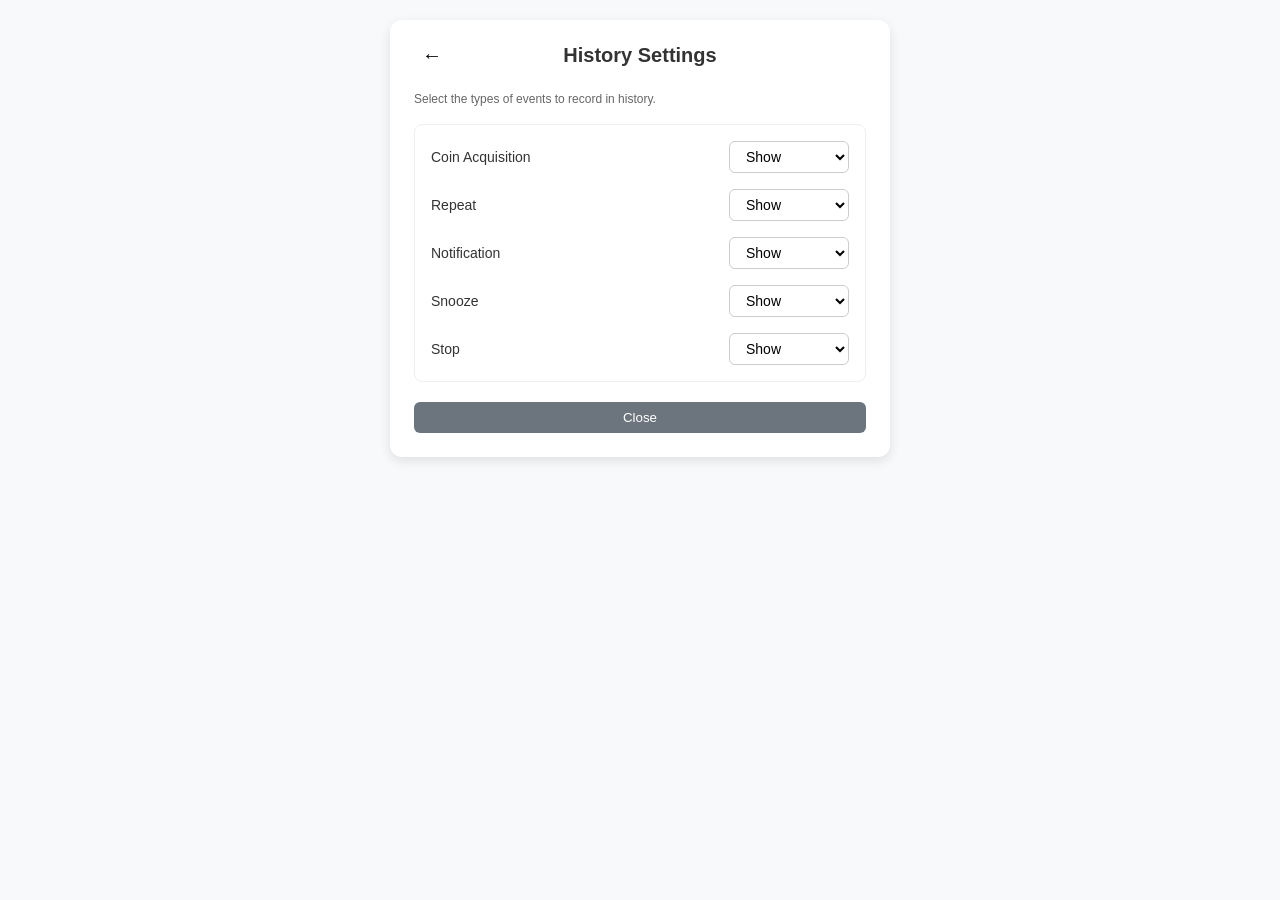
<file: app/src/main/assets/history-settings.html>
<!DOCTYPE html>
<html lang="ja">
<head>
    <meta charset="UTF-8">
    <meta name="viewport" content="width=device-width, initial-scale=1.0">
    <title>Floating Task - History Settings</title>
    <link rel="stylesheet" href="style.css">
    <script src="translations.js"></script>
    <script src="app.js"></script>
    <script src="ui-core.js"></script>
    <script src="modal-manager.js"></script>
    <script src="system-handler.js"></script>
    <script src="settings-manager.js"></script>
    <style>
        html, body {
            overflow: auto !important;
            height: auto !important;
        }
        body {
            background-color: #f8f9fa;
            padding: 20px 20px 40px 20px;
            font-family: 'Helvetica Neue', Arial, 'Hiragino Kaku Gothic ProN', 'Hiragino Sans', Meiryo, sans-serif;
            color: #333;
            margin: 0;
            overflow-x: hidden;
            display: block;
        }
        .container {
            max-width: 500px;
            margin: 0 auto;
            background: white;
            padding: 24px;
            border-radius: 12px;
            box-shadow: 0 4px 12px rgba(0,0,0,0.1);
        }
        .header {
            display: flex;
            align-items: center;
            margin-bottom: 24px;
            justify-content: center;
            position: relative;
        }
        .btn-back {
            position: absolute;
            left: 0;
            background: none;
            border: none;
            font-size: 20px;
            cursor: pointer;
            padding: 8px;
        }
        .section-title {
            font-weight: bold;
            font-size: 15px;
            margin-bottom: 12px;
            color: #555;
            border-left: 4px solid #007bff;
            padding-left: 8px;
        }
        .settings-card {
            background: #fff;
            border: 1px solid #eee;
            border-radius: 8px;
            padding: 16px;
            margin-bottom: 20px;
            display: flex;
            flex-direction: column;
            gap: 16px;
        }
        .setting-row {
            display: flex;
            align-items: center;
            justify-content: space-between;
            font-size: 14px;
            cursor: pointer;
        }
        .desc-text {
            font-size: 12px;
            color: #666;
            margin-bottom: 16px;
            line-height: 1.4;
        }
    </style>
</head>
<body>
    <div class="container">
        <div class="header">
            <button class="btn-back" onclick="goBack()">←</button>
            <h1 style="font-size: 20px; margin: 0;" data-i18n="history_settings_title">履歴記録設定</h1>
        </div>

        <div class="desc-text" data-i18n="history_settings_desc">履歴に残すイベントの種類を選択してください。</div>

        <div class="settings-card">
            <div class="setting-row">
                <span data-i18n="label_history_coin">コインの獲得</span>
                <select id="historyCoin" onchange="saveHistorySettings()" style="padding: 6px 12px; border-radius: 6px; border: 1px solid #ccc; font-size: 14px; background: white;">
                    <option value="show" data-i18n="option_history_show">表示</option>
                    <option value="hide" data-i18n="option_history_hide">非表示</option>
                    <option value="delete" data-i18n="option_history_delete">自動削除</option>
                </select>
            </div>
            <div class="setting-row">
                <span data-i18n="label_history_repeat">リピート</span>
                <select id="historyRepeat" onchange="saveHistorySettings()" style="padding: 6px 12px; border-radius: 6px; border: 1px solid #ccc; font-size: 14px; background: white;">
                    <option value="show" data-i18n="option_history_show">表示</option>
                    <option value="hide" data-i18n="option_history_hide">非表示</option>
                    <option value="delete" data-i18n="option_history_delete">自動削除</option>
                </select>
            </div>
            <div class="setting-row">
                <span data-i18n="label_history_notification">通知</span>
                <select id="historyNotification" onchange="saveHistorySettings()" style="padding: 6px 12px; border-radius: 6px; border: 1px solid #ccc; font-size: 14px; background: white;">
                    <option value="show" data-i18n="option_history_show">表示</option>
                    <option value="hide" data-i18n="option_history_hide">非表示</option>
                    <option value="delete" data-i18n="option_history_delete">自動削除</option>
                </select>
            </div>
            <div class="setting-row">
                <span data-i18n="label_history_snooze">スヌーズ</span>
                <select id="historySnooze" onchange="saveHistorySettings()" style="padding: 6px 12px; border-radius: 6px; border: 1px solid #ccc; font-size: 14px; background: white;">
                    <option value="show" data-i18n="option_history_show">表示</option>
                    <option value="hide" data-i18n="option_history_hide">非表示</option>
                    <option value="delete" data-i18n="option_history_delete">自動削除</option>
                </select>
            </div>
            <div class="setting-row">
                <span data-i18n="label_history_stop">ストップ</span>
                <select id="historyStop" onchange="saveHistorySettings()" style="padding: 6px 12px; border-radius: 6px; border: 1px solid #ccc; font-size: 14px; background: white;">
                    <option value="show" data-i18n="option_history_show">表示</option>
                    <option value="hide" data-i18n="option_history_hide">非表示</option>
                    <option value="delete" data-i18n="option_history_delete">自動削除</option>
                </select>
            </div>
        </div>

        <button class="btn btn-secondary" style="width: 100%;" onclick="goBack()" data-i18n="btn_close">閉じる</button>
    </div>

    <script>
        function goBack() {
            if (typeof Android !== 'undefined' && Android.stopFloatingWindow) {
                Android.stopFloatingWindow();
            }
            location.href = 'index.html?tab=settings';
        }

        function handleBack() {
            goBack();
            return true;
        }

        document.addEventListener('DOMContentLoaded', () => {
            applyLanguage();
            if (typeof loadHistorySettings === 'function') loadHistorySettings();
        });
    </script>
</body>
</html>
</file>
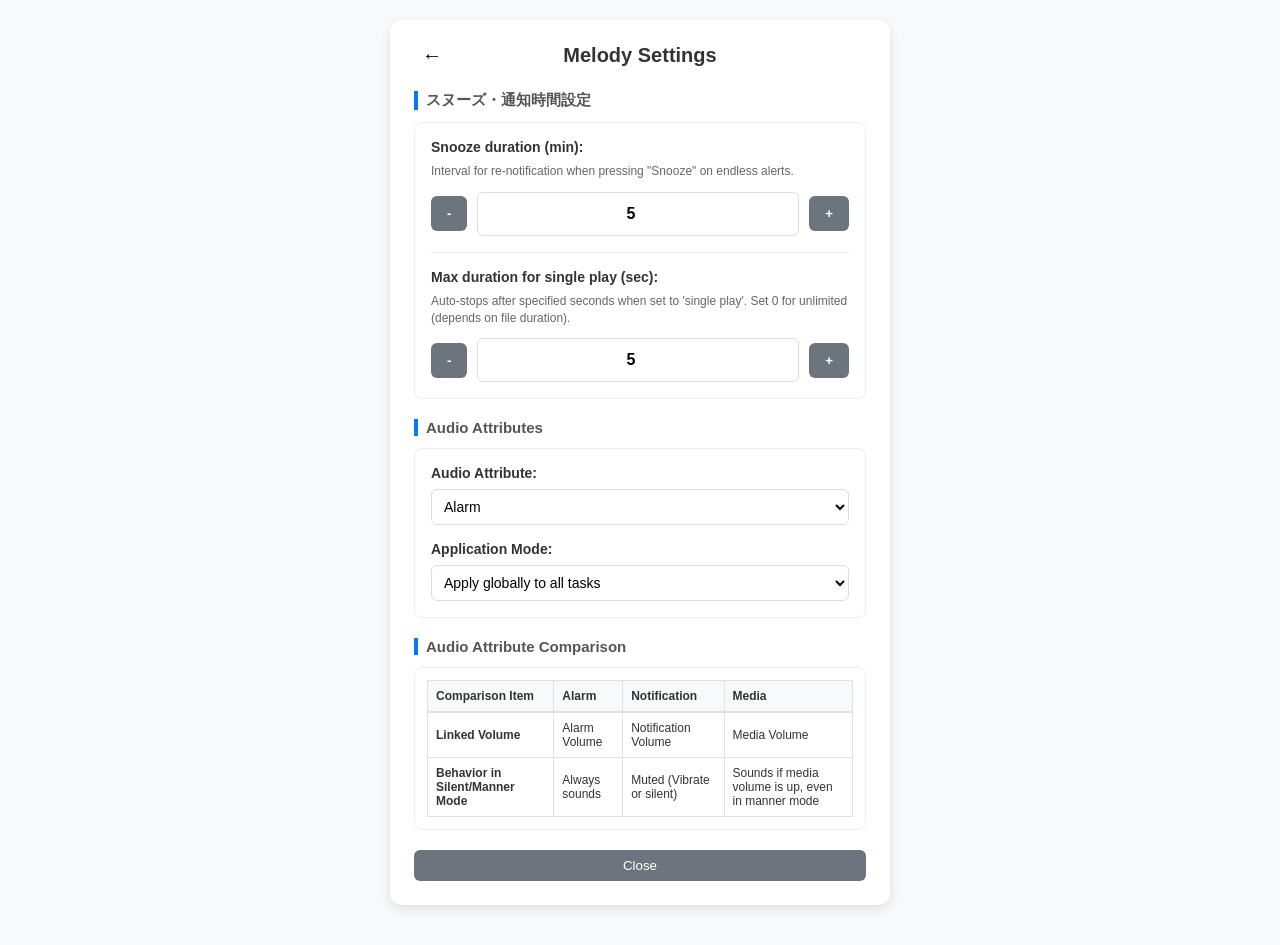
<file: app/src/main/assets/melody-settings.html>
<!DOCTYPE html>
<html lang="ja">
<head>
    <meta charset="UTF-8">
    <meta name="viewport" content="width=device-width, initial-scale=1.0">
    <title>Floating Task - Melody Settings</title>
    <link rel="stylesheet" href="style.css">
    <script src="translations.js"></script>
    <script src="app.js"></script>
    <script src="ui-core.js"></script>
    <script src="modal-manager.js"></script>
    <script src="system-handler.js"></script>
    <script src="settings-manager.js"></script>
    <style>
        html, body {
            overflow: auto !important;
            height: auto !important;
        }
        body {
            background-color: #f8f9fa;
            padding: 20px 20px 40px 20px;
            font-family: 'Helvetica Neue', Arial, 'Hiragino Kaku Gothic ProN', 'Hiragino Sans', Meiryo, sans-serif;
            color: #333;
            margin: 0;
            overflow-x: hidden;
            display: block;
        }
        .container {
            max-width: 500px;
            margin: 0 auto;
            background: white;
            padding: 24px;
            border-radius: 12px;
            box-shadow: 0 4px 12px rgba(0,0,0,0.1);
        }
        h1 {
            font-size: 20px;
            margin: 0;
            text-align: center;
        }
        .header {
            display: flex;
            align-items: center;
            margin-bottom: 24px;
            justify-content: center;
            position: relative;
        }
        .btn-back {
            position: absolute;
            left: 0;
            background: none;
            border: none;
            font-size: 20px;
            cursor: pointer;
            padding: 8px;
        }
        .section-title {
            font-weight: bold;
            font-size: 15px;
            margin-bottom: 12px;
            color: #555;
            border-left: 4px solid #007bff;
            padding-left: 8px;
        }
        .settings-card {
            background: #fff;
            border: 1px solid #eee;
            border-radius: 8px;
            padding: 16px;
            margin-bottom: 20px;
        }
        .setting-item {
            margin-bottom: 12px;
        }
        .setting-item:last-child {
            margin-bottom: 0;
        }
        .label-text {
            display: block;
            font-size: 14px;
            font-weight: bold;
            margin-bottom: 8px;
            color: #333;
        }
        .desc-text {
            font-size: 12px;
            color: #666;
            margin-bottom: 12px;
            line-height: 1.4;
        }
        .input-control {
            display: flex;
            align-items: center;
            gap: 10px;
        }
        .number-input {
            flex-grow: 1;
            padding: 12px;
            border: 1px solid #ddd;
            border-radius: 6px;
            font-size: 16px;
            text-align: center;
            font-weight: bold;
            box-sizing: border-box;
        }
    </style>
</head>
<body>
    <div class="container">
        <div class="header">
            <button class="btn-back" onclick="goBack()">←</button>
            <h1 data-i18n="melody_settings_title">通知音・メロディ</h1>
        </div>

        <div class="section-title">スヌーズ・通知時間設定</div>
        <div class="settings-card">
            <div class="setting-item">
                <label class="label-text" for="snoozeDuration" data-i18n="label_snooze_duration">スヌーズの待機時間 (分):</label>
                <div class="desc-text" data-i18n="desc_snooze_duration">エンドレス通知で「スヌーズ」を押した際の再通知までの時間です。</div>
                <div class="input-control">
                    <button class="btn btn-secondary" onclick="adjustSnoozeDuration(-1)" style="padding: 10px 16px; font-weight: bold;">-</button>
                    <input type="number" id="snoozeDuration" class="number-input" min="1" max="60" onchange="updateSnoozeDuration()">
                    <button class="btn btn-secondary" onclick="adjustSnoozeDuration(1)" style="padding: 10px 16px; font-weight: bold;">+</button>
                </div>
            </div>
            <div class="setting-item" style="margin-top: 16px; border-top: 1px solid #eee; padding-top: 16px;">
                <label class="label-text" for="maxMelodyDuration" data-i18n="label_max_melody_duration">1回のみ再生時の最大再生時間 (秒):</label>
                <div class="desc-text" data-i18n="desc_max_melody_duration">鳴らし方が「1回のみ」の時、指定秒数経過後に自動停止します。0にすると時間制限なし（ファイル長さに依存）になります。</div>
                <div class="input-control">
                    <button class="btn btn-secondary" onclick="adjustMaxMelodyDuration(-1)" style="padding: 10px 16px; font-weight: bold;">-</button>
                    <input type="number" id="maxMelodyDuration" class="number-input" min="0" max="300" onchange="updateMaxMelodyDuration()">
                    <button class="btn btn-secondary" onclick="adjustMaxMelodyDuration(1)" style="padding: 10px 16px; font-weight: bold;">+</button>
                </div>
            </div>
        </div>

        <div class="section-title" data-i18n="section_audio_attributes">オーディオ属性</div>
        <div class="settings-card">
            <div class="setting-item" style="margin-bottom: 16px;">
                <label class="label-text" for="audioAttributeSelect" data-i18n="label_audio_attribute">オーディオ属性:</label>
                <select id="audioAttributeSelect" onchange="updateMelodyAudioSettings()" style="width: 100%; padding: 8px; border-radius: 6px; border: 1px solid #ddd; background: white; font-size: 14px;">
                    <option value="alarm" data-i18n="audio_attr_alarm">アラーム</option>
                    <option value="notification" data-i18n="audio_attr_notification">通知</option>
                    <option value="media" data-i18n="audio_attr_media">メディア</option>
                </select>
            </div>
            <div class="setting-item">
                <label class="label-text" for="audioApplyModeSelect" data-i18n="label_audio_apply_mode">適用方法:</label>
                <select id="audioApplyModeSelect" onchange="updateMelodyAudioSettings()" style="width: 100%; padding: 8px; border-radius: 6px; border: 1px solid #ddd; background: white; font-size: 14px;">
                    <option value="global" data-i18n="audio_mode_global">すべてのタスクに共通で反映</option>
                    <option value="per_task" data-i18n="audio_mode_per_task">タスク毎に選択できるようにする</option>
                </select>
            </div>
        </div>

        <div class="section-title" data-i18n="section_audio_comparison">オーディオ属性の比較</div>
        <div class="settings-card" style="overflow-x: auto; padding: 12px;">
            <table style="width: 100%; border-collapse: collapse; font-size: 12px; text-align: left;">
                <thead>
                    <tr style="background: #f8f9fa; border-bottom: 2px solid #dee2e6;">
                        <th style="padding: 8px; border: 1px solid #dee2e6;" data-i18n="comp_header_item">比較項目</th>
                        <th style="padding: 8px; border: 1px solid #dee2e6;" data-i18n="audio_attr_alarm">アラーム</th>
                        <th style="padding: 8px; border: 1px solid #dee2e6;" data-i18n="audio_attr_notification">通知</th>
                        <th style="padding: 8px; border: 1px solid #dee2e6;" data-i18n="audio_attr_media">メディア</th>
                    </tr>
                </thead>
                <tbody>
                    <tr>
                        <td style="padding: 8px; border: 1px solid #dee2e6; font-weight: bold;" data-i18n="comp_linked_volume">連動する音量</td>
                        <td style="padding: 8px; border: 1px solid #dee2e6;" data-i18n="comp_vol_alarm">アラーム音量</td>
                        <td style="padding: 8px; border: 1px solid #dee2e6;" data-i18n="comp_vol_notification">通知音量（着信音量）</td>
                        <td style="padding: 8px; border: 1px solid #dee2e6;" data-i18n="comp_vol_media">メディア音量</td>
                    </tr>
                    <tr>
                        <td style="padding: 8px; border: 1px solid #dee2e6; font-weight: bold;" data-i18n="comp_manner_behavior">マナーモード時の挙動</td>
                        <td style="padding: 8px; border: 1px solid #dee2e6;" data-i18n="comp_manner_alarm">必ず音が鳴る</td>
                        <td style="padding: 8px; border: 1px solid #dee2e6;" data-i18n="comp_manner_notification">消音される（バイブまたは無音）</td>
                        <td style="padding: 8px; border: 1px solid #dee2e6;" data-i18n="comp_manner_media">マナーモードでも音量が上がっていれば鳴る</td>
                    </tr>
                </tbody>
            </table>
        </div>

        <button class="btn btn-secondary" style="width: 100%;" onclick="goBack()" data-i18n="btn_close">閉じる</button>
    </div>

    <!-- Custom Modal -->
    <div id="customModal" class="modal-overlay">
        <div class="modal-content">
            <div id="modalTitle" class="modal-title"></div>
            <label for="modalInput" style="display:none;">Input</label>
            <input type="text" id="modalInput" class="modal-input" style="display: none;" aria-labelledby="modalTitle">
            <label for="modalTextarea" style="display:none;">Textarea</label>
            <textarea id="modalTextarea" class="modal-input" style="display: none; height: 150px; resize: vertical;" aria-labelledby="modalTitle"></textarea>
            <div class="modal-actions">
                <button id="modalNeutralBtn" class="btn btn-secondary" style="display: none;"></button>
                <button id="modalCancelBtn" class="btn" onclick="closeModal()" data-i18n="btn_cancel">キャンセル</button>
                <button id="modalConfirmBtn" class="btn btn-primary">OK</button>
            </div>
        </div>
    </div>

    <script>
        function goBack() {
            if (typeof Android !== 'undefined' && Android.stopFloatingWindow) {
                Android.stopFloatingWindow();
            }
            location.href = 'index.html?tab=settings';
        }

        // Android のバックボタン対応
        function handleBack() {
            goBack();
            return true;
        }

        document.addEventListener('DOMContentLoaded', () => {
            applyLanguage();
            loadMelodySettings();
        });
    </script>
</body>
</html>
</file>
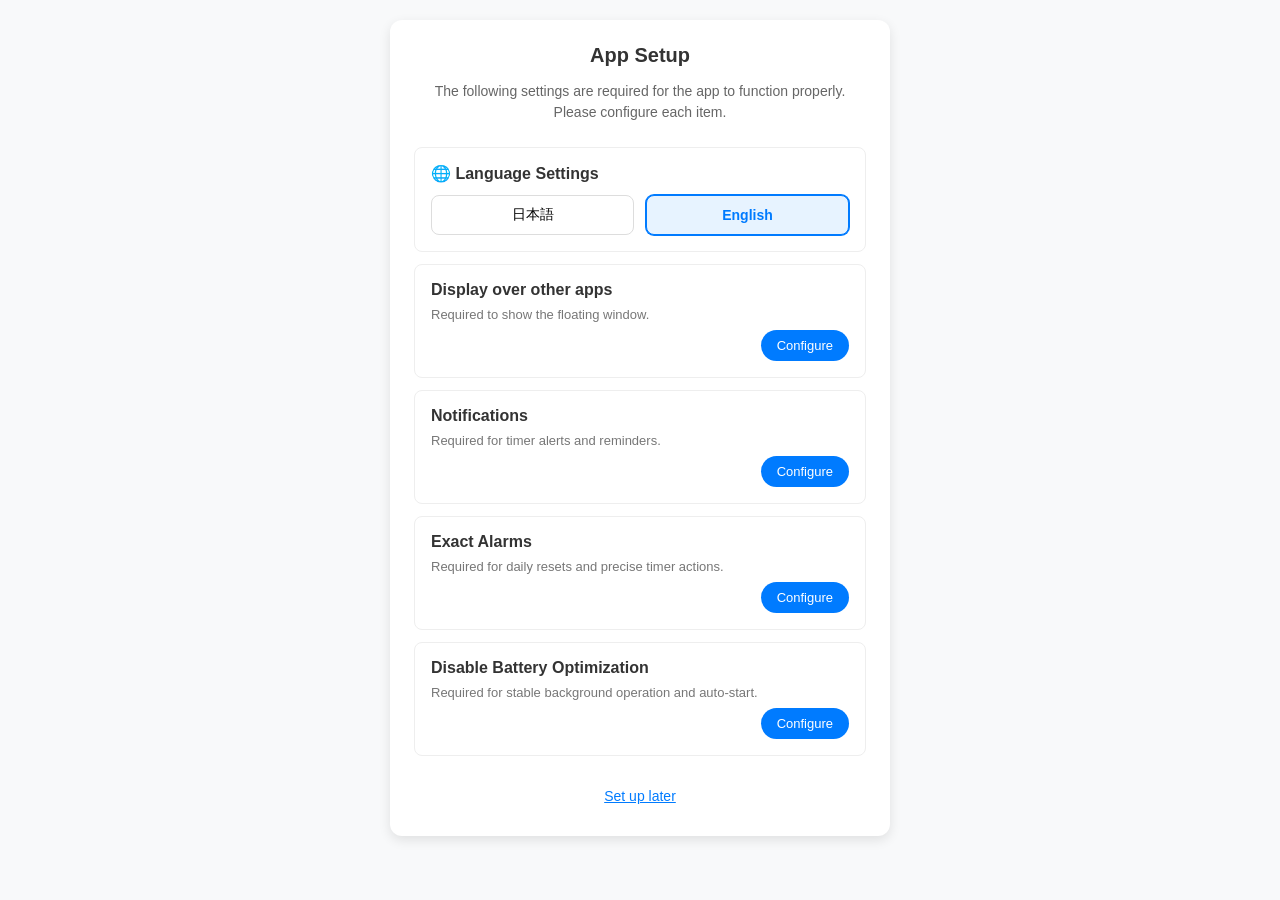
<file: app/src/main/assets/permissions.html>
<!DOCTYPE html>
<html lang="ja">
<head>
    <meta charset="UTF-8">
    <meta name="viewport" content="width=device-width, initial-scale=1.0">
    <title>Floating Task - Permissions</title>
    <link rel="stylesheet" href="style.css">
    <script src="translations.js"></script>
    <script src="app.js"></script>
    <style>
        html, body {
            overflow: auto !important;
            height: auto !important;
        }
        body {
            background-color: #f8f9fa;
            padding: 20px 20px 40px 20px;
            font-family: 'Helvetica Neue', Arial, 'Hiragino Kaku Gothic ProN', 'Hiragino Sans', Meiryo, sans-serif;
            color: #333;
            margin: 0;
            overflow-x: hidden;
            display: block; /* style.css の flex を上書き */
        }
        .container {
            max-width: 500px;
            margin: 0 auto;
            background: white;
            padding: 24px;
            border-radius: 12px;
            box-shadow: 0 4px 12px rgba(0,0,0,0.1);
        }
        h1 {
            font-size: 20px;
            margin-top: 0;
            margin-bottom: 12px;
            text-align: center;
        }
        p.desc {
            font-size: 14px;
            color: #666;
            line-height: 1.5;
            margin-bottom: 24px;
            text-align: center;
        }
        .perm-item {
            display: flex;
            flex-direction: column;
            gap: 8px;
            padding: 16px;
            border: 1px solid #eee;
            border-radius: 8px;
            margin-bottom: 12px;
            transition: background-color 0.3s;
        }
        .perm-header {
            display: flex;
            justify-content: space-between;
            align-items: center;
        }
        .perm-title {
            font-weight: bold;
            font-size: 16px;
        }
        .perm-status {
            font-size: 13px;
        }
        .perm-desc {
            font-size: 13px;
            color: #777;
        }
        .btn-setting {
            align-self: flex-end;
            padding: 8px 16px;
            font-size: 13px;
            border-radius: 20px;
        }
        .start-container {
            margin-top: 24px;
            text-align: center;
        }
        .btn-start {
            width: 100%;
            padding: 14px;
            font-size: 16px;
            background-color: #28a745;
            color: white;
            border: none;
            border-radius: 8px;
            font-weight: bold;
            display: none;
            cursor: pointer;
            box-shadow: 0 4px 0 #218838;
        }
        .btn-start:active {
            transform: translateY(2px);
            box-shadow: 0 2px 0 #218838;
        }
        .btn-skip {
            display: block;
            width: 100%;
            margin-top: 16px;
            background: none;
            border: none;
            color: #007bff;
            font-size: 14px;
            text-decoration: underline;
            cursor: pointer;
            padding: 8px;
        }
        .btn-skip:active {
            color: #0056b3;
        }

        /* 詳細説明レイヤー */
        #detail-layer {
            display: none;
            position: fixed;
            top: 0;
            left: 0;
            width: 100%;
            height: 100%;
            background: white;
            z-index: 1000;
            padding: 24px;
            box-sizing: border-box;
            flex-direction: column;
            overflow-y: auto;
        }
        .detail-header {
            display: flex;
            align-items: center;
            margin-bottom: 20px;
        }
        .btn-back {
            background: none;
            border: none;
            font-size: 24px;
            cursor: pointer;
            padding: 8px;
            margin-right: 8px;
        }
        .detail-title {
            font-size: 20px;
            font-weight: bold;
        }
        .detail-desc {
            font-size: 15px;
            line-height: 1.6;
            color: #555;
            margin-bottom: 30px;
        }

        /* スマホイメージ図のスタイル */
        .illustration-container {
            display: flex;
            justify-content: center;
            margin: 30px 0;
            perspective: 1000px;
        }
        .phone-mockup {
            width: 160px;
            height: 320px;
            background: #333;
            border-radius: 24px;
            padding: 10px;
            position: relative;
            box-shadow: 0 20px 40px rgba(0,0,0,0.2);
            transform: rotateX(10deg) rotateY(-10deg);
        }
        .phone-screen {
            width: 100%;
            height: 100%;
            background: #8e9eab; /* 壁紙風グラデーション */
            background: linear-gradient(to bottom, #8e9eab, #eef2f3);
            border-radius: 14px;
            position: relative;
            overflow: hidden;
        }
        .app-icons {
            display: grid;
            grid-template-columns: repeat(3, 1fr);
            gap: 10px;
            padding: 20px 10px;
        }
        .icon-stub {
            width: 30px;
            height: 30px;
            background: rgba(255,255,255,0.5);
            border-radius: 6px;
        }
        .floating-preview {
            position: absolute;
            top: 60px;
            left: 20px;
            width: 110px;
            height: 30px;
            background: white;
            border-radius: 6px;
            box-shadow: 0 4px 12px rgba(0,0,0,0.3);
            display: flex;
            align-items: center;
            padding: 0 6px;
            border: 1px solid #007bff;
            animation: floatingAnim 4s ease-in-out infinite;
        }
        .fp-inner {
            display: flex;
            align-items: center;
            gap: 4px;
            width: 100%;
        }
        .fp-check { width: 10px; height: 10px; border: 1px solid #ddd; border-radius: 2px; }
        .fp-text { height: 6px; background: #eee; flex-grow: 1; border-radius: 3px; }
        .fp-timer { width: 30px; height: 10px; background: #ffc107; border-radius: 2px; }

        @keyframes floatingAnim {
            0%, 100% { transform: translateY(0) scale(1); }
            50% { transform: translateY(15px) scale(1.05); }
        }

        .btn-large-primary {
            background-color: #007bff;
            color: white;
            border: none;
            padding: 16px;
            border-radius: 12px;
            font-size: 18px;
            font-weight: bold;
            cursor: pointer;
            box-shadow: 0 4px 0 #0056b3;
            width: 100%;
            margin-top: auto;
        }
        .btn-large-primary:active {
            transform: translateY(2px);
            box-shadow: 0 2px 0 #0056b3;
        }

        .lang-button-container {
            display: flex;
            gap: 12px;
            margin-top: 4px;
        }
        .btn-lang {
            flex: 1;
            padding: 10px;
            font-size: 14px;
            border: 1px solid #ddd;
            border-radius: 8px;
            background: white;
            cursor: pointer;
            transition: all 0.2s;
        }
        .btn-lang.active {
            border-color: #007bff;
            background-color: #e7f3ff;
            color: #007bff;
            font-weight: bold;
            box-shadow: 0 0 0 1px #007bff;
        }
        .link-setting {
            background: none !important;
            border: none !important;
            color: #007bff !important;
            text-decoration: underline !important;
            font-size: 13px !important;
            cursor: pointer !important;
            padding: 4px 0 !important;
            text-align: right !important;
            width: auto !important;
            box-shadow: none !important;
            font-weight: normal !important;
            margin-top: 4px;
        }
    </style>
</head>
<body>
    <div id="main-container" class="container">
        <div id="main-header" style="display: flex; align-items: center; margin-bottom: 12px; justify-content: center; position: relative;">
            <button id="btn-main-back" onclick="location.href='index.html?tab=settings'" style="display: none; position: absolute; left: 0; background: none; border: none; font-size: 20px; cursor: pointer;">←</button>
            <h1 id="main-title" style="margin: 0;" data-i18n="permissions_title">アプリの利用準備</h1>
        </div>
        <p class="desc" data-i18n="permissions_desc">このアプリを正常に動作させるために、以下の設定が必要です。</p>

        <!-- 言語選択 -->
        <div class="perm-item">
            <div class="perm-header">
                <span class="perm-title" data-i18n="label_language">言語設定</span>
            </div>
            <div class="lang-button-container">
                <button id="btn-lang-ja" class="btn-lang" onclick="changeLanguage('ja')">日本語</button>
                <button id="btn-lang-en" class="btn-lang" onclick="changeLanguage('en')">English</button>
            </div>
        </div>

        <!-- 重ねて表示 -->
        <div class="perm-item" id="item-overlay">
            <div class="perm-header">
                <span class="perm-title" data-i18n="perm_overlay_title">重ねて表示</span>
                <span id="status-overlay" class="perm-status"></span>
            </div>
            <div class="perm-desc" data-i18n="perm_overlay_desc">フローティングウィンドウを表示するために必要です。</div>
            <button id="btn-overlay" class="btn btn-primary btn-setting" onclick="showDetail('overlay')" data-i18n="btn_setting">設定する</button>
        </div>

        <!-- 通知 -->
        <div class="perm-item" id="item-notification">
            <div class="perm-header">
                <span class="perm-title" data-i18n="perm_notification_title">通知</span>
                <span id="status-notification" class="perm-status"></span>
            </div>
            <div class="perm-desc" data-i18n="perm_notification_desc">タイマー終了やリマインドを通知するために必要です。</div>
            <button id="btn-notification" class="btn btn-primary btn-setting" onclick="showDetail('notification')" data-i18n="btn_setting">設定する</button>
        </div>

        <!-- アラーム -->
        <div class="perm-item" id="item-alarm">
            <div class="perm-header">
                <span class="perm-title" data-i18n="perm_alarm_title">正確なアラーム</span>
                <span id="status-alarm" class="perm-status"></span>
            </div>
            <div class="perm-desc" data-i18n="perm_alarm_desc">リセットやタイマーの正確な動作に必要です。</div>
            <button id="btn-alarm" class="btn btn-primary btn-setting" onclick="showDetail('alarm')" data-i18n="btn_setting">設定する</button>
        </div>

        <!-- バッテリー -->
        <div class="perm-item" id="item-battery">
            <div class="perm-header">
                <span class="perm-title" data-i18n="perm_battery_title">バッテリー制限の解除</span>
                <span id="status-battery" class="perm-status"></span>
            </div>
            <div class="perm-desc" data-i18n="perm_battery_desc">バックグラウンド動作を安定させるために必要です。</div>
            <button id="btn-battery" class="btn btn-primary btn-setting" onclick="showDetail('battery')" data-i18n="btn_setting">設定する</button>
        </div>

        <div class="start-container">
            <button id="btn-start-app" class="btn-start" onclick="proceedToNext()" data-i18n="btn_start_app">アプリを始める</button>
            <button id="btn-skip-setup" class="btn-skip" onclick="proceedToNext()" data-i18n="btn_setup_later">後で設定する</button>
        </div>
    </div>

    <!-- 詳細説明レイヤー -->
    <div id="detail-layer">
        <div class="detail-header">
            <button class="btn-back" onclick="hideDetail()">←</button>
            <span id="detail-title" class="detail-title"></span>
        </div>

        <div id="illustration-area" class="illustration-container">
            <!-- JavaScript で切り替え -->
        </div>

        <div class="detail-content">
            <p id="detail-desc" class="detail-desc"></p>

            <div id="instruction-steps" style="background: #f0f7ff; padding: 16px; border-radius: 8px; margin-bottom: 24px; border: 1px dashed #007bff;">
                <div style="font-weight: bold; margin-bottom: 12px; color: #0056b3; font-size: 15px; display: flex; align-items: center; gap: 6px;">
                    <span>💡</span>
                    <span data-i18n="label_how_to_operate">設定画面での操作方法</span>
                </div>
                <div id="steps-list" style="font-size: 14px; color: #444; display: flex; flex-direction: column; gap: 10px; line-height: 1.4;">
                </div>
            </div>
        </div>

        <button id="btn-action" class="btn-large-primary" data-i18n="btn_open_settings"></button>
    </div>

    <script>
        let currentDetailType = null;
        let lastPermissionStates = { overlay: false, notification: false, alarm: false, battery: false };

        function changeLanguage(lang) {
            localStorage.setItem('appLanguage', lang);
            applyLanguage();
            if (typeof Android !== 'undefined' && Android.setAppLanguage) {
                Android.setAppLanguage(lang);
            }
            updateLangButtons();
        }

        function updateLangButtons() {
            const currentLang = localStorage.getItem('appLanguage') || 'system';
            // 実際の言語判定（システム設定等も考慮）に合わせてボタンのハイライトを更新
            const effectiveLang = window.currentLang;

            document.getElementById('btn-lang-ja').classList.toggle('active', effectiveLang === 'ja');
            document.getElementById('btn-lang-en').classList.toggle('active', effectiveLang === 'en');
        }

        function showDetail(type) {
            currentDetailType = type;
            document.getElementById('main-container').style.display = 'none';
            document.getElementById('detail-layer').style.display = 'flex';

            const titleEl = document.getElementById('detail-title');
            const descEl = document.getElementById('detail-desc');
            const illusEl = document.getElementById('illustration-area');
            const stepsEl = document.getElementById('steps-list');
            const actionBtn = document.getElementById('btn-action');

            stepsEl.innerHTML = '';

            if (type === 'overlay') {
                titleEl.textContent = getTranslation('overlay_detail_title');
                descEl.textContent = getTranslation('overlay_detail_desc');
                illusEl.innerHTML = `
                    <div class="phone-mockup">
                        <div class="phone-screen">
                            <div class="app-icons">
                                <div class="icon-stub"></div><div class="icon-stub"></div><div class="icon-stub"></div>
                                <div class="icon-stub"></div><div class="icon-stub"></div><div class="icon-stub"></div>
                            </div>
                            <div class="floating-preview">
                                <div class="fp-inner">
                                    <div class="fp-check"></div>
                                    <div class="fp-text"></div>
                                    <div class="fp-timer"></div>
                                </div>
                            </div>
                        </div>
                    </div>
                `;
                addStep(getTranslation('overlay_step1'));
                addStep(getTranslation('overlay_step2'));
                actionBtn.onclick = () => Android.launchOverlayPermissionSettings();
            } else if (type === 'notification') {
                titleEl.textContent = getTranslation('notification_detail_title');
                descEl.textContent = getTranslation('notification_detail_desc');
                illusEl.innerHTML = `
                    <div style="font-size: 80px; margin-bottom: 20px;">🔔</div>
                    <div style="background: white; border-radius: 8px; padding: 10px; width: 200px; box-shadow: 0 4px 12px rgba(0,0,0,0.1); border-left: 4px solid #007bff;">
                        <div style="font-weight: bold; font-size: 12px; text-align: left;">Floating Task</div>
                        <div style="font-size: 11px; color: #666; text-align: left;">タイマーが終了しました</div>
                    </div>
                `;
                addStep(getTranslation('notification_step1'));
                addStep(getTranslation('notification_step2'));
                actionBtn.onclick = () => Android.requestNotificationPermission();
            } else if (type === 'alarm') {
                titleEl.textContent = getTranslation('alarm_detail_title');
                descEl.textContent = getTranslation('alarm_detail_desc');
                illusEl.innerHTML = `
                    <div style="font-size: 80px; margin-bottom: 10px;">⏰</div>
                    <div style="font-size: 14px; font-weight: bold; color: #d9534f;">12:00:00</div>
                `;
                addStep(getTranslation('alarm_step1'));
                actionBtn.onclick = () => Android.openExactAlarmSettings();
            } else if (type === 'battery') {
                titleEl.textContent = getTranslation('battery_detail_title');
                descEl.textContent = getTranslation('battery_detail_desc');
                illusEl.innerHTML = `
                    <div style="font-size: 80px; margin-bottom: 10px;">🔋</div>
                    <div style="font-size: 24px; color: #28a745;">100%</div>
                `;
                addStep(getTranslation('battery_step1'));
                actionBtn.onclick = () => Android.requestBatteryOptimizationExemption();
            }

            applyLanguage();
        }

        function addStep(text) {
            const div = document.createElement('div');
            div.textContent = text;
            document.getElementById('steps-list').appendChild(div);
        }

        function hideDetail() {
            document.getElementById('main-container').style.display = 'block';
            document.getElementById('detail-layer').style.display = 'none';
            document.getElementById('illustration-area').style.fontSize = 'initial';
            currentDetailType = null;
        }

        // Android のバックボタン対応
        function handleBack() {
            if (currentDetailType !== null) {
                hideDetail();
                return true; // バックイベントを消費
            }
            const urlParams = new URLSearchParams(window.location.search);
            if (urlParams.get('from') === 'settings') {
                location.href = 'index.html?tab=settings';
                return true;
            }
            return false; // デフォルトの挙動（終了確認）へ
        }

        function updateAllStatus() {
            if (typeof Android === 'undefined') return;

            const urlParams = new URLSearchParams(window.location.search);
            const isFromSettings = urlParams.get('from') === 'settings';

            const currentStates = {
                overlay: Android.checkOverlayPermissionGranted(),
                notification: Android.checkNotificationPermissionGranted(),
                alarm: Android.checkExactAlarmPermission(),
                battery: Android.checkBatteryOptimizationExempt()
            };

            updateItemStatus('overlay', currentStates.overlay);
            updateItemStatus('notification', currentStates.notification);
            updateItemStatus('alarm', currentStates.alarm);
            updateItemStatus('battery', currentStates.battery);

            const startBtn = document.getElementById('btn-start-app');
            const skipBtn = document.getElementById('btn-skip-setup');

            const allGranted = currentStates.overlay && currentStates.notification && currentStates.alarm && currentStates.battery;

            if (allGranted) {
                startBtn.style.display = 'block';
                if (skipBtn) skipBtn.style.display = 'none';
                if (isFromSettings) {
                    startBtn.textContent = getTranslation('btn_back_to_settings');
                    startBtn.onclick = () => { location.href = 'index.html?tab=settings'; };
                } else {
                    startBtn.onclick = () => proceedToNext();
                }
            } else {
                startBtn.style.display = 'none';
                if (skipBtn) {
                    skipBtn.style.display = 'block';
                    skipBtn.onclick = () => proceedToNext();
                }
            }

            // 現在表示中の詳細項目が「未許可から許可に変わった瞬間」のみ自動で閉じる
            if (currentDetailType && currentStates[currentDetailType] && !lastPermissionStates[currentDetailType]) {
                hideDetail();
            }

            // 状態を記録
            lastPermissionStates = currentStates;
        }

        function updateItemStatus(id, granted) {
            const statusEl = document.getElementById('status-' + id);
            const btnEl = document.getElementById('btn-' + id);
            const itemEl = document.getElementById('item-' + id);
            if (granted) {
                statusEl.textContent = getTranslation('status_enabled');
                statusEl.style.color = 'green';
                btnEl.textContent = getTranslation('btn_check_setting');
                btnEl.className = 'link-setting';
                itemEl.style.backgroundColor = 'rgba(40, 167, 69, 0.05)';
            } else {
                statusEl.textContent = getTranslation('status_enabled').startsWith('✅') ? getTranslation('status_disabled') : '⚠️ Disabled';
                statusEl.style.color = 'orange';
                btnEl.textContent = getTranslation('btn_setting');
                btnEl.className = 'btn btn-primary btn-setting';
                itemEl.style.backgroundColor = 'transparent';
            }
        }

        // 定期的にチェック
        setInterval(updateAllStatus, 1000);

        function proceedToNext() {
            if (localStorage.getItem('hasSeenFloatingGuide') === 'true') {
                location.href = 'index.html';
            } else {
                location.href = 'floating-guide.html';
            }
        }

        document.addEventListener('DOMContentLoaded', () => {
            if (!localStorage.getItem('appLanguage')) {
                localStorage.setItem('appLanguage', 'system');
            }
            applyLanguage();

            // 初回状態の記録
            if (typeof Android !== 'undefined') {
                lastPermissionStates = {
                    overlay: Android.checkOverlayPermissionGranted(),
                    notification: Android.checkNotificationPermissionGranted(),
                    alarm: Android.checkExactAlarmPermission(),
                    battery: Android.checkBatteryOptimizationExempt()
                };
            }

            updateAllStatus();
            updateLangButtons();

            const urlParams = new URLSearchParams(window.location.search);
            if (urlParams.get('from') === 'settings') {
                document.getElementById('btn-main-back').style.display = 'block';
            }
        });

        function refreshData() {
            updateAllStatus();
        }
    </script>
</body>
</html>
</file>
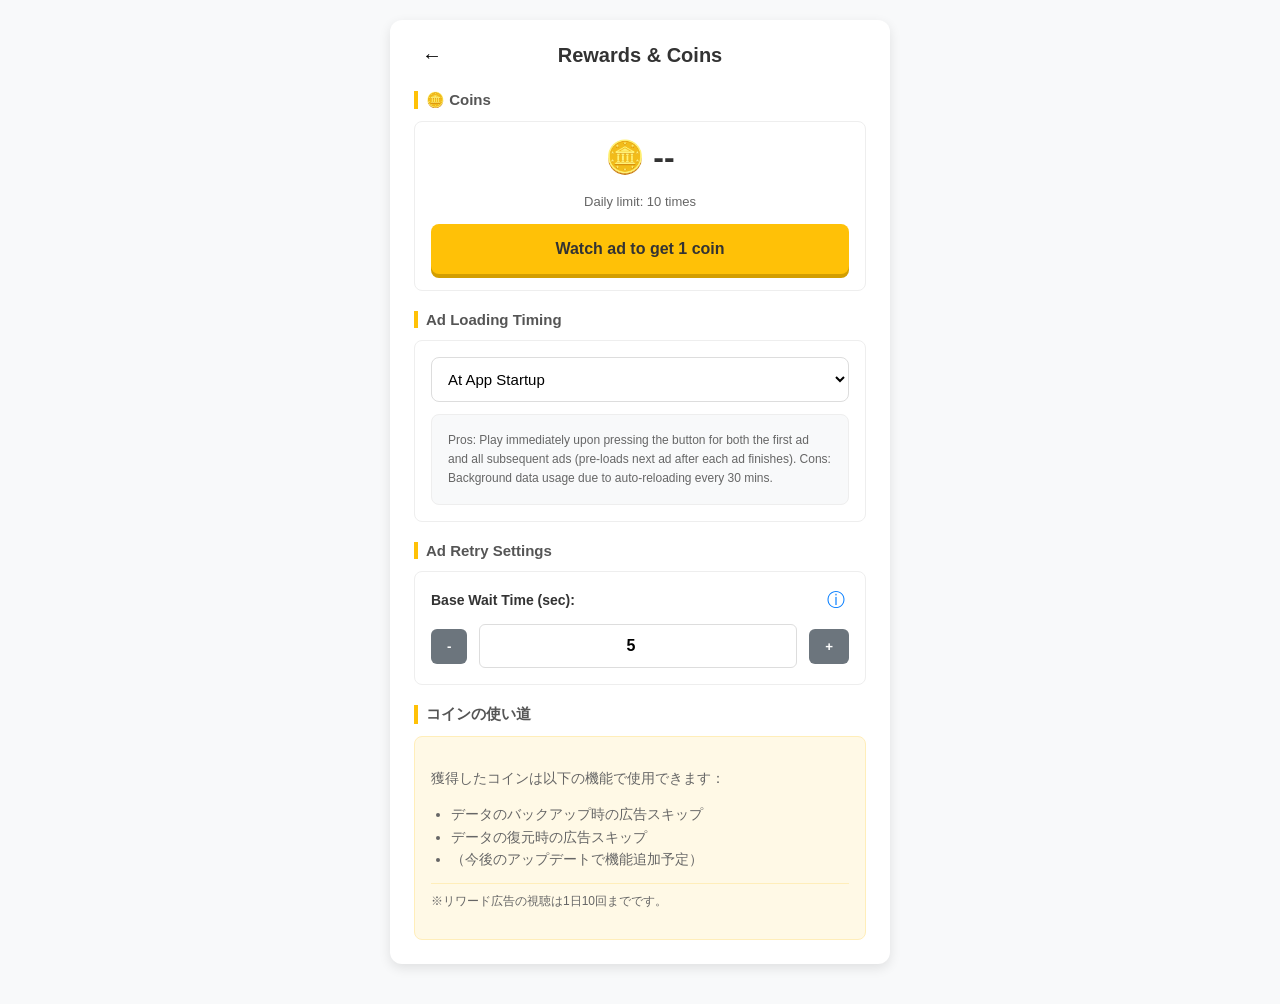
<file: app/src/main/assets/rewards.html>
<!DOCTYPE html>
<html lang="ja">
<head>
    <meta charset="UTF-8">
    <meta name="viewport" content="width=device-width, initial-scale=1.0">
    <title>Floating Task - Rewards</title>
    <link rel="stylesheet" href="style.css">
    <script src="translations.js"></script>
    <script src="app.js"></script>
    <script src="ui-core.js"></script>
    <script src="modal-manager.js"></script>
    <script src="system-handler.js"></script>
    <script src="settings-manager.js"></script>
    <style>
        html, body {
            overflow: auto !important;
            height: auto !important;
        }
        body {
            background-color: #f8f9fa;
            padding: 20px 20px 40px 20px;
            font-family: 'Helvetica Neue', Arial, 'Hiragino Kaku Gothic ProN', 'Hiragino Sans', Meiryo, sans-serif;
            color: #333;
            margin: 0;
            overflow-x: hidden;
            display: block;
        }
        .container {
            max-width: 500px;
            margin: 0 auto;
            background: white;
            padding: 24px;
            border-radius: 12px;
            box-shadow: 0 4px 12px rgba(0,0,0,0.1);
        }
        h1 {
            font-size: 20px;
            margin: 0;
            text-align: center;
        }
        .header {
            display: flex;
            align-items: center;
            margin-bottom: 24px;
            justify-content: center;
            position: relative;
        }
        .btn-back {
            position: absolute;
            left: 0;
            background: none;
            border: none;
            font-size: 20px;
            cursor: pointer;
            padding: 8px;
        }
        .section-title {
            font-weight: bold;
            font-size: 15px;
            margin-bottom: 12px;
            color: #555;
            border-left: 4px solid #ffc107;
            padding-left: 8px;
        }
        .reward-card {
            background: #fff;
            border: 1px solid #eee;
            border-radius: 8px;
            padding: 16px;
            margin-bottom: 20px;
            text-align: center;
        }
        .coin-display-large {
            font-size: 32px;
            font-weight: bold;
            color: #333;
            margin-bottom: 16px;
            display: flex;
            align-items: center;
            justify-content: center;
            gap: 8px;
        }
        .btn-reward {
            width: 100%;
            padding: 16px;
            font-size: 16px;
            font-weight: bold;
            background-color: #ffc107;
            color: #333;
            border: none;
            border-radius: 8px;
            cursor: pointer;
            box-shadow: 0 4px 0 #d39e00;
        }
        .btn-reward:active {
            transform: translateY(2px);
            box-shadow: 0 2px 0 #d39e00;
        }
        .desc-box {
            text-align: left;
            font-size: 14px;
            color: #666;
            line-height: 1.6;
            background: #fff9e6;
            padding: 16px;
            border-radius: 8px;
            border: 1px solid #ffeeba;
        }

        /* Custom Modal Styles (shared) */
        .modal-overlay {
            display: none;
            position: fixed;
            top: 0; left: 0; width: 100%; height: 100%;
            background: rgba(0,0,0,0.5);
            z-index: 2000;
            align-items: center;
            justify-content: center;
        }
        .modal-content {
            background: white;
            padding: 20px;
            border-radius: 12px;
            width: 90%;
            max-width: 450px;
            max-height: 85vh;
            overflow-y: auto;
        }
        .modal-title { font-weight: bold; margin-bottom: 12px; white-space: pre-wrap; }
        .modal-input {
            width: 100%;
            padding: 8px;
            margin-bottom: 16px;
            border: 1px solid #ddd;
            border-radius: 4px;
            box-sizing: border-box;
        }
        .modal-actions { display: flex; justify-content: flex-end; gap: 8px; }
    </style>
</head>
<body>
    <div class="container">
        <div class="header">
            <button class="btn-back" onclick="goBack()">←</button>
            <h1 data-i18n="rewards_title">リワード</h1>
        </div>

        <div class="section-title" data-i18n="label_coin_management">現在のコイン</div>
        <div class="reward-card">
            <div id="coin-display-large" class="coin-display-large">
                <span>🪙</span>
                <span id="coin-count-val">--</span>
            </div>
            <div style="font-size: 13px; color: #666; margin-bottom: 12px; line-height: 1.5;">
                <div data-i18n="label_daily_ad_limit">1日あたりの獲得可能回数: 10回</div>
                <div id="ad-remaining-display" style="font-weight: bold; color: #0056b3;"></div>
            </div>
            <button class="btn-reward" onclick="earnCoinReward()" data-i18n="btn_get_coin_reward">リワード広告を視聴して１コインをゲット</button>
        </div>

        <div class="section-title" data-i18n="label_ad_load_timing">広告の読み込みタイミング</div>
        <div class="reward-card">
            <select id="adLoadTimingSelect" onchange="updateAdLoadTiming()" style="width: 100%; padding: 12px; border-radius: 8px; border: 1px solid #ddd; background: white; font-size: 15px; margin-bottom: 12px;">
                <option value="startup" data-i18n="ad_load_startup">アプリ起動完了時</option>
                <option value="button" data-i18n="ad_load_button">再生ボタン押下時</option>
            </select>
            <div id="adLoadTimingDesc" class="desc-box" style="font-size: 12px; background: #f8f9fa; border-color: #eee;">
                <!-- Description populated by JS -->
            </div>
        </div>

        <div class="section-title" data-i18n="label_ad_retry_settings">広告読み込みリトライ設定</div>
        <div class="reward-card">
            <div style="display: flex; align-items: center; justify-content: space-between; margin-bottom: 12px; font-size: 14px;">
                <label for="adRetryBaseInterval" style="margin: 0; font-weight: bold;" data-i18n="label_ad_retry_interval">基本待機時間(秒):</label>
                <span onclick="openAdRetryInfo()" style="cursor: pointer; color: #007bff; font-size: 18px; padding: 0 4px;" title="詳細">ⓘ</span>
            </div>
            <div style="display: flex; align-items: center; gap: 12px;">
                <button class="btn btn-secondary" onclick="adjustAdRetryInterval(-1)" style="padding: 10px 16px; font-weight: bold;">-</button>
                <input type="number" id="adRetryBaseInterval" min="2" max="60" onchange="saveFloatingSettings(undefined, true)" style="flex-grow: 1; padding: 12px; border-radius: 6px; border: 1px solid #ddd; box-sizing: border-box; text-align: center; font-size: 16px; font-weight: bold;">
                <button class="btn btn-secondary" onclick="adjustAdRetryInterval(1)" style="padding: 10px 16px; font-weight: bold;">+</button>
            </div>
        </div>

        <div class="section-title">コインの使い道</div>
        <div class="desc-box">
            <p>獲得したコインは以下の機能で使用できます：</p>
            <ul style="margin: 0; padding-left: 20px;">
                <li>データのバックアップ時の広告スキップ</li>
                <li>データの復元時の広告スキップ</li>
                <li>（今後のアップデートで機能追加予定）</li>
            </ul>
            <p style="margin-top: 12px; font-size: 12px; border-top: 1px solid #ffeeba; padding-top: 8px;">※リワード広告の視聴は1日10回までです。</p>
        </div>
    </div>

    <!-- Custom Modal -->
    <div id="customModal" class="modal-overlay">
        <div class="modal-content">
            <div id="modalTitle" class="modal-title"></div>
            <input type="text" id="modalInput" class="modal-input" style="display: none;">
            <textarea id="modalTextarea" class="modal-input" style="display: none; height: 150px; resize: vertical;"></textarea>
            <div class="modal-actions">
                <button id="modalNeutralBtn" class="btn btn-secondary" style="display: none;"></button>
                <button id="modalCancelBtn" class="btn" onclick="closeModal()" data-i18n="btn_cancel">キャンセル</button>
                <button id="modalConfirmBtn" class="btn btn-primary">OK</button>
            </div>
        </div>
    </div>

    <script>
        function goBack() {
            if (typeof Android !== 'undefined' && Android.stopFloatingWindow) {
                Android.stopFloatingWindow();
            }
            location.href = 'index.html?tab=settings';
        }

        // Android のバックボタン対応
        function handleBack() {
            goBack();
            return true;
        }

        function updateUI() {
            if (typeof Android !== 'undefined' && Android.getCoins) {
                const coins = Android.getCoins();
                document.getElementById('coin-count-val').textContent = coins;
            }

            if (typeof Android !== 'undefined' && Android.getRemainingDailyAdCount) {
                const remaining = Android.getRemainingDailyAdCount();
                const remEl = document.getElementById('ad-remaining-display');
                if (remEl) {
                    remEl.textContent = getTranslation('label_daily_ad_remaining', remaining);
                }
            }

            if (typeof Android !== 'undefined' && Android.getAdLoadTiming) {
                const timing = Android.getAdLoadTiming();
                const select = document.getElementById('adLoadTimingSelect');
                if (select && select.value !== timing) {
                    select.value = timing;
                    updateAdLoadTimingDesc();
                }
            }
        }

        function updateAdLoadTiming() {
            const select = document.getElementById('adLoadTimingSelect');
            if (!select) return;
            const timing = select.value;
            if (typeof Android !== 'undefined' && Android.setAdLoadTiming) {
                Android.setAdLoadTiming(timing);
            }
            updateAdLoadTimingDesc();
        }

        function updateAdLoadTimingDesc() {
            const select = document.getElementById('adLoadTimingSelect');
            const descEl = document.getElementById('adLoadTimingDesc');
            if (!select || !descEl) return;

            const key = 'desc_ad_load_' + select.value;
            descEl.textContent = getTranslation(key);
        }

        document.addEventListener('DOMContentLoaded', () => {
            applyLanguage();
            if (typeof loadFloatingSettings === 'function') loadFloatingSettings();
            updateUI();
            updateAdLoadTimingDesc();
        });

        // 定期的に更新
        setInterval(updateUI, 1000);

        // system-handler.js の updateCoinDisplay を上書き/拡張してこの画面でも動くようにする
        const originalUpdateCoinDisplay = window.updateCoinDisplay;
        window.updateCoinDisplay = function() {
            if (originalUpdateCoinDisplay) originalUpdateCoinDisplay();
            updateUI();
        };
    </script>
</body>
</html>
</file>
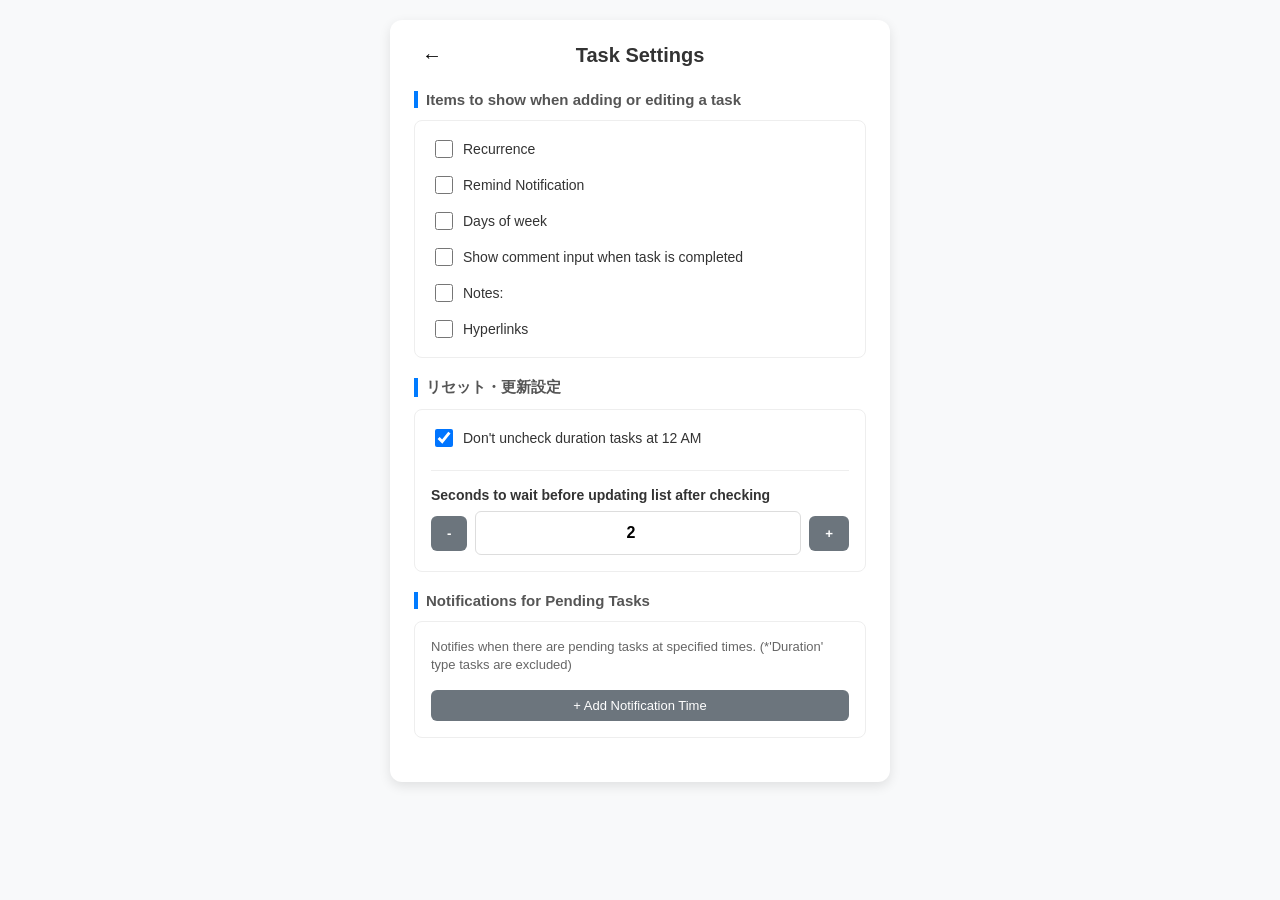
<file: app/src/main/assets/task-settings.html>
<!DOCTYPE html>
<html lang="ja">
<head>
    <meta charset="UTF-8">
    <meta name="viewport" content="width=device-width, initial-scale=1.0">
    <title>Floating Task - Task Settings</title>
    <link rel="stylesheet" href="style.css">
    <script src="translations.js"></script>
    <script src="app.js"></script>
    <script src="ui-core.js"></script>
    <script src="modal-manager.js"></script>
    <script src="system-handler.js"></script>
    <script src="settings-manager.js"></script>
    <style>
        html, body {
            overflow: auto !important;
            height: auto !important;
        }
        body {
            background-color: #f8f9fa;
            padding: 20px 20px 40px 20px;
            font-family: 'Helvetica Neue', Arial, 'Hiragino Kaku Gothic ProN', 'Hiragino Sans', Meiryo, sans-serif;
            color: #333;
            margin: 0;
            overflow-x: hidden;
            display: block;
        }
        .container {
            max-width: 500px;
            margin: 0 auto;
            background: white;
            padding: 24px;
            border-radius: 12px;
            box-shadow: 0 4px 12px rgba(0,0,0,0.1);
        }
        h1 {
            font-size: 20px;
            margin: 0;
            text-align: center;
        }
        .header {
            display: flex;
            align-items: center;
            margin-bottom: 24px;
            justify-content: center;
            position: relative;
        }
        .btn-back {
            position: absolute;
            left: 0;
            background: none;
            border: none;
            font-size: 20px;
            cursor: pointer;
            padding: 8px;
        }
        .section-title {
            font-weight: bold;
            font-size: 15px;
            margin-bottom: 12px;
            color: #555;
            border-left: 4px solid #007bff;
            padding-left: 8px;
        }
        .settings-card {
            background: #fff;
            border: 1px solid #eee;
            border-radius: 8px;
            padding: 16px;
            margin-bottom: 20px;
        }
        .setting-item {
            margin-bottom: 12px;
        }
        .setting-item:last-child {
            margin-bottom: 0;
        }
        label {
            display: flex;
            align-items: center;
            cursor: pointer;
            font-size: 14px;
        }
        input[type="checkbox"] {
            margin-right: 10px;
            width: 18px;
            height: 18px;
        }
    </style>
</head>
<body>
    <div class="container">
        <div class="header">
            <button class="btn-back" onclick="goBack()">←</button>
            <h1 data-i18n="new_task_settings_title">タスク</h1>
        </div>

        <div class="section-title" data-i18n="label_new_task_items">追加・編集時に表示する項目</div>
        <div class="settings-card">
            <div class="setting-item">
                <label>
                    <input type="checkbox" id="showTimerOnCreate" onchange="updateNewTaskSettings()">
                    <span data-i18n="label_timer_setting">タイマー</span>
                </label>
            </div>
            <div class="setting-item">
                <label>
                    <input type="checkbox" id="showRemindOnCreate" onchange="updateNewTaskSettings()">
                    <span data-i18n="label_remind_setting">リマインド通知</span>
                </label>
            </div>
            <div class="setting-item">
                <label>
                    <input type="checkbox" id="showDaysOnCreate" onchange="updateNewTaskSettings()">
                    <span data-i18n="label_reset_days">曜日</span>
                </label>
            </div>
            <div class="setting-item">
                <label>
                    <input type="checkbox" id="showCommentOnCreate" onchange="updateNewTaskSettings()">
                    <span data-i18n="label_show_comment_on_check">チェックを入れた時にコメント記入欄を表示</span>
                </label>
            </div>
            <div class="setting-item">
                <label>
                    <input type="checkbox" id="showNoteOnCreate" onchange="updateNewTaskSettings()">
                    <span data-i18n="label_note">補足文章</span>
                </label>
            </div>
            <div class="setting-item">
                <label>
                    <input type="checkbox" id="showHyperlinkOnCreate" onchange="updateNewTaskSettings()">
                    <span data-i18n="label_hyperlinks">ハイパーリンク</span>
                </label>
            </div>
        </div>

        <div class="section-title">リセット・更新設定</div>
        <div class="settings-card">
            <div class="setting-item" style="margin-bottom: 20px;">
                <label>
                    <input type="checkbox" id="keepDurationTaskOnReset" onchange="updateNewTaskSettings()">
                    <span data-i18n="label_keep_duration_on_reset">経過時間タイプはAM0時にチェックを解除しない</span>
                </label>
            </div>

            <div style="border-top: 1px solid #eee; padding-top: 16px;">
                <label for="checkedHideDelay" style="display: block; margin-bottom: 8px; font-weight: bold;" data-i18n="label_checked_hide_delay">チェック後にリストを更新するまでの秒数:</label>
                <div style="display: flex; align-items: center; gap: 8px;">
                    <button class="btn btn-secondary" onclick="adjustCheckedHideDelay(-1)" style="padding: 10px 16px; font-weight: bold;">-</button>
                    <input type="number" id="checkedHideDelay" min="0" max="60" onchange="saveFloatingSettings()" style="flex-grow: 1; padding: 12px; border-radius: 6px; border: 1px solid #ddd; box-sizing: border-box; text-align: center; font-size: 16px; font-weight: bold;">
                    <button class="btn btn-secondary" onclick="adjustCheckedHideDelay(1)" style="padding: 10px 16px; font-weight: bold;">+</button>
                </div>
            </div>
        </div>

        <div class="section-title" data-i18n="section_pending_task_notifications">未完了タスクが残っている場合の通知</div>
        <div class="settings-card">
            <div style="font-size: 13px; color: #666; margin-bottom: 16px; line-height: 1.4;" data-i18n="desc_pending_task_notifications">
                指定時刻に未完了のタスクが存在する場合に通知します。（※「経過時間」タイプのタスクは対象外です）
            </div>
            <div id="pendingTaskNotificationList" style="margin-bottom: 12px;"></div>
            <button class="btn btn-secondary" onclick="addPendingTaskNotificationItem()" style="width: 100%; font-size: 13px;" data-i18n="btn_add_pending_notification">＋ 通知時刻を追加</button>
        </div>
    </div>

    <!-- Custom Modal -->
    <div id="customModal" class="modal-overlay">
        <div class="modal-content">
            <div id="modalTitle" class="modal-title"></div>
            <label for="modalInput" style="display:none;">Input</label>
            <input type="text" id="modalInput" class="modal-input" style="display: none;" aria-labelledby="modalTitle">
            <label for="modalTextarea" style="display:none;">Textarea</label>
            <textarea id="modalTextarea" class="modal-input" style="display: none; height: 150px; resize: vertical;" aria-labelledby="modalTitle"></textarea>
            <div class="modal-actions">
                <button id="modalNeutralBtn" class="btn btn-secondary" style="display: none;"></button>
                <button id="modalCancelBtn" class="btn" onclick="closeModal()" data-i18n="btn_cancel">キャンセル</button>
                <button id="modalConfirmBtn" class="btn btn-primary">OK</button>
            </div>
        </div>
    </div>

    <script>
        function goBack() {
            if (typeof Android !== 'undefined' && Android.stopFloatingWindow) {
                Android.stopFloatingWindow();
            }
            location.href = 'index.html?tab=settings';
        }

        // Android のバックボタン対応
        function handleBack() {
            goBack();
            return true;
        }

        document.addEventListener('DOMContentLoaded', () => {
            applyLanguage();
            if (typeof loadNewTaskSettings === 'function') loadNewTaskSettings();
            if (typeof loadPendingTaskNotificationSettings === 'function') loadPendingTaskNotificationSettings();

            // loadFloatingSettings を呼んで checkedHideDelay などの数値を反映させる
            const hDelay = localStorage.getItem('checkedHideDelay') || '2';
            const elHDelay = document.getElementById('checkedHideDelay');
            if (elHDelay) elHDelay.value = hDelay;
        });
    </script>
</body>
</html>
</file>
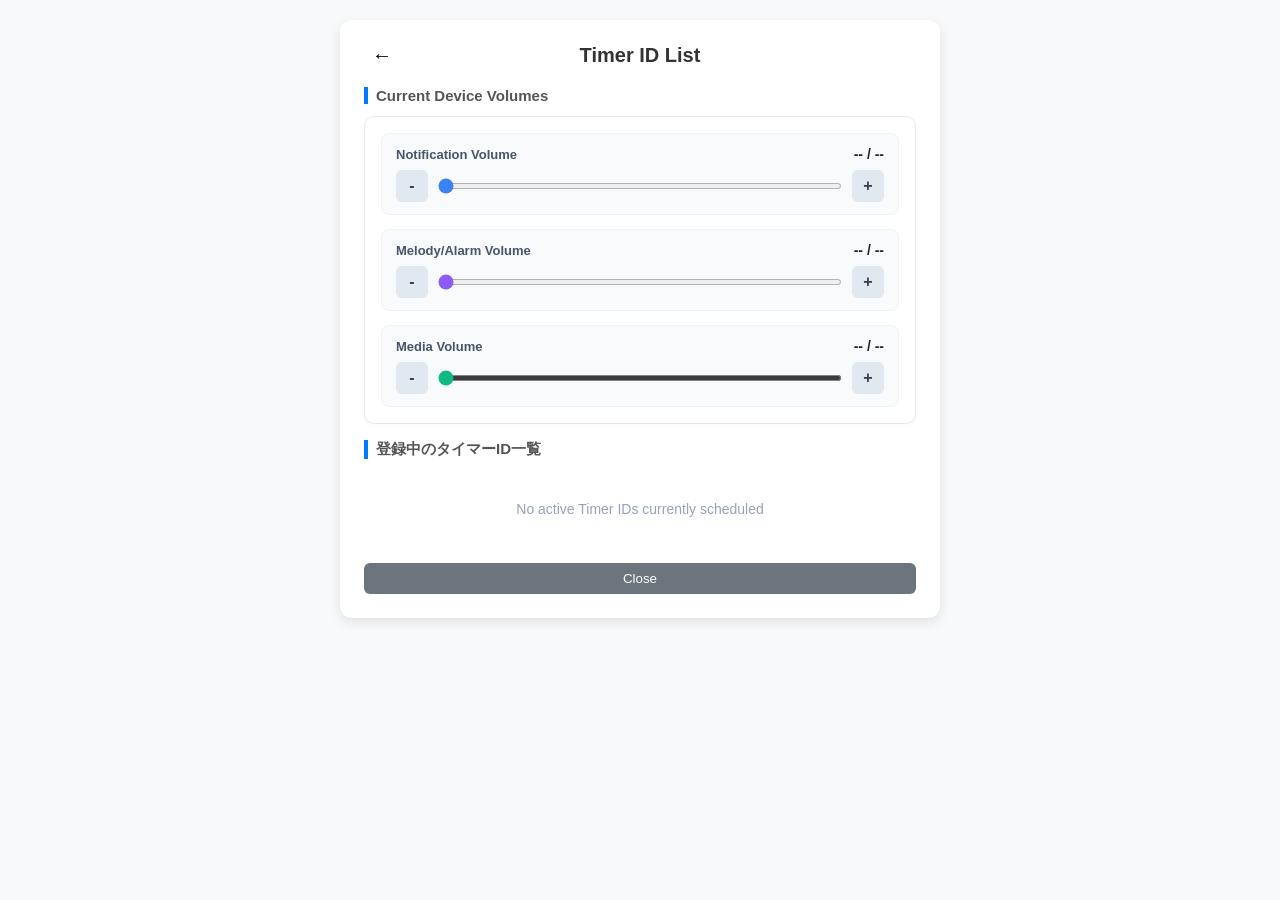
<file: app/src/main/assets/timer-id-list.html>
<!DOCTYPE html>
<html lang="ja">
<head>
    <meta charset="UTF-8">
    <meta name="viewport" content="width=device-width, initial-scale=1.0">
    <title>Floating Task - Timer ID List</title>
    <link rel="stylesheet" href="style.css">
    <script src="translations.js"></script>
    <script src="app.js"></script>
    <script src="ui-core.js"></script>
    <script src="modal-manager.js"></script>
    <script src="system-handler.js"></script>
    <style>
        html, body {
            overflow: auto !important;
            height: auto !important;
        }
        body {
            background-color: #f8f9fa;
            padding: 20px 20px 40px 20px;
            font-family: 'Helvetica Neue', Arial, 'Hiragino Kaku Gothic ProN', 'Hiragino Sans', Meiryo, sans-serif;
            color: #333;
            margin: 0;
            overflow-x: hidden;
            display: block;
        }
        .container {
            max-width: 600px;
            margin: 0 auto;
            background: white;
            padding: 24px;
            border-radius: 12px;
            box-shadow: 0 4px 12px rgba(0,0,0,0.1);
        }
        h1 {
            font-size: 20px;
            margin: 0;
            text-align: center;
        }
        .header {
            display: flex;
            align-items: center;
            margin-bottom: 20px;
            justify-content: center;
            position: relative;
        }
        .btn-back {
            position: absolute;
            left: 0;
            background: none;
            border: none;
            font-size: 20px;
            cursor: pointer;
            padding: 8px;
        }
        .section-title {
            font-weight: bold;
            font-size: 15px;
            margin-bottom: 12px;
            color: #555;
            border-left: 4px solid #007bff;
            padding-left: 8px;
        }
        .card {
            background: #fff;
            border: 1px solid #e2e8f0;
            border-radius: 10px;
            padding: 16px;
            margin-bottom: 16px;
            box-shadow: 0 2px 4px rgba(0,0,0,0.02);
        }
        .volume-grid {
            display: flex;
            flex-direction: column;
            gap: 14px;
        }
        .volume-item {
            background: #f8fafc;
            border: 1px solid #edf2f7;
            padding: 12px 14px;
            border-radius: 8px;
        }
        .volume-header {
            display: flex;
            justify-content: space-between;
            align-items: center;
            margin-bottom: 8px;
        }
        .volume-label {
            font-size: 13px;
            color: #475569;
            font-weight: bold;
        }
        .volume-val-text {
            font-size: 14px;
            font-weight: bold;
            color: #1e293b;
        }
        .volume-controls {
            display: flex;
            align-items: center;
            gap: 8px;
        }
        .vol-btn {
            background: #e2e8f0;
            color: #334155;
            border: none;
            width: 32px;
            height: 32px;
            border-radius: 6px;
            font-size: 16px;
            font-weight: bold;
            cursor: pointer;
            display: flex;
            align-items: center;
            justify-content: center;
            user-select: none;
        }
        .vol-btn:active {
            background: #cbd5e1;
        }
        .vol-slider {
            flex: 1;
            height: 6px;
            accent-color: #3b82f6;
            cursor: pointer;
        }
        #volAlarmRange {
            accent-color: #8b5cf6;
        }
        #volMediaRange {
            accent-color: #10b981;
        }
        .timer-card {
            background: #ffffff;
            border: 1px solid #cbd5e1;
            border-left: 5px solid #3b82f6;
            border-radius: 8px;
            padding: 14px 16px;
            margin-bottom: 12px;
            position: relative;
        }
        .timer-card.type-reminder {
            border-left-color: #8b5cf6;
        }
        .timer-card.type-interval {
            border-left-color: #f59e0b;
        }
        .timer-card.expired {
            border-left-color: #ef4444;
            background: #fef2f2;
        }
        .timer-header {
            display: flex;
            justify-content: space-between;
            align-items: center;
            margin-bottom: 8px;
        }
        .timer-id-badge {
            background: #e2e8f0;
            color: #334155;
            font-size: 11px;
            font-weight: bold;
            padding: 2px 8px;
            border-radius: 12px;
            font-family: monospace;
        }
        .timer-type-badge {
            font-size: 11px;
            font-weight: bold;
            padding: 3px 8px;
            border-radius: 4px;
            color: white;
            background: #3b82f6;
        }
        .type-reminder .timer-type-badge {
            background: #8b5cf6;
        }
        .type-interval .timer-type-badge {
            background: #f59e0b;
        }
        .timer-task-text {
            font-size: 15px;
            font-weight: bold;
            color: #1e293b;
            margin-bottom: 8px;
        }
        .timer-detail-row {
            display: flex;
            font-size: 13px;
            margin-bottom: 4px;
            color: #475569;
        }
        .timer-detail-label {
            width: 100px;
            flex-shrink: 0;
            color: #64748b;
        }
        .timer-detail-value {
            font-weight: 500;
            word-break: break-all;
        }
        .remaining-highlight {
            font-size: 16px;
            font-weight: bold;
            color: #2563eb;
            margin-top: 6px;
            background: #eff6ff;
            padding: 6px 10px;
            border-radius: 6px;
            display: inline-block;
        }
        .timer-card.expired .remaining-highlight {
            color: #dc2626;
            background: #fee2e2;
        }
        .empty-msg {
            text-align: center;
            padding: 30px 10px;
            color: #94a3b8;
            font-size: 14px;
        }
        /* Custom Modal Overlay */
        .modal-overlay {
            display: none;
            position: fixed;
            top: 0; left: 0; width: 100%; height: 100%;
            background: rgba(0,0,0,0.5);
            z-index: 2000;
            align-items: center;
            justify-content: center;
        }
        .modal-content {
            background: white;
            padding: 20px;
            border-radius: 12px;
            width: 90%;
            max-width: 450px;
            max-height: 85vh;
            overflow-y: auto;
        }
        .modal-title { font-weight: bold; margin-bottom: 12px; white-space: pre-wrap; }
        .modal-actions { display: flex; justify-content: flex-end; gap: 8px; }
    </style>
</head>
<body>
    <div class="container">
        <div class="header">
            <button class="btn-back" onclick="goBack()">←</button>
            <h1 data-i18n="timer_id_list_title">タイマーIDリスト</h1>
        </div>

        <div class="section-title" data-i18n="label_device_volume">現在の端末音量・音量調整</div>
        <div class="card">
            <div class="volume-grid">
                <div class="volume-item">
                    <div class="volume-header">
                        <span class="volume-label" id="lblNotifVol" data-i18n="label_notification_volume">通知音量</span>
                        <span class="volume-val-text" id="volNotifText">-- / --</span>
                    </div>
                    <div class="volume-controls">
                        <button class="vol-btn" onclick="adjustVolume('notification', -1)" aria-label="通知音量を下げる">-</button>
                        <input type="range" class="vol-slider" id="volNotifRange" aria-labelledby="lblNotifVol" min="0" max="15" value="0"
                               oninput="onVolumeSliderInput('notification', this.value)"
                               onchange="onVolumeSliderChange('notification', this.value)"
                               onmousedown="isUserInteracting = true"
                               onmouseup="isUserInteracting = false"
                               ontouchstart="isUserInteracting = true"
                               ontouchend="isUserInteracting = false">
                        <button class="vol-btn" onclick="adjustVolume('notification', 1)" aria-label="通知音量を上げる">+</button>
                    </div>
                </div>

                <div class="volume-item">
                    <div class="volume-header">
                        <span class="volume-label" id="lblAlarmVol" data-i18n="label_alarm_volume">メロディ/アラーム音量</span>
                        <span class="volume-val-text" id="volAlarmText">-- / --</span>
                    </div>
                    <div class="volume-controls">
                        <button class="vol-btn" onclick="adjustVolume('alarm', -1)" aria-label="アラーム音量を下げる">-</button>
                        <input type="range" class="vol-slider" id="volAlarmRange" aria-labelledby="lblAlarmVol" min="0" max="15" value="0"
                               oninput="onVolumeSliderInput('alarm', this.value)"
                               onchange="onVolumeSliderChange('alarm', this.value)"
                               onmousedown="isUserInteracting = true"
                               onmouseup="isUserInteracting = false"
                               ontouchstart="isUserInteracting = true"
                               ontouchend="isUserInteracting = false">
                        <button class="vol-btn" onclick="adjustVolume('alarm', 1)" aria-label="アラーム音量を上げる">+</button>
                    </div>
                </div>

                <div class="volume-item">
                    <div class="volume-header">
                        <span class="volume-label" id="lblMediaVol" data-i18n="label_media_volume">メディア音量</span>
                        <span class="volume-val-text" id="volMediaText">-- / --</span>
                    </div>
                    <div class="volume-controls">
                        <button class="vol-btn" onclick="adjustVolume('media', -1)" aria-label="メディア音量を下げる">-</button>
                        <input type="range" class="vol-slider" id="volMediaRange" aria-labelledby="lblMediaVol" min="0" max="15" value="0"
                               oninput="onVolumeSliderInput('media', this.value)"
                               onchange="onVolumeSliderChange('media', this.value)"
                               onmousedown="isUserInteracting = true"
                               onmouseup="isUserInteracting = false"
                               ontouchstart="isUserInteracting = true"
                               ontouchend="isUserInteracting = false">
                        <button class="vol-btn" onclick="adjustVolume('media', 1)" aria-label="メディア音量を上げる">+</button>
                    </div>
                </div>
            </div>
        </div>

        <div class="section-title">登録中のタイマーID一覧</div>
        <div id="timerListContainer">
            <div class="empty-msg" data-i18n="msg_no_active_timers">現在アクティブなタイマーIDはありません</div>
        </div>

        <button class="btn btn-secondary" style="width: 100%; margin-top: 16px;" onclick="goBack()" data-i18n="btn_close">閉じる</button>
    </div>

    <!-- Modal overlay -->
    <div id="customModal" class="modal-overlay">
        <div class="modal-content">
            <div id="modalTitle" class="modal-title"></div>
            <div class="modal-actions">
                <button id="modalConfirmBtn" class="btn btn-primary" onclick="closeModal()">OK</button>
            </div>
        </div>
    </div>

    <script>
        let isUserInteracting = false;
        const currentVolumes = { notification: 0, alarm: 0, media: 0 };
        const maxVolumes = { notification: 15, alarm: 15, media: 15 };

        function goBack() {
            location.href = 'developer-settings.html';
        }

        function handleBack() {
            goBack();
            return true;
        }

        function updateVolumeDisplay() {
            if (isUserInteracting) return;
            if (typeof Android !== 'undefined' && typeof Android.getAudioVolumeInfo === 'function') {
                try {
                    const infoJson = Android.getAudioVolumeInfo();
                    const info = JSON.parse(infoJson);

                    // Notification
                    currentVolumes.notification = info.notificationVolume ?? 0;
                    maxVolumes.notification = info.notificationMaxVolume ?? 15;
                    const rNotif = document.getElementById('volNotifRange');
                    if (rNotif) {
                        rNotif.max = maxVolumes.notification;
                        rNotif.value = currentVolumes.notification;
                    }
                    document.getElementById('volNotifText').textContent = `${currentVolumes.notification} / ${maxVolumes.notification}`;

                    // Alarm
                    currentVolumes.alarm = info.alarmVolume ?? 0;
                    maxVolumes.alarm = info.alarmMaxVolume ?? 15;
                    const rAlarm = document.getElementById('volAlarmRange');
                    if (rAlarm) {
                        rAlarm.max = maxVolumes.alarm;
                        rAlarm.value = currentVolumes.alarm;
                    }
                    document.getElementById('volAlarmText').textContent = `${currentVolumes.alarm} / ${maxVolumes.alarm}`;

                    // Media
                    currentVolumes.media = info.mediaVolume ?? 0;
                    maxVolumes.media = info.mediaMaxVolume ?? 15;
                    const rMedia = document.getElementById('volMediaRange');
                    if (rMedia) {
                        rMedia.max = maxVolumes.media;
                        rMedia.value = currentVolumes.media;
                    }
                    document.getElementById('volMediaText').textContent = `${currentVolumes.media} / ${maxVolumes.media}`;
                } catch (e) {
                    console.error('Error reading volume info:', e);
                }
            }
        }

        function onVolumeSliderInput(type, val) {
            isUserInteracting = true;
            const targetVal = parseInt(val) || 0;
            currentVolumes[type] = targetVal;

            if (type === 'notification') {
                document.getElementById('volNotifText').textContent = `${targetVal} / ${maxVolumes.notification}`;
            } else if (type === 'alarm') {
                document.getElementById('volAlarmText').textContent = `${targetVal} / ${maxVolumes.alarm}`;
            } else if (type === 'media') {
                document.getElementById('volMediaText').textContent = `${targetVal} / ${maxVolumes.media}`;
            }

            if (typeof Android !== 'undefined' && typeof Android.setAudioVolume === 'function') {
                Android.setAudioVolume(type, targetVal);
            }
        }

        function onVolumeSliderChange(type, val) {
            onVolumeSliderInput(type, val);
            setTimeout(() => { isUserInteracting = false; }, 300);
        }

        function adjustVolume(type, delta) {
            const current = currentVolumes[type] ?? 0;
            const max = maxVolumes[type] ?? 15;
            const nextVal = Math.max(0, Math.min(max, current + delta));
            onVolumeSliderInput(type, nextVal);
            setTimeout(() => { isUserInteracting = false; }, 300);
        }

        function formatDateTime(timestamp) {
            if (!timestamp) return '--';
            const date = new Date(timestamp);
            const y = date.getFullYear();
            const m = String(date.getMonth() + 1).padStart(2, '0');
            const d = String(date.getDate()).padStart(2, '0');
            const days = ['日', '月', '火', '水', '木', '金', '土'];
            const dayStr = days[date.getDay()];
            const hh = String(date.getHours()).padStart(2, '0');
            const mm = String(date.getMinutes()).padStart(2, '0');
            const ss = String(date.getSeconds()).padStart(2, '0');
            return `${y}/${m}/${d} (${dayStr}) ${hh}:${mm}:${ss}`;
        }

        function formatRemaining(ms) {
            if (ms <= 0) return '再生予定時刻を過ぎています';
            const totalSec = Math.floor(ms / 1000);
            const days = Math.floor(totalSec / 86400);
            const hours = Math.floor((totalSec % 86400) / 3600);
            const mins = Math.floor((totalSec % 3600) / 60);
            const secs = totalSec % 60;

            let result = '';
            if (days > 0) result += `${days}日 `;
            if (hours > 0 || days > 0) result += `${hours}時間 `;
            result += `${mins}分 ${secs}秒`;
            return result;
        }

        function getMelodyDisplayName(melody, melodyName) {
            if (!melody || melody === 'default') return getTranslation('melody_default');
            if (melody === 'alarm') return getTranslation('melody_alarm');
            if (melody === 'chime') return getTranslation('melody_chime');
            if (melody === 'none') return getTranslation('melody_none');
            if (melody.startsWith('content://')) {
                return melodyName ? `端末内: ${melodyName}` : '端末内サウンド';
            }
            return melody;
        }

        function getAudioAttrDisplayName(attr) {
            const mode = attr || 'alarm';
            if (mode === 'notification') return '通知 (Notification)';
            if (mode === 'media') return 'メディア (Media)';
            return 'アラーム (Alarm)';
        }

        function handleReschedule(type, taskIdVal, reminderTimeStr) {
            let taskName = '';
            const taskIdNum = parseInt(taskIdVal);

            let storedTasks = [];
            try {
                const raw = localStorage.getItem('tasks');
                if (raw) storedTasks = JSON.parse(raw);
            } catch (e) { console.error(e); }

            const task = storedTasks.find(t => t.id === taskIdNum);

            if (type === 'cycle' && task) {
                taskName = task.text;
                if (typeof repeatTimerCore === 'function') {
                    repeatTimerCore(taskIdNum);
                } else {
                    task.startTime = Date.now();
                    task.lastScheduledAt = Date.now();
                    if (typeof Android !== 'undefined' && Android.setTimerAlarm) {
                        const dur = Math.max(0, (task.startTime + task.durationMs) - Date.now());
                        Android.setTimerAlarm(task.id, task.text, dur, task.melody || 'default', task.melodyMode || 'once', task.audioAttribute || 'alarm');
                    }
                    localStorage.setItem('tasks', JSON.stringify(storedTasks));
                }
            } else if (type === 'reminder' && task) {
                taskName = `${task.text}${reminderTimeStr ? ' (' + reminderTimeStr + ')' : ''}`;
                task.lastScheduledAt = Date.now();
                if (typeof Android !== 'undefined' && Android.setReminderAlarms) {
                    const reminders = (task.reminders || []).map(r => ({
                        time: r.time,
                        message: r.message,
                        melody: r.melody || 'default',
                        melodyName: r.melodyName || '',
                        melodyMode: r.melodyMode || 'once'
                    }));
                    Android.setReminderAlarms(task.id, task.text, JSON.stringify(reminders));
                }
                localStorage.setItem('tasks', JSON.stringify(storedTasks));
            } else if (type === 'interval') {
                const intervalMins = parseInt(localStorage.getItem('recheckInterval') || '0');
                if (intervalMins > 0) {
                    taskName = 'インターバル通知';
                    localStorage.setItem('intervalLastScheduledAt', Date.now().toString());
                    if (typeof Android !== 'undefined' && Android.setIntervalAlarm) {
                        Android.setIntervalAlarm(intervalMins);
                    }
                }
            }

            if (taskName) {
                showModal(getTranslation('msg_rescheduled_success', taskName), { hideCancel: true });
            }
            renderTimerList();
        }

        function renderTimerList() {
            const container = document.getElementById('timerListContainer');
            if (!container) return;

            const now = Date.now();
            const timerItems = [];

            // 1. tasks から周期タイマー・リマインドタイマーを抽出
            let storedTasks = [];
            try {
                const raw = localStorage.getItem('tasks');
                if (raw) storedTasks = JSON.parse(raw);
            } catch (e) {
                console.error('Error loading tasks:', e);
            }

            storedTasks.forEach(task => {
                const lastSched = task.lastScheduledAt || task.startTime || task.id;

                // 周期タイマー
                if (task.durationMs && task.startTime) {
                    const scheduledTime = task.startTime + task.durationMs;
                    const remainingMs = scheduledTime - now;
                    const reqCode = Math.abs(task.id % 2147483647);

                    const attr = task.audioAttribute || localStorage.getItem('melodyAudioAttribute') || 'alarm';

                    timerItems.push({
                        type: 'cycle',
                        typeLabel: '周期 (タイマー)',
                        idStr: `ID: ${task.id} (ReqCode: ${reqCode})`,
                        taskText: task.text,
                        taskId: task.id,
                        lastScheduledAt: lastSched,
                        scheduledTime: scheduledTime,
                        remainingMs: remainingMs,
                        melody: getMelodyDisplayName(task.melody, task.melodyName),
                        melodyMode: task.melodyMode === 'loop' ? 'ループ (エンドレス)' : '1回のみ',
                        audioAttr: getAudioAttrDisplayName(attr),
                        completed: !!task.completed
                    });
                }

                // リマインドタイマー
                if (Array.isArray(task.reminders)) {
                    task.reminders.forEach(rem => {
                        if (rem.time) {
                            const [h, m] = rem.time.split(':').map(Number);
                            const schedDate = new Date();
                            schedDate.setHours(h, m, 0, 0);
                            if (schedDate.getTime() <= now) {
                                schedDate.setDate(schedDate.getDate() + 1);
                            }
                            const scheduledTime = schedDate.getTime();
                            const remainingMs = scheduledTime - now;
                            const reqCode = Math.abs(hashCode(task.id.toString() + rem.time));

                            timerItems.push({
                                type: 'reminder',
                                typeLabel: `リマインド (${rem.time})`,
                                idStr: `ID: ${task.id}_${rem.time} (ReqCode: ${reqCode})`,
                                taskText: `${task.text}${rem.message ? ' - ' + rem.message : ''}`,
                                taskId: task.id,
                                reminderTime: rem.time,
                                lastScheduledAt: lastSched,
                                scheduledTime: scheduledTime,
                                remainingMs: remainingMs,
                                melody: getMelodyDisplayName(rem.melody, rem.melodyName),
                                melodyMode: rem.melodyMode === 'loop' ? 'ループ (エンドレス)' : '1回のみ',
                                audioAttr: getAudioAttrDisplayName(task.audioAttribute || localStorage.getItem('melodyAudioAttribute') || 'alarm'),
                                completed: !!task.completed
                            });
                        }
                    });
                }
            });

            // 2. インターバルアラーム
            const intervalMins = parseInt(localStorage.getItem('recheckInterval') || '0');
            if (intervalMins > 0) {
                const intervalLastSched = parseInt(localStorage.getItem('intervalLastScheduledAt') || '0') || Date.now();
                timerItems.push({
                    type: 'interval',
                    typeLabel: 'インターバル再確認',
                    idStr: `ID: interval_${intervalMins}m (ReqCode: 2)`,
                    taskText: `未完了タスクの再確認通知 (${intervalMins}分間隔)`,
                    taskId: 'system',
                    lastScheduledAt: intervalLastSched,
                    scheduledTime: null,
                    remainingMs: null,
                    melody: 'システムデフォルト',
                    melodyMode: '1回のみ',
                    audioAttr: '通知 (Notification)',
                    completed: false
                });
            }

            if (timerItems.length === 0) {
                container.innerHTML = `<div class="empty-msg" data-i18n="msg_no_active_timers">${getTranslation('msg_no_active_timers')}</div>`;
                return;
            }

            // 残り時間昇順でソート（指定なしは末尾）
            timerItems.sort((a, b) => {
                if (a.remainingMs === null) return 1;
                if (b.remainingMs === null) return -1;
                return a.remainingMs - b.remainingMs;
            });

            let html = '';
            timerItems.forEach(item => {
                const isExpired = item.remainingMs !== null && item.remainingMs <= 0;
                const cardClass = `timer-card type-${item.type} ${isExpired ? 'expired' : ''}`;

                html += `
                    <div class="${cardClass}">
                        <div class="timer-header">
                            <span class="timer-id-badge">${item.idStr}</span>
                            <span class="timer-type-badge">${item.typeLabel}</span>
                        </div>
                        <div class="timer-task-text">${escapeHtml(item.taskText)} ${item.completed ? '<span style="color:#10b981; font-size:12px;">(完了済み)</span>' : ''}</div>

                        <div class="timer-detail-row">
                            <div class="timer-detail-label" data-i18n="label_last_scheduled_time">最終予約日時:</div>
                            <div class="timer-detail-value">${formatDateTime(item.lastScheduledAt)}</div>
                        </div>

                        ${item.scheduledTime ? `
                        <div class="timer-detail-row">
                            <div class="timer-detail-label" data-i18n="label_scheduled_time">再生予定日時:</div>
                            <div class="timer-detail-value">${formatDateTime(item.scheduledTime)}</div>
                        </div>
                        ` : ''}

                        <div class="timer-detail-row">
                            <div class="timer-detail-label">メロディ/属性:</div>
                            <div class="timer-detail-value">${item.melody} / ${item.melodyMode} (${item.audioAttr})</div>
                        </div>

                        ${item.remainingMs !== null ? `
                        <div class="remaining-highlight">
                            ⏳ 残り時間: ${formatRemaining(item.remainingMs)}
                        </div>
                        ` : ''}

                        <div style="margin-top: 10px; display: flex; justify-content: flex-end;">
                            <button class="btn btn-secondary" style="font-size: 12px; padding: 4px 12px;" onclick="handleReschedule('${item.type}', '${item.taskId}', '${item.reminderTime || ''}')" data-i18n="btn_reschedule">
                                🔄 再予約
                            </button>
                        </div>
                    </div>
                `;
            });

            container.innerHTML = html;
        }

        function hashCode(str) {
            let hash = 0;
            for (let i = 0; i < str.length; i++) {
                hash = (hash << 5) - hash + str.charCodeAt(i);
                hash |= 0;
            }
            return hash;
        }

        function escapeHtml(str) {
            if (!str) return '';
            return String(str)
                .replace(/&/g, '&amp;')
                .replace(/</g, '&lt;')
                .replace(/>/g, '&gt;')
                .replace(/"/g, '&quot;');
        }

        document.addEventListener('DOMContentLoaded', () => {
            applyLanguage();
            updateVolumeDisplay();
            renderTimerList();

            // 1秒ごとにカウントダウンと音量をリアルタイム更新
            setInterval(() => {
                updateVolumeDisplay();
                renderTimerList();
            }, 1000);
        });
    </script>
</body>
</html>
</file>
<file: app/src/main/assets/style.css>
* {
    box-sizing: border-box;
}
html, body {
    height: 100%;
    margin: 0;
    padding: 0;
    overflow: hidden;
    width: 100%;
}
body {
    font-family: -apple-system, BlinkMacSystemFont, "Segoe UI", Roboto, Helvetica, Arial, sans-serif;
    background-color: #f8f9fa;
    color: #333;
    display: flex;
    flex-direction: column;
}
h1 { font-size: 20px; margin-bottom: 16px; }
.card {
    background: white;
    padding: 16px;
    border-radius: 12px;
    box-shadow: 0 2px 4px rgba(0,0,0,0.05);
}
/* Full Screen Styles */
#manager-view { display: none; }
.input-group { display: flex; gap: 8px; margin-bottom: 8px; }
.timer-group { display: flex; gap: 8px; margin-bottom: 16px; align-items: center; font-size: 14px; }
.timer-input { width: 60px; padding: 8px; border: 1px solid #ddd; border-radius: 6px; }
input[type="text"] {
    flex-grow: 1;
    padding: 8px 12px;
    border: 1px solid #ddd;
    border-radius: 6px;
}
.btn {
    padding: 8px 16px;
    border: none;
    border-radius: 6px;
    cursor: pointer;
    font-weight: 500;
}
.btn-primary { background-color: #007bff; color: white; }
.btn-secondary { background-color: #6c757d; color: white; }
.btn-edit { background-color: #ffc107; color: #333; padding: 4px 8px; font-size: 12px; margin-right: 4px; }
.btn-danger { background-color: #dc3545; color: white; padding: 4px 8px; font-size: 12px; }
.task-list { list-style: none; padding: 0; }
.task-item {
    display: flex;
    align-items: center;
    padding: 8px;
    border-bottom: 1px solid #eee;
    border-radius: 8px;
}
.task-item.dragging { opacity: 0.5; }
.task-item.timer-active { background-color: #fff9e6; margin-bottom: 4px; border-bottom: none; }
.timer-badge {
    font-size: 11px;
    background: #ffc107;
    padding: 2px 6px;
    border-radius: 4px;
    margin-right: 8px;
    font-weight: bold;
    white-space: nowrap;
}
.timer-expired {
    background: #dc3545 !important;
    color: white;
}
.drag-handle {
    cursor: grab;
    margin-right: 4px;
    color: #ccc;
    font-size: 20px;
    user-select: none;
    padding: 8px;
    touch-action: none;
    display: inline-flex;
    align-items: center;
    justify-content: center;
}
.btn-icon { padding: 4px 8px; font-size: 16px; background: none; border: none; cursor: pointer; }
.task-item:last-child { border-bottom: none; }
.task-text { flex-grow: 1; margin: 0 8px; }
.task-text.editable { cursor: pointer; }
.task-text.editable:hover { color: #007bff; }
.task-text.completed { text-decoration: line-through; color: #888; }

/* Floating View Styles */
#floating-view {
    display: none;
    background: transparent;
    width: 100%;
    height: 100%;
    flex-direction: column;
    flex-grow: 1;
}
.compact-container {
    display: flex;
    align-items: center;
    gap: 4px;
    padding-right: 4px;
    height: 100%;
    box-sizing: border-box;
    background: white;
    border-radius: 12px;
    overflow: hidden;
    flex-direction: row; /* Default */
}
.floating-task-single {
    flex-grow: 1;
    display: flex;
    align-items: center;
    font-size: 14px;
    overflow: hidden;
    min-width: 0;
}
.floating-label-collapsed {
    width: 100%;
    flex: 1;
    display: flex;
    flex-direction: column;
    align-items: center;
    justify-content: center;
    font-size: 12px;
    font-weight: bold;
    color: inherit;
    text-align: center;
    line-height: 1.1;
    cursor: pointer;
    background: #eee;
    user-select: none;
    padding: 4px 0;
    margin: 0;
    min-height: 52px;
    border-radius: 12px;
}
.floating-timer-collapsed {
    font-size: 11px;
    color: inherit;
    margin-top: 2px;
    font-weight: normal;
}
.ft-tiny {
    font-size: 8px;
    line-height: 1;
    opacity: 0.8;
    color: inherit;
}
.timer-collapsed-large {
    font-size: 18px;
    font-weight: bold;
    color: inherit;
    line-height: 1;
    margin-top: 1px;
}
.floating-drag-handle {
    width: 50px;
    flex-shrink: 0;
    border-right: 1px solid #ccc;
    background: #eee;
    font-size: 12px;
    font-weight: bold;
    color: #333;
    display: flex;
    flex-direction: column;
    align-items: center;
    justify-content: center;
    line-height: 1.1;
    padding: 0;
    user-select: none;
}
.floating-task-text {
    overflow: hidden;
    white-space: nowrap;
    text-overflow: ellipsis;
    margin-left: 4px;
    flex-grow: 1;
    min-width: 0;
    font-size: 12px; /* さらに少し小さく */
}
.floating-task-counter {
    font-size: 11px;
    color: #666;
    margin-left: 4px;
    flex-shrink: 0;
    white-space: nowrap;
}
.floating-controls {
    display: flex;
    align-items: center;
    gap: 2px;
    flex-shrink: 0;
}
.nav-btn-small {
    width: 32px;
    height: 32px;
    background: #eee;
    border: 1px solid #ccc;
    border-radius: 4px;
    cursor: pointer;
    font-size: 16px;
    display: flex;
    align-items: center;
    justify-content: center;
    padding: 0;
}
.btn-compact {
    width: 32px;
    height: 32px;
    background-color: #007bff;
    color: white;
    border: none;
    border-radius: 4px;
    cursor: pointer;
    font-size: 14px;
    display: flex;
    align-items: center;
    justify-content: center;
    padding: 0;
}

/* History Styles */
#history-view { display: none; }
.history-item {
    padding: 8px;
    border-bottom: 1px solid #eee;
    font-size: 14px;
    cursor: pointer;
}
.history-item:hover { background-color: #f0f0f0; }
.history-date { color: #888; font-size: 12px; }
.history-memo {
    margin-top: 4px;
    font-size: 13px;
    color: #555;
    white-space: pre-wrap;
    background: #fff9e6;
    padding: 4px 8px;
    border-radius: 4px;
    border-left: 3px solid #ffc107;
}

/* Floating Comment Area */
.floating-comment-container {
    display: flex;
    flex-direction: column;
    width: 100%;
    height: 100%;
    padding: 8px;
    gap: 8px;
}
.floating-comment-title {
    font-size: 12px;
    font-weight: bold;
    color: inherit;
}
.floating-comment-textarea {
    flex-grow: 1;
    width: 100%;
    padding: 6px;
    font-size: 13px;
    border: 1px solid #ddd;
    border-radius: 4px;
    resize: none;
    outline: none;
}
.floating-comment-actions {
    display: flex;
    justify-content: flex-end;
    gap: 8px;
}
.btn-tiny {
    padding: 4px 12px;
    font-size: 12px;
    border-radius: 4px;
}

/* Calendar Styles */
.calendar-container { margin-top: 10px; }
.calendar-month { text-align: center; font-weight: bold; margin-bottom: 10px; }
.calendar-grid {
    display: grid;
    grid-template-columns: repeat(7, 1fr);
    gap: 2px;
    border: 1px solid #eee;
}
.calendar-day {
    aspect-ratio: 1;
    display: flex;
    align-items: center;
    justify-content: center;
    position: relative;
    font-size: 12px;
    background: #fff;
}
.calendar-header {
    background: #f0f0f0;
    font-weight: bold;
    height: 30px;
}
.has-mark::after {
    content: attr(data-mark);
    position: absolute;
    width: 100%;
    height: 100%;
    top: 0;
    left: 0;
    display: flex;
    align-items: center;
    justify-content: center;
    font-size: 24px;
    opacity: 0.5;
    pointer-events: none;
    box-sizing: border-box;
}
.other-month { color: #ccc; }

.tab-container { display: flex; gap: 8px; margin-bottom: 16px; }
.tab-btn {
    flex: 1;
    padding: 8px;
    background: #eee;
    border: none;
    border-radius: 6px;
    cursor: pointer;
}
.tab-btn.active { background: #007bff; color: white; }

.nav-btn {
    margin-top: 20px;
    width: 100%;
    background-color: #6c757d;
    color: white;
}

/* Custom Modal Styles */
.modal-overlay {
    display: none;
    position: fixed;
    top: 0; left: 0; width: 100%; height: 100%;
    background: rgba(0,0,0,0.5);
    z-index: 1000;
    align-items: center;
    justify-content: center;
}
#taskModal { z-index: 1050; }
#customModal { z-index: 1100; }
#tempVisibilityModal { z-index: 1150; }
.modal-content {
    background: white;
    padding: 20px;
    border-radius: 12px;
    width: 90%;
    max-width: 450px;
    max-height: 85vh;
    overflow-y: auto;
}
.modal-title { font-weight: bold; margin-bottom: 12px; white-space: pre-wrap; }
.preview-section {
    margin-bottom: 16px;
    padding: 8px;
    background: #f9f9f9;
    border-radius: 8px;
    font-size: 13px;
}
.preview-title {
    font-weight: bold;
    margin-bottom: 8px;
    display: flex;
    align-items: center;
    gap: 8px;
}
.preview-item {
    margin-left: 24px;
    color: #555;
    white-space: pre-wrap;
}
.color-dot {
    display: inline-block;
    width: 12px;
    height: 12px;
    border-radius: 2px;
    border: 1px solid #ddd;
    vertical-align: middle;
    margin: 0 4px;
}
.modal-input {
    width: 100%;
    padding: 8px;
    margin-bottom: 16px;
    border: 1px solid #ddd;
    border-radius: 4px;
    box-sizing: border-box;
}
.modal-actions { display: flex; justify-content: flex-end; gap: 8px; }

/* Color Rule Styles */
.color-rule-item {
    display: flex;
    align-items: center;
    gap: 8px;
    margin-bottom: 8px;
    padding: 8px;
    background: #f8f9fa;
    border-radius: 8px;
    border: 1px solid #eee;
}
.color-input-wrapper {
    display: flex;
    flex-direction: column;
    align-items: center;
    gap: 2px;
}
.color-input-label {
    font-size: 10px;
    color: #666;
}
input[type="color"] {
    width: 30px;
    height: 30px;
    padding: 0;
    border: none;
    border-radius: 4px;
    cursor: pointer;
    background: none;
}
.color-preview-hex {
    font-family: monospace;
    font-size: 10px;
    padding: 4px;
    border-radius: 4px;
    min-width: 70px;
    text-align: center;
    display: flex;
    flex-direction: column;
    justify-content: center;
    line-height: 1.1;
}
.threshold-input-group {
    display: flex;
    align-items: center;
    gap: 4px;
    flex-grow: 1;
}
.threshold-input {
    width: 50px;
    padding: 4px;
    border: 1px solid #ddd;
    border-radius: 4px;
    text-align: center;
}

/* Settings Grid and Tiles */
.settings-grid {
    display: grid;
    grid-template-columns: repeat(3, 1fr);
    gap: 12px;
    margin-top: 12px;
}

.setting-tile {
    aspect-ratio: 1 / 1;
    display: flex;
    flex-direction: column;
    align-items: center;
    justify-content: center;
    text-align: center;
    padding: 8px;
    border-radius: 16px;
    background-color: white;
    cursor: pointer;
    border: 2.5px solid #eee;
    box-shadow: 0 4px 6px rgba(0,0,0,0.05);
    transition: transform 0.1s, box-shadow 0.1s;
    user-select: none;
    -webkit-tap-highlight-color: transparent;
}

.setting-tile:active {
    transform: scale(0.95);
    box-shadow: 0 2px 4px rgba(0,0,0,0.05);
}

.tile-icon {
    font-size: 28px;
    margin-bottom: 4px;
}

.tile-label {
    font-size: 11px;
    font-weight: bold;
    line-height: 1.2;
    word-break: break-all;
    white-space: pre-line;
    color: #333;
}

/* Tile Border Colors based on the previous gradients */
.tile-perm {
    border-color: #43cea2;
}
.tile-float {
    border-color: #8e2de2;
}
.tile-task {
    border-color: #56ab2f;
}
.tile-melody {
    border-color: #f80759;
}
.tile-reward {
    border-color: #f2994a;
}
.tile-data {
    border-color: #2b5876;
}
.tile-dev {
    border-color: #606c88;
}

@media (max-width: 350px) {
    .settings-grid {
        grid-template-columns: repeat(2, 1fr);
    }
}
</file>
